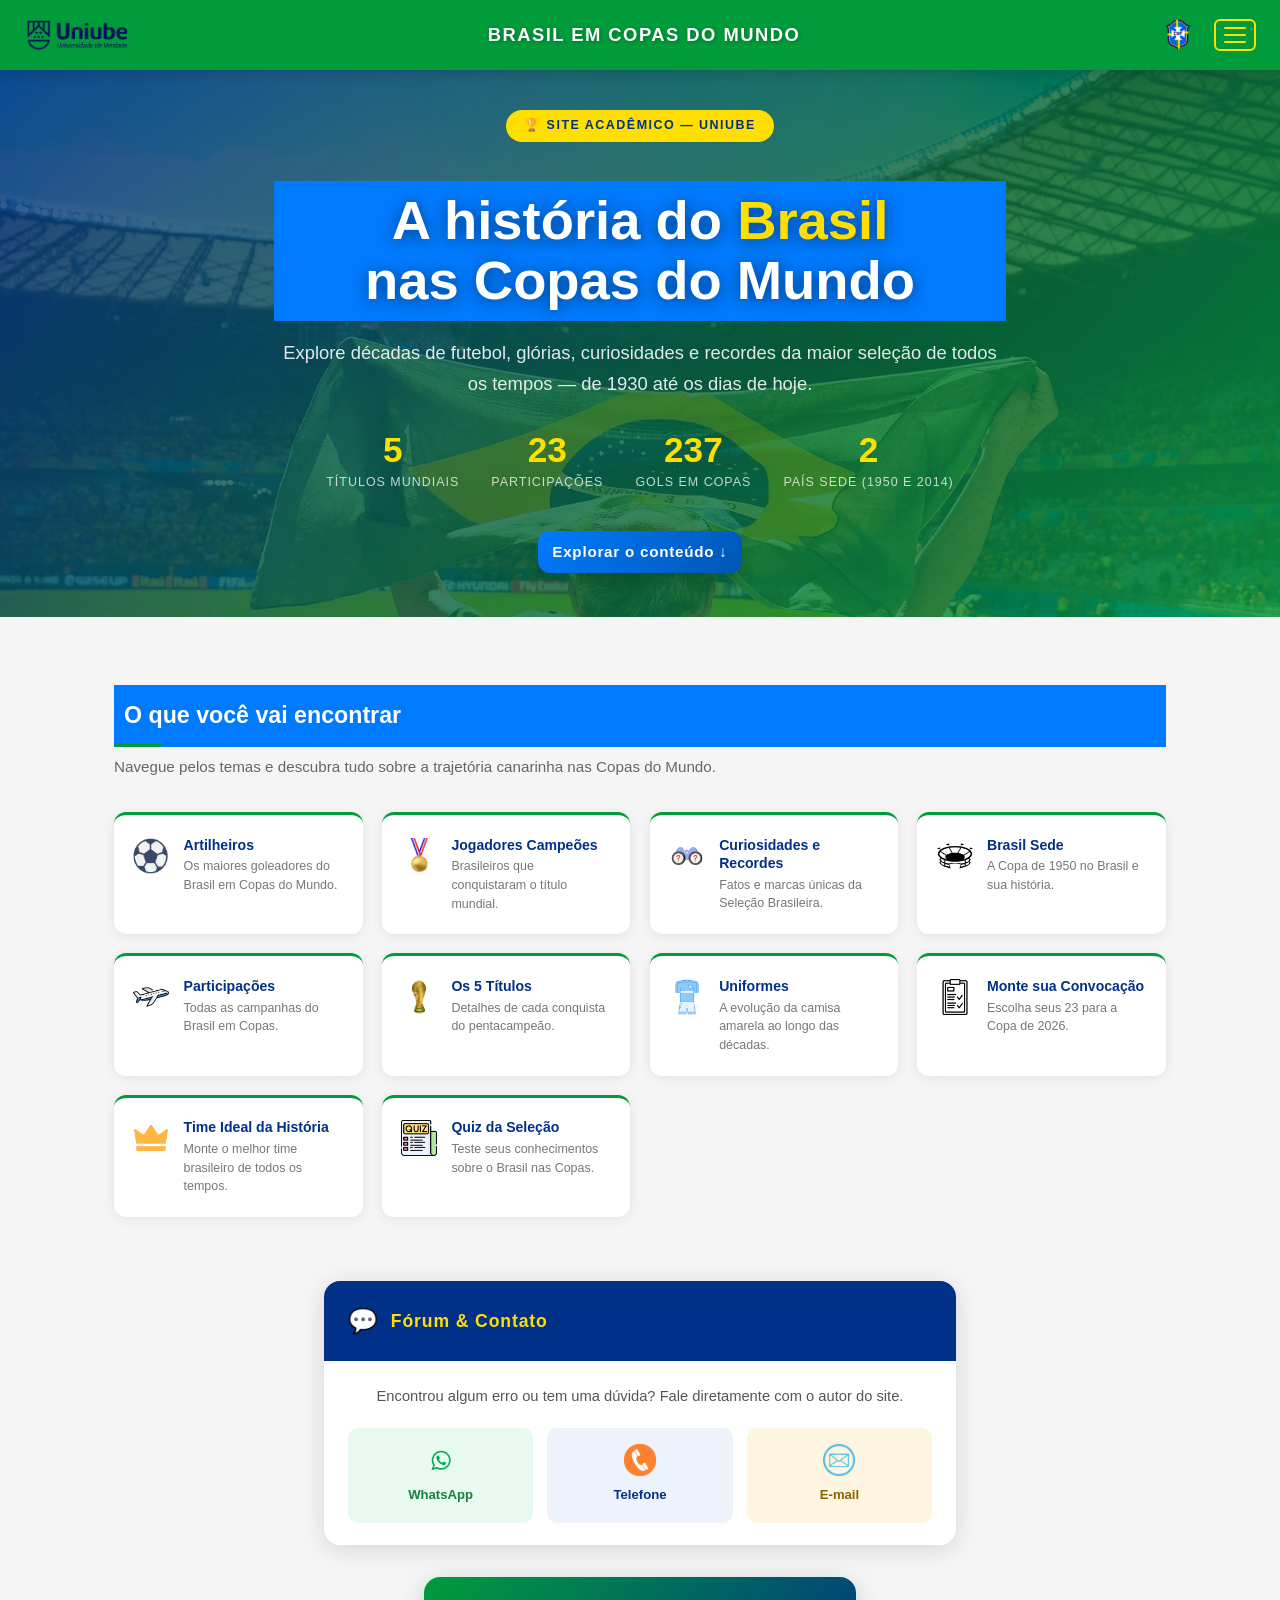
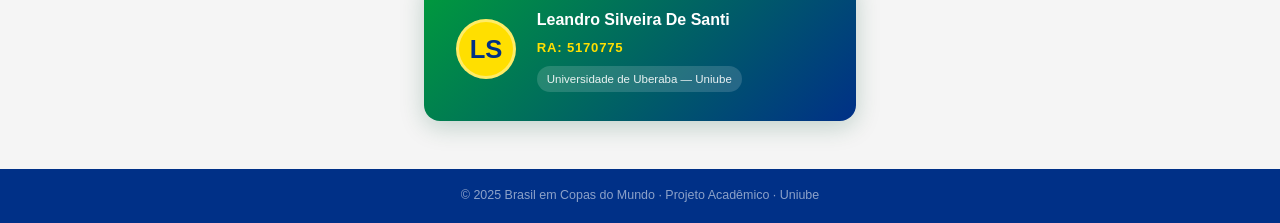
<file: index.html>
<!DOCTYPE html>
<html lang="pt-br">
<head>
    <meta charset="UTF-8">
    <meta name="viewport" content="width=device-width, initial-scale=1.0">
    <title>Brasil em Copas do Mundo</title>

    <!-- Google Tag Manager -->
    <script>(function(w,d,s,l,i){w[l]=w[l]||[];w[l].push({'gtm.start':
    new Date().getTime(),event:'gtm.js'});var f=d.getElementsByTagName(s)[0],
    j=d.createElement(s),dl=l!='dataLayer'?'&l='+l:'';j.async=true;j.src=
    'https://www.googletagmanager.com/gtm.js?id='+i+dl;f.parentNode.insertBefore(j,f);
    })(window,document,'script','dataLayer','GTM-WJT45FRX');</script>

    <!-- Google tag (gtag.js) -->
    <script async src="https://www.googletagmanager.com/gtag/js?id=G-67EZPYMGFR"></script>
    <script>
      window.dataLayer = window.dataLayer || [];
      function gtag(){dataLayer.push(arguments);}
      gtag('js', new Date());
      gtag('config', 'G-67EZPYMGFR');
    </script>

    <link rel="stylesheet" href="css/style.css">

    
</head>
<body>
    <!-- Google Tag Manager (noscript) -->
    <noscript><iframe src="https://www.googletagmanager.com/ns.html?id=GTM-WJT45FRX"
    height="0" width="0" style="display:none;visibility:hidden"></iframe></noscript>

    <!-- ===== HEADER ===== -->
    <header class="site-header">
        <a href="https://uniube.br/" target="_blank">
            <img src="imagens/Uniube.png" width="110" alt="Logo Uniube">
        </a>
        <h1>BRASIL EM COPAS DO MUNDO</h1>
        <img src="imagens/brasil.png" alt="Bandeira do Brasil" class="top-right-flag"
             onclick="window.scrollTo({top:0,behavior:'smooth'})">
        <button class="hamburger" id="hamburger"
                aria-label="Abrir menu" aria-expanded="false" aria-controls="menu-principal">
            <span></span><span></span><span></span>
        </button>
    </header>

    <!-- ===== MENU ===== -->
    <nav id="menu-principal" class="menu-principal" role="navigation">
        <a href="#rodape" id="dados-aluno">👤 Dados do Aluno</a>
        <a class="menu-link" href="artilheiros.html"><img src="imagens/bola.webp" class="bola-icon" alt="">Artilheiros do Brasil em Copas</a>
        <a class="menu-link" href="campeoes.html"><img src="imagens/medalha.png" class="bola-icon" alt="">Jogadores Brasileiros Campeões</a>
        <a class="menu-link" href="curiosidades_recordes.html"><img src="imagens/curiosidade.png" class="bola-icon" alt="">Curiosidades e Recordes</a>
        <a class="menu-link" href="pais_sede.html"><img src="imagens/estadio.png" class="bola-icon" alt="">Brasil como País Sede</a>
        <a class="menu-link" href="Participacoes.html"><img src="imagens/aviao.png" class="bola-icon" alt="">Participações do Brasil</a>
        <a class="menu-link" href="titulos.html"><img src="imagens/taça.png" class="bola-icon" alt="">Detalhes sobre os Títulos</a>
        <a class="menu-link" href="uniformes.html"><img src="imagens/uniforme.png" class="bola-icon" alt="">Histórico de Uniformes</a>
        <a class="menu-link" href="sua_convocacao.html"><img src="imagens/prancheta.png" class="bola-icon" alt="">Monte sua Convocação 2026</a>
        <a class="menu-link" href="dreamteam_campeoes.html"><img src="imagens/coroa.png" class="bola-icon" alt="">Time Ideal da História</a>
        <a class="menu-link" href="quiz.html"><img src="imagens/quiz.png" class="bola-icon" alt="">Quiz da Seleção</a>
    </nav>

    <!-- ===== HERO ===== -->
    <section class="hero">
        <div class="hero-bg" role="presentation"></div>
        <div class="hero-content">
            <span class="hero-badge">🏆 Site Acadêmico — Uniube</span>
            <h2 class="hero-titulo">
                A história do <span>Brasil</span><br>nas Copas do Mundo
            </h2>
            <p class="hero-subtitulo">
                Explore décadas de futebol, glórias, curiosidades e recordes
                da maior seleção de todos os tempos — de 1930 até os dias de hoje.
            </p>
            <div class="hero-stats">
                <div class="stat-item">
                    <span class="stat-numero">5</span>
                    <span class="stat-label">Títulos Mundiais</span>
                </div>
                <div class="stat-item">
                    <span class="stat-numero">23</span>
                    <span class="stat-label">Participações</span>
                </div>
                <div class="stat-item">
                    <span class="stat-numero">237</span>
                    <span class="stat-label">Gols em Copas</span>
                </div>
                <div class="stat-item">
                    <span class="stat-numero">2</span>
                    <span class="stat-label">País Sede (1950 e 2014)</span>
                </div>
            </div>
            <a href="#topicos" class="hero-cta">Explorar o conteúdo ↓</a>
        </div>
    </section>

    <!-- ===== TÓPICOS ===== -->
    <section class="secao" id="topicos">
        <h2 class="secao-titulo">O que você vai encontrar</h2>
        <p class="secao-desc">Navegue pelos temas e descubra tudo sobre a trajetória canarinha nas Copas do Mundo.</p>

        <div class="topicos-grid">
            <a class="topico-card" href="artilheiros.html">
                <img src="imagens/bola.webp" alt="">
                <div>
                    <div class="topico-card-titulo">Artilheiros</div>
                    <div class="topico-card-desc">Os maiores goleadores do Brasil em Copas do Mundo.</div>
                </div>
            </a>
            <a class="topico-card" href="campeoes.html">
                <img src="imagens/medalha.png" alt="">
                <div>
                    <div class="topico-card-titulo">Jogadores Campeões</div>
                    <div class="topico-card-desc">Brasileiros que conquistaram o título mundial.</div>
                </div>
            </a>
            <a class="topico-card" href="curiosidades_recordes.html">
                <img src="imagens/curiosidade.png" alt="">
                <div>
                    <div class="topico-card-titulo">Curiosidades e Recordes</div>
                    <div class="topico-card-desc">Fatos e marcas únicas da Seleção Brasileira.</div>
                </div>
            </a>
            <a class="topico-card" href="pais_sede.html">
                <img src="imagens/estadio.png" alt="">
                <div>
                    <div class="topico-card-titulo">Brasil Sede</div>
                    <div class="topico-card-desc">A Copa de 1950 no Brasil e sua história.</div>
                </div>
            </a>
            <a class="topico-card" href="Participacoes.html">
                <img src="imagens/aviao.png" alt="">
                <div>
                    <div class="topico-card-titulo">Participações</div>
                    <div class="topico-card-desc">Todas as campanhas do Brasil em Copas.</div>
                </div>
            </a>
            <a class="topico-card" href="titulos.html">
                <img src="imagens/taça.png" alt="">
                <div>
                    <div class="topico-card-titulo">Os 5 Títulos</div>
                    <div class="topico-card-desc">Detalhes de cada conquista do pentacampeão.</div>
                </div>
            </a>
            <a class="topico-card" href="uniformes.html">
                <img src="imagens/uniforme.png" alt="">
                <div>
                    <div class="topico-card-titulo">Uniformes</div>
                    <div class="topico-card-desc">A evolução da camisa amarela ao longo das décadas.</div>
                </div>
            </a>
            <a class="topico-card" href="sua_convocacao.html">
                <img src="imagens/prancheta.png" alt="">
                <div>
                    <div class="topico-card-titulo">Monte sua Convocação</div>
                    <div class="topico-card-desc">Escolha seus 23 para a Copa de 2026.</div>
                </div>
            </a>
            <a class="topico-card" href="dreamteam_campeoes.html">
                <img src="imagens/coroa.png" alt="">
                <div>
                    <div class="topico-card-titulo">Time Ideal da História</div>
                    <div class="topico-card-desc">Monte o melhor time brasileiro de todos os tempos.</div>
                </div>
            </a>
            <a class="topico-card" href="quiz.html">
                <img src="imagens/quiz.png" alt="">
                <div>
                    <div class="topico-card-titulo">Quiz da Seleção</div>
                    <div class="topico-card-desc">Teste seus conhecimentos sobre o Brasil nas Copas.</div>
                </div>
            </a>
        </div>
    </section>

    <!-- ===== FÓRUM / CONTATO ===== -->
    <section class="forum-secao">
        <div class="forum-card">
            <div class="forum-header">
                <span class="forum-header-icon">💬</span>
                <h3>Fórum & Contato</h3>
            </div>
            <div class="forum-body">
                <p>Encontrou algum erro ou tem uma dúvida? Fale diretamente com o autor do site.</p>
                <div class="contatos-grid">
                    <a href="https://web.whatsapp.com/" target="_blank" class="contato-btn whatsapp">
                        <img src="imagens/whatsapp.png" alt="WhatsApp">
                        WhatsApp
                    </a>
                    <a href="tel:+5534991875367" class="contato-btn telefone">
                        <img src="imagens/telefone.png" alt="Telefone">
                        Telefone
                    </a>
                    <a href="mailto:leandrosanti10@gmail.com" target="_blank" class="contato-btn email">
                        <img src="imagens/email.png" alt="E-mail">
                        E-mail
                    </a>
                </div>
            </div>
        </div>
    </section>

    <!-- ===== DADOS DO ALUNO ===== -->
    <section class="aluno-secao" id="rodape">
        <div class="aluno-card">
            <div class="aluno-avatar">LS</div>
            <div class="aluno-info">
                <h4>Leandro Silveira De Santi</h4>
                <div class="aluno-ra">RA: 5170775</div>
                <span class="aluno-badge">Universidade de Uberaba — Uniube</span>
            </div>
        </div>
    </section>

    <!-- ===== RODAPÉ ===== -->
    <footer class="footer-info">
        © 2025 Brasil em Copas do Mundo · Projeto Acadêmico · Uniube
    </footer>

    <script src="script.js"></script>
</body>
</html>
</file>
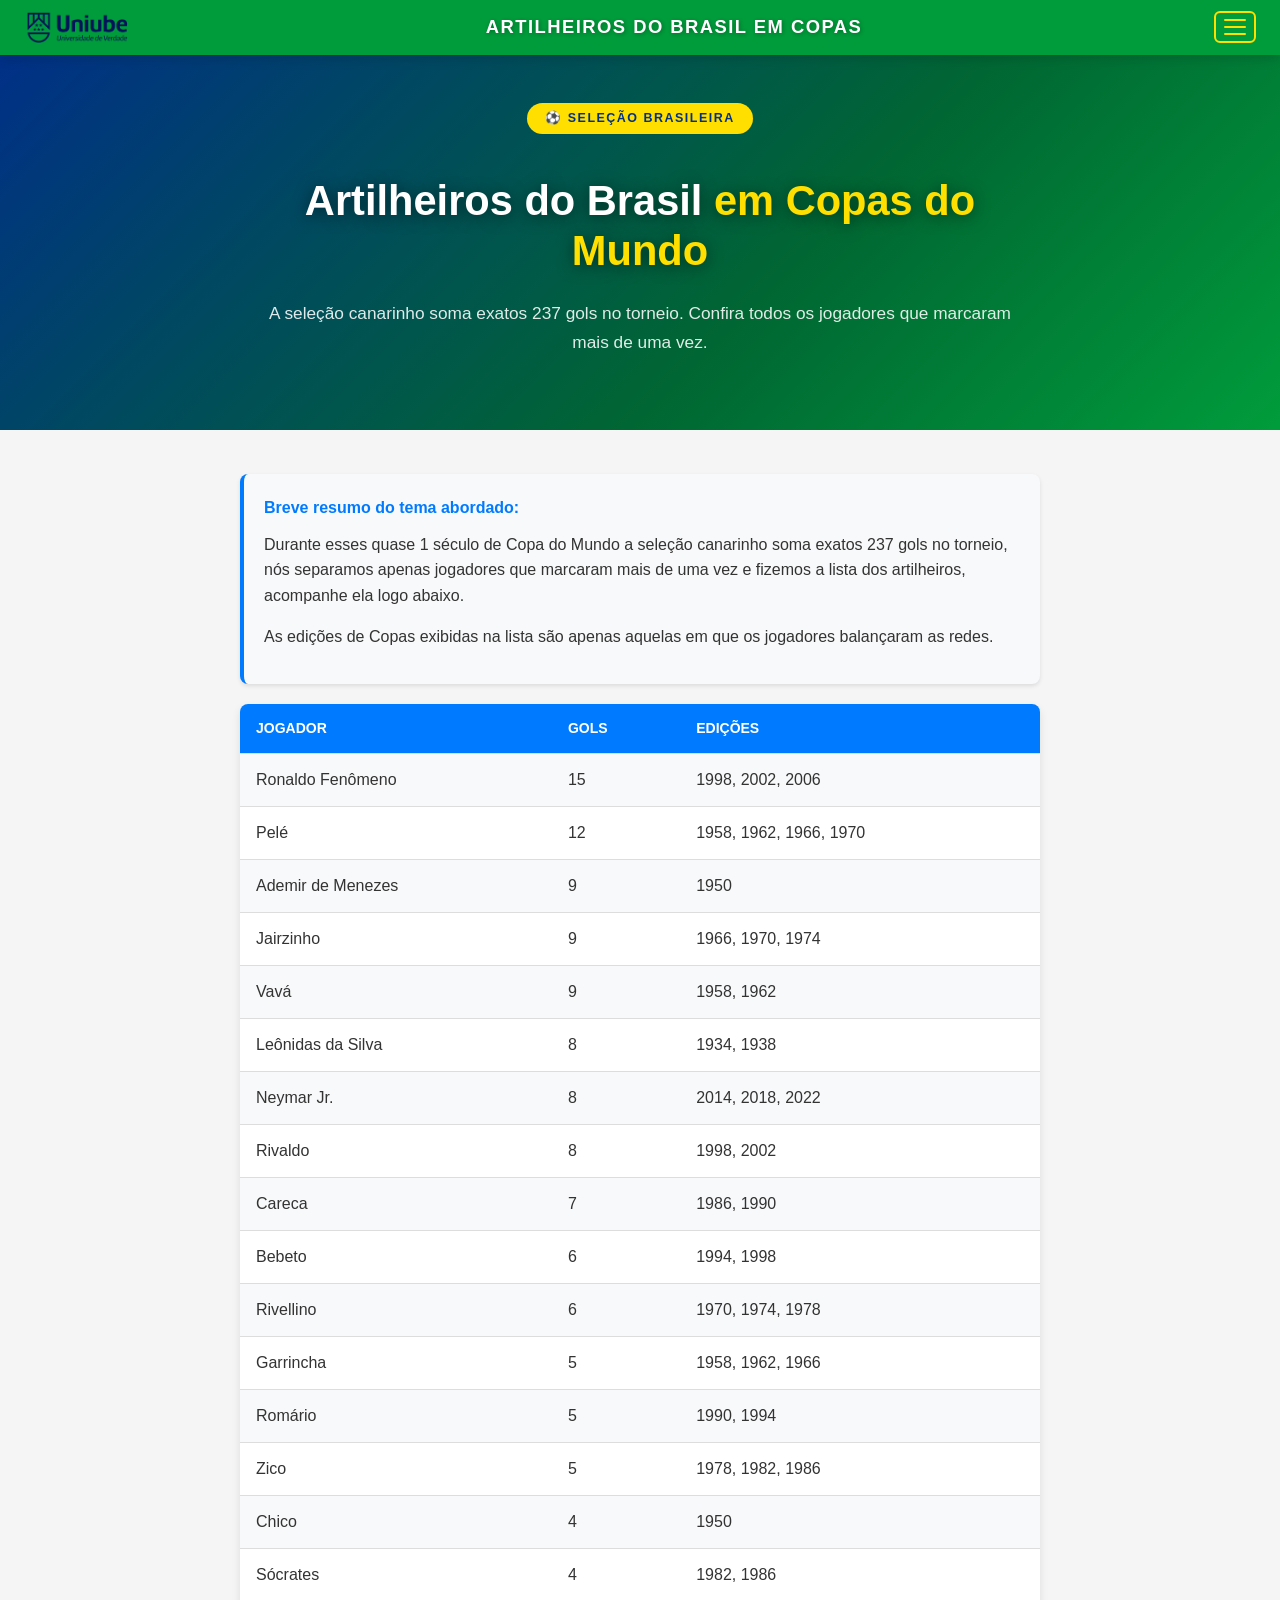
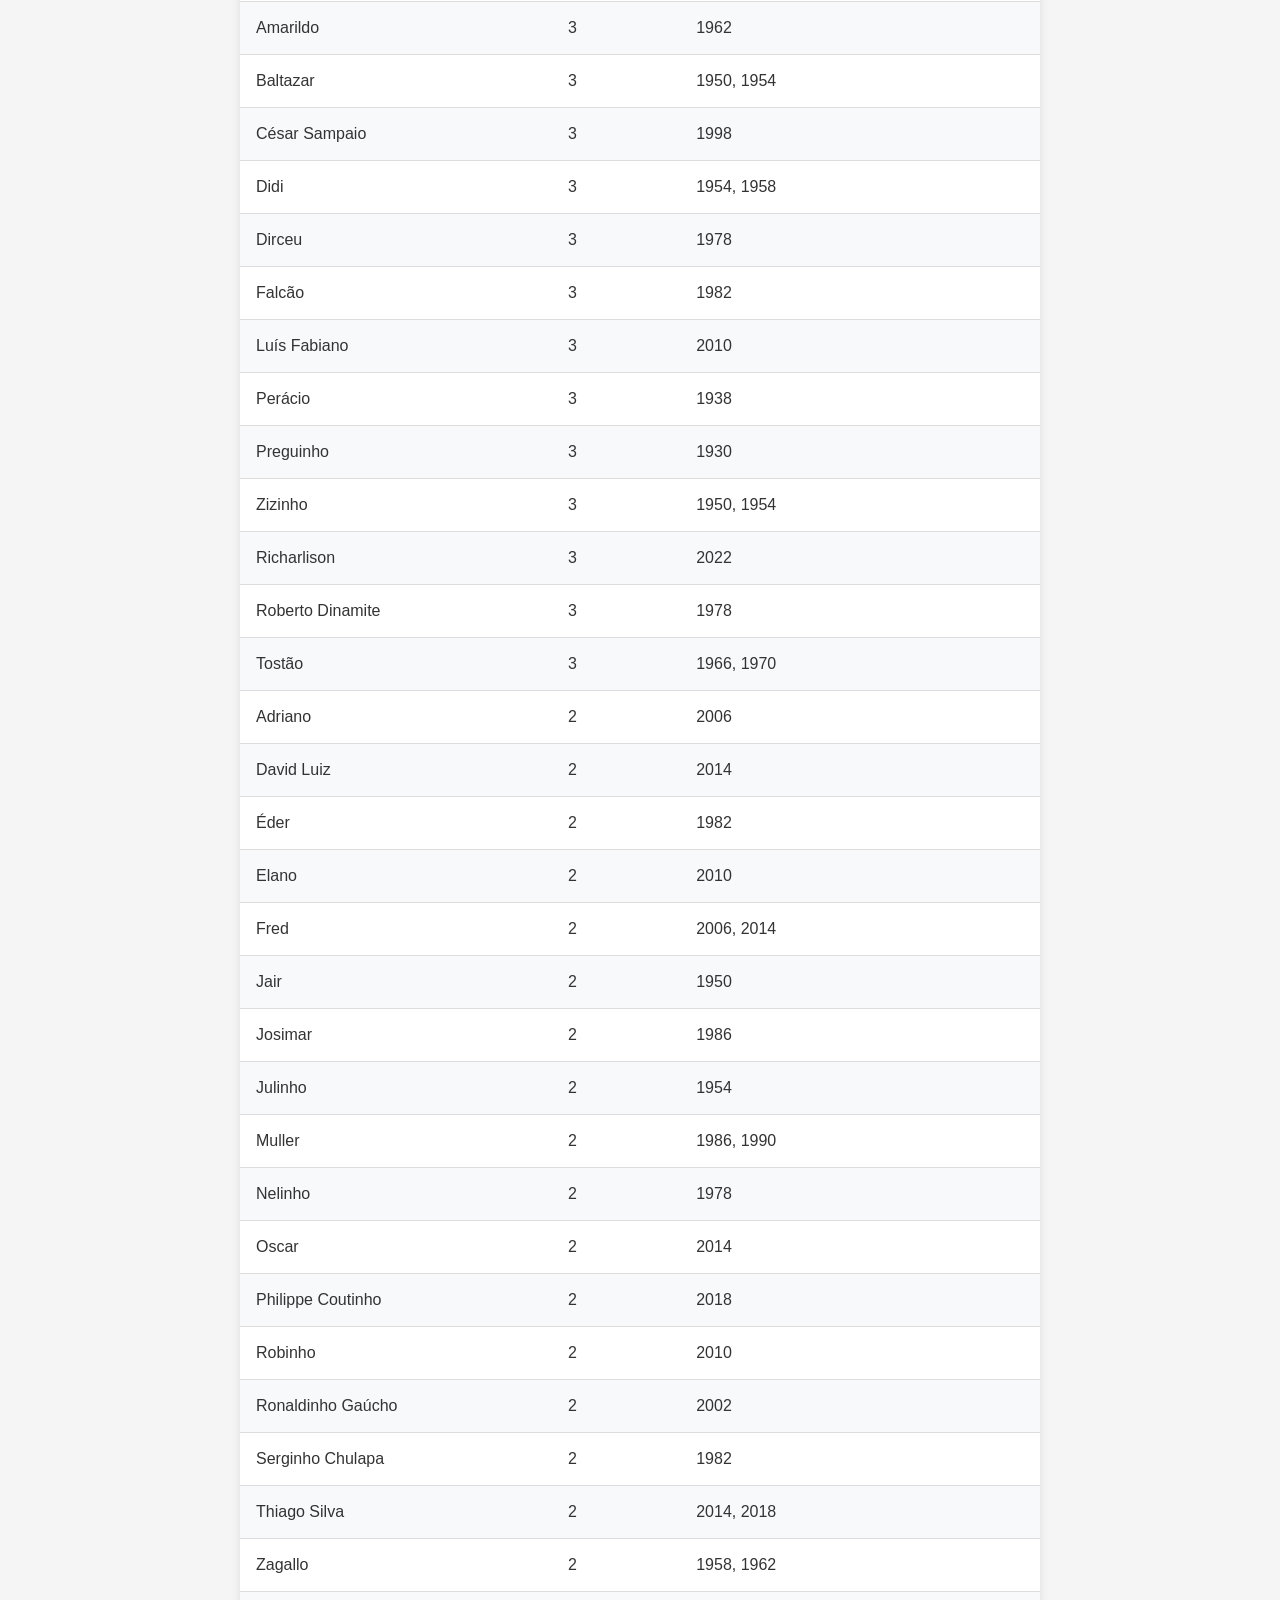
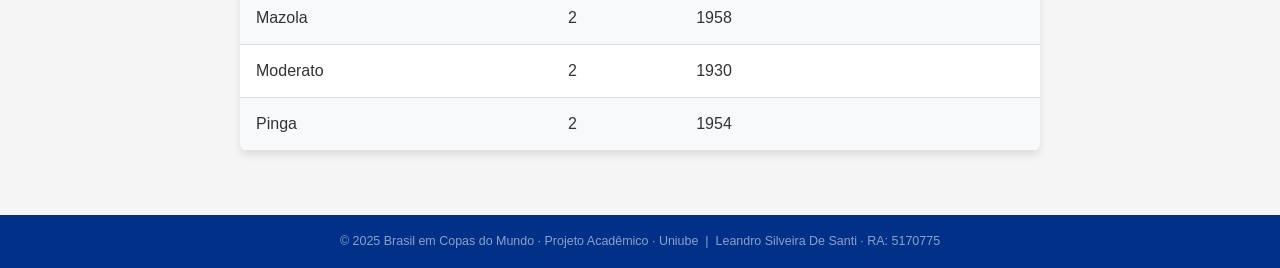
<file: artilheiros.html>
<!DOCTYPE html>
<html lang="pt-br">
<head>
    <meta charset="UTF-8">
    <meta name="viewport" content="width=device-width, initial-scale=1.0">
    <title>Artilheiros do Brasil em Copas</title>
    <!-- Google Tag Manager -->
    <script>(function(w,d,s,l,i){w[l]=w[l]||[];w[l].push({'gtm.start':
    new Date().getTime(),event:'gtm.js'});var f=d.getElementsByTagName(s)[0],
    j=d.createElement(s),dl=l!='dataLayer'?'&l='+l:'';j.async=true;j.src=
    'https://www.googletagmanager.com/gtm.js?id='+i+dl;f.parentNode.insertBefore(j,f);
    })(window,document,'script','dataLayer','GTM-WJT45FRX');</script>
    <!-- End Google Tag Manager -->
    <script async src="https://www.googletagmanager.com/gtag/js?id=G-67EZPYMGFR"></script>
    <script>
      window.dataLayer = window.dataLayer || [];
      function gtag(){dataLayer.push(arguments);}
      gtag('js', new Date());
      gtag('config', 'G-67EZPYMGFR');
    </script>
    <link rel="stylesheet" href="css/style.css">
</head>
<body>
    <!-- Google Tag Manager (noscript) -->
    <noscript><iframe src="https://www.googletagmanager.com/ns.html?id=GTM-WJT45FRX"
    height="0" width="0" style="display:none;visibility:hidden"></iframe></noscript>

    <!-- HEADER -->
    <header class="site-header">
        <a href="index.html">
            <img src="imagens/Uniube.png" width="110" alt="Logo Uniube" style="border:none;padding:0;background:none;border-radius:4px;">
        </a>
        <h1>ARTILHEIROS DO BRASIL EM COPAS</h1>
        <button class="hamburger" id="hamburger" aria-label="Abrir menu" aria-expanded="false" aria-controls="menu-principal">
            <span></span><span></span><span></span>
        </button>
    </header>

    <!-- MENU -->
    <nav id="menu-principal" class="menu-principal">
        <a href="index.html" class="voltar-link">← Voltar ao Início</a>
    </nav>

    <!-- HERO DA PÁGINA -->
    <section class="page-hero">
        <div class="page-hero-content">
            <span class="hero-badge">⚽ Seleção Brasileira</span>
            <h2 class="page-hero-titulo">Artilheiros do Brasil <span>em Copas do Mundo</span></h2>
            <p class="page-hero-subtitulo">A seleção canarinho soma exatos 237 gols no torneio. Confira todos os jogadores que marcaram mais de uma vez.</p>
        </div>
    </section>

    <main>

        <dl>
            <dt>Breve resumo do tema abordado:</dt>
            <dd>Durante esses quase 1 século de Copa do Mundo a seleção canarinho soma exatos 237 gols no torneio, nós separamos apenas jogadores que marcaram mais de uma vez e fizemos a lista dos artilheiros, acompanhe ela logo abaixo.</dd>
            <dd>As edições de Copas exibidas na lista são apenas aquelas em que os jogadores balançaram as redes.</dd>
        </dl>

        <table>
            <tr>
                <th>Jogador</th>
                <th>Gols</th>
                <th>Edições</th>
            </tr>
            <tr><td>Ronaldo Fenômeno</td><td>15</td><td>1998, 2002, 2006</td></tr>
            <tr><td>Pelé</td><td>12</td><td>1958, 1962, 1966, 1970</td></tr>
            <tr><td>Ademir de Menezes</td><td>9</td><td>1950</td></tr>
            <tr><td>Jairzinho</td><td>9</td><td>1966, 1970, 1974</td></tr>
            <tr><td>Vavá</td><td>9</td><td>1958, 1962</td></tr>
            <tr><td>Leônidas da Silva</td><td>8</td><td>1934, 1938</td></tr>
            <tr><td>Neymar Jr.</td><td>8</td><td>2014, 2018, 2022</td></tr>
            <tr><td>Rivaldo</td><td>8</td><td>1998, 2002</td></tr>
            <tr><td>Careca</td><td>7</td><td>1986, 1990</td></tr>
            <tr><td>Bebeto</td><td>6</td><td>1994, 1998</td></tr>
            <tr><td>Rivellino</td><td>6</td><td>1970, 1974, 1978</td></tr>
            <tr><td>Garrincha</td><td>5</td><td>1958, 1962, 1966</td></tr>
            <tr><td>Romário</td><td>5</td><td>1990, 1994</td></tr>
            <tr><td>Zico</td><td>5</td><td>1978, 1982, 1986</td></tr>
            <tr><td>Chico</td><td>4</td><td>1950</td></tr>
            <tr><td>Sócrates</td><td>4</td><td>1982, 1986</td></tr>
            <tr><td>Amarildo</td><td>3</td><td>1962</td></tr>
            <tr><td>Baltazar</td><td>3</td><td>1950, 1954</td></tr>
            <tr><td>César Sampaio</td><td>3</td><td>1998</td></tr>
            <tr><td>Didi</td><td>3</td><td>1954, 1958</td></tr>
            <tr><td>Dirceu</td><td>3</td><td>1978</td></tr>
            <tr><td>Falcão</td><td>3</td><td>1982</td></tr>
            <tr><td>Luís Fabiano</td><td>3</td><td>2010</td></tr>
            <tr><td>Perácio</td><td>3</td><td>1938</td></tr>
            <tr><td>Preguinho</td><td>3</td><td>1930</td></tr>
            <tr><td>Zizinho</td><td>3</td><td>1950, 1954</td></tr>
            <tr><td>Richarlison</td><td>3</td><td>2022</td></tr>
            <tr><td>Roberto Dinamite</td><td>3</td><td>1978</td></tr>
            <tr><td>Tostão</td><td>3</td><td>1966, 1970</td></tr>
            <tr><td>Adriano</td><td>2</td><td>2006</td></tr>
            <tr><td>David Luiz</td><td>2</td><td>2014</td></tr>
            <tr><td>Éder</td><td>2</td><td>1982</td></tr>
            <tr><td>Elano</td><td>2</td><td>2010</td></tr>
            <tr><td>Fred</td><td>2</td><td>2006, 2014</td></tr>
            <tr><td>Jair</td><td>2</td><td>1950</td></tr>
            <tr><td>Josimar</td><td>2</td><td>1986</td></tr>
            <tr><td>Julinho</td><td>2</td><td>1954</td></tr>
            <tr><td>Muller</td><td>2</td><td>1986, 1990</td></tr>
            <tr><td>Nelinho</td><td>2</td><td>1978</td></tr>
            <tr><td>Oscar</td><td>2</td><td>2014</td></tr>
            <tr><td>Philippe Coutinho</td><td>2</td><td>2018</td></tr>
            <tr><td>Robinho</td><td>2</td><td>2010</td></tr>
            <tr><td>Ronaldinho Gaúcho</td><td>2</td><td>2002</td></tr>
            <tr><td>Serginho Chulapa</td><td>2</td><td>1982</td></tr>
            <tr><td>Thiago Silva</td><td>2</td><td>2014, 2018</td></tr>
            <tr><td>Zagallo</td><td>2</td><td>1958, 1962</td></tr>
            <tr><td>Mazola</td><td>2</td><td>1958</td></tr>
            <tr><td>Moderato</td><td>2</td><td>1930</td></tr>
            <tr><td>Pinga</td><td>2</td><td>1954</td></tr>
        </table>
    </main>

    <footer class="footer-info">
        © 2025 Brasil em Copas do Mundo · Projeto Acadêmico · Uniube &nbsp;|&nbsp; Leandro Silveira De Santi · RA: 5170775
    </footer>

    <script src="script.js"></script>
</body>
</html>
</file>
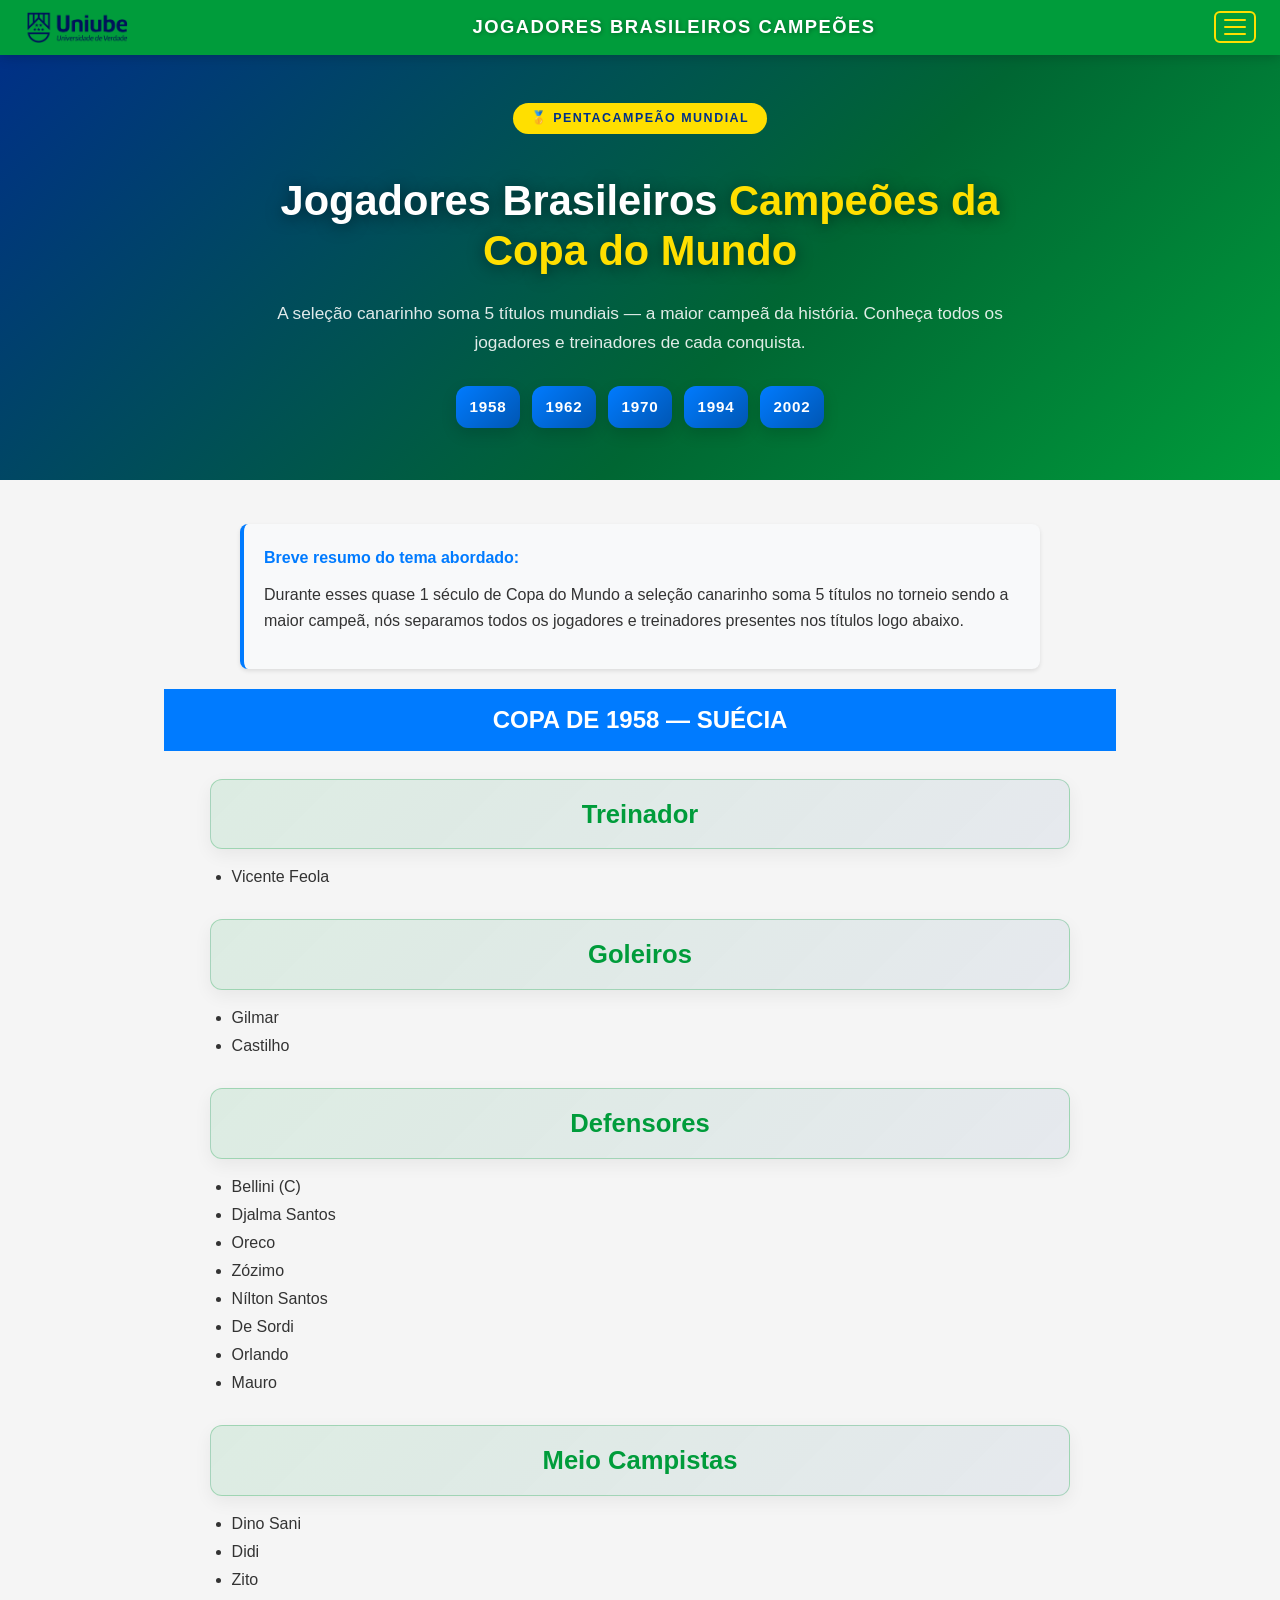
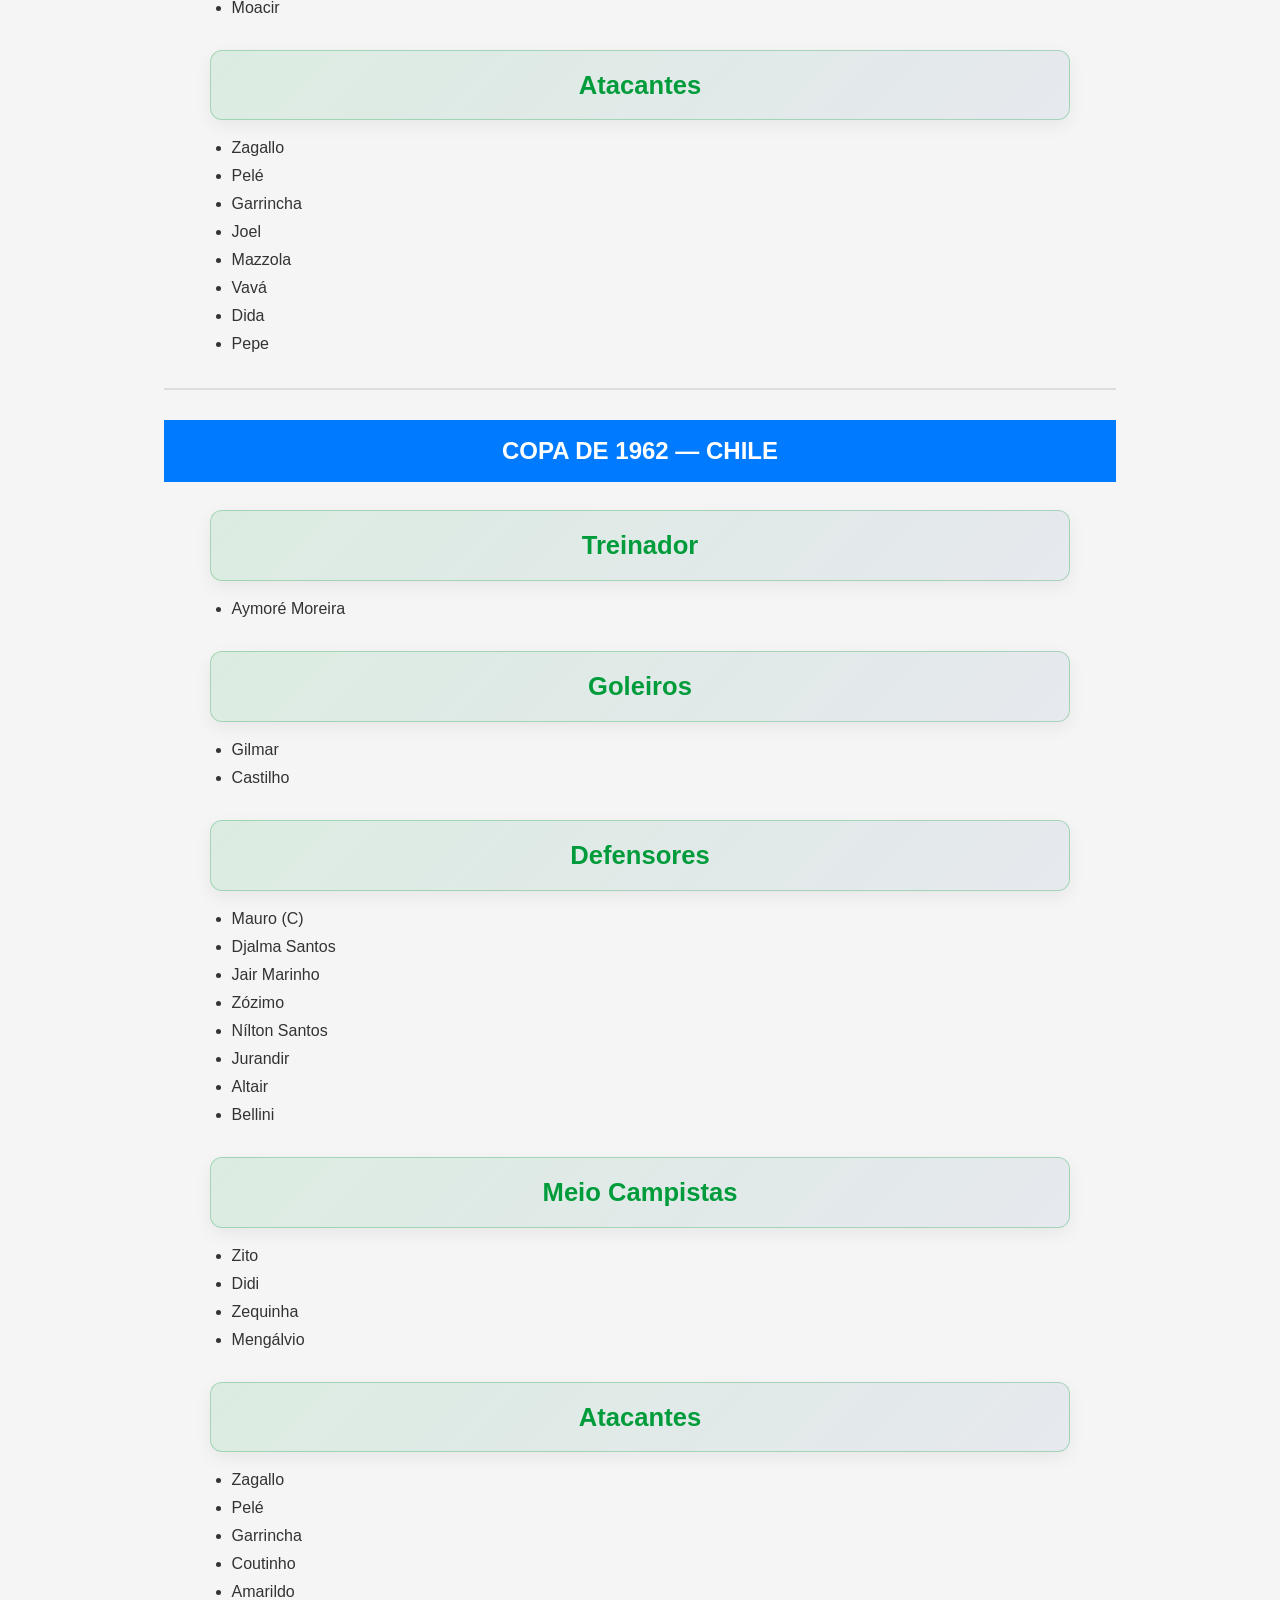
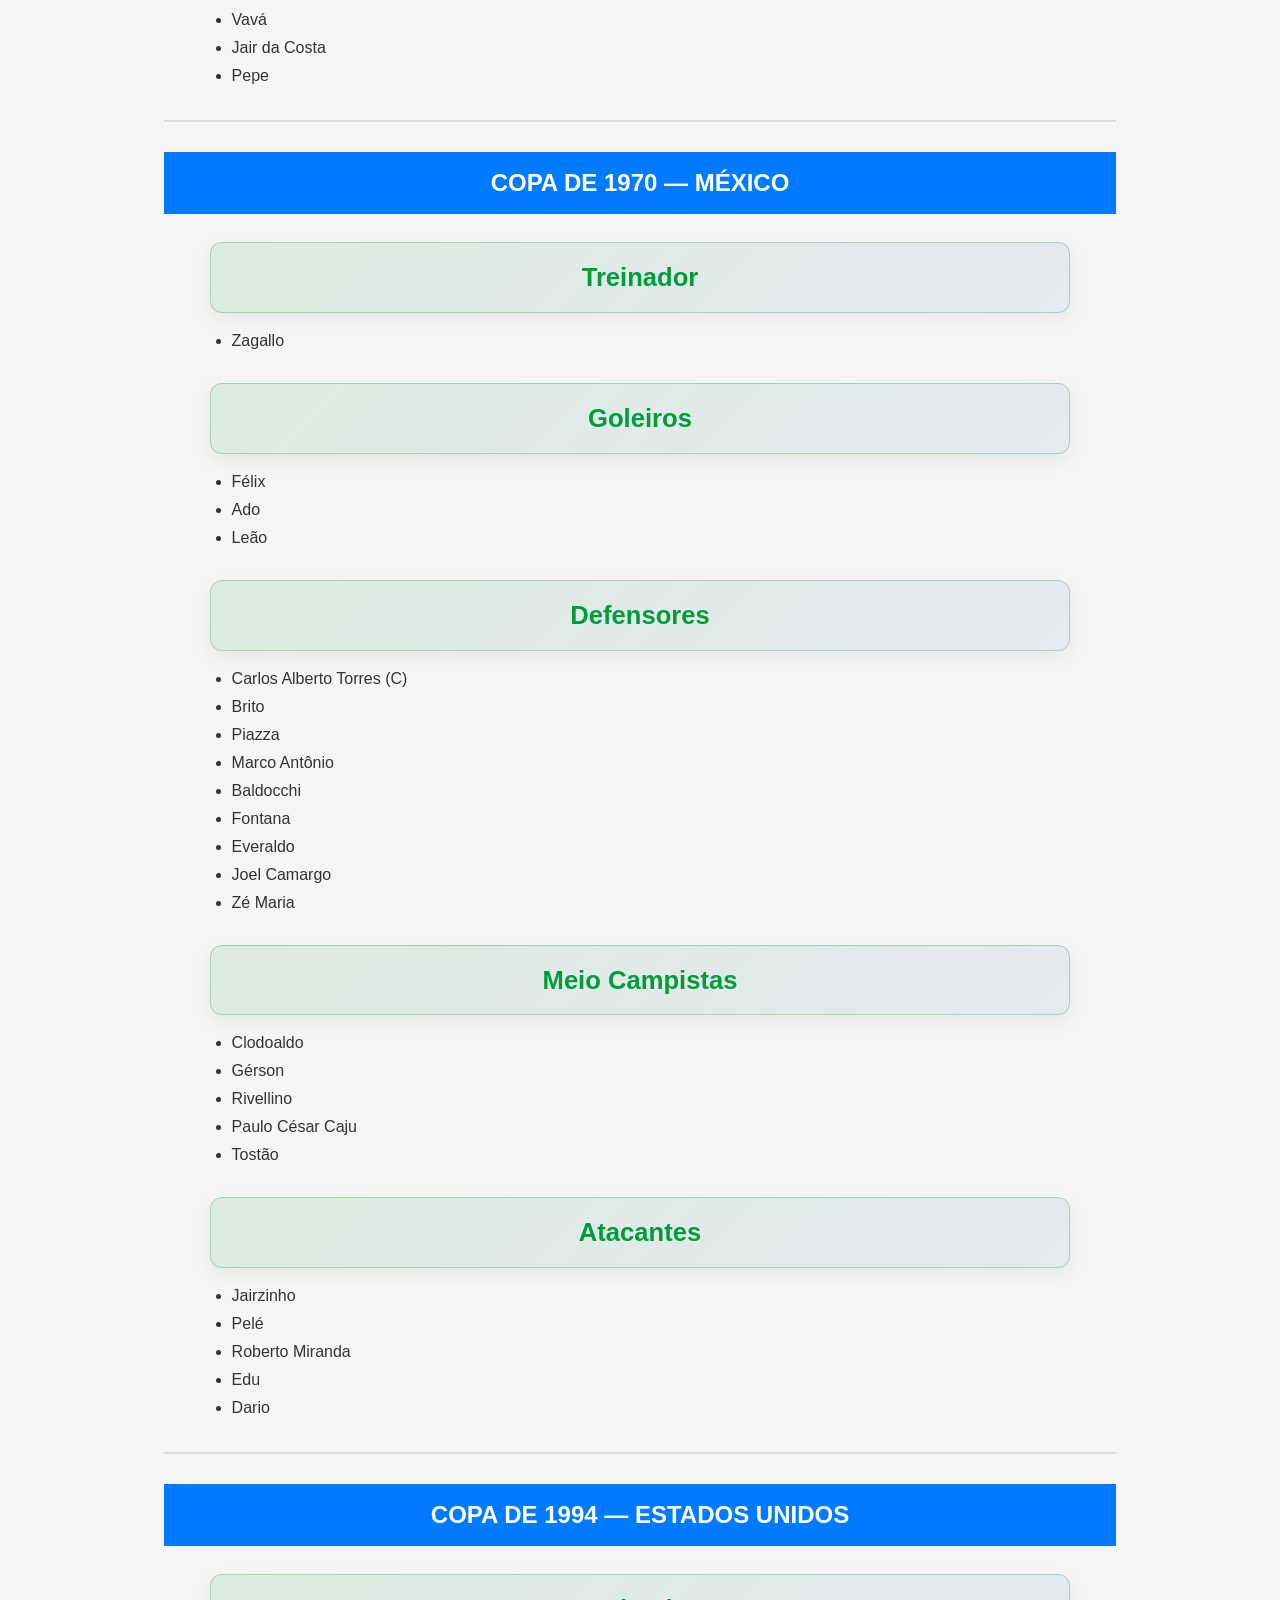
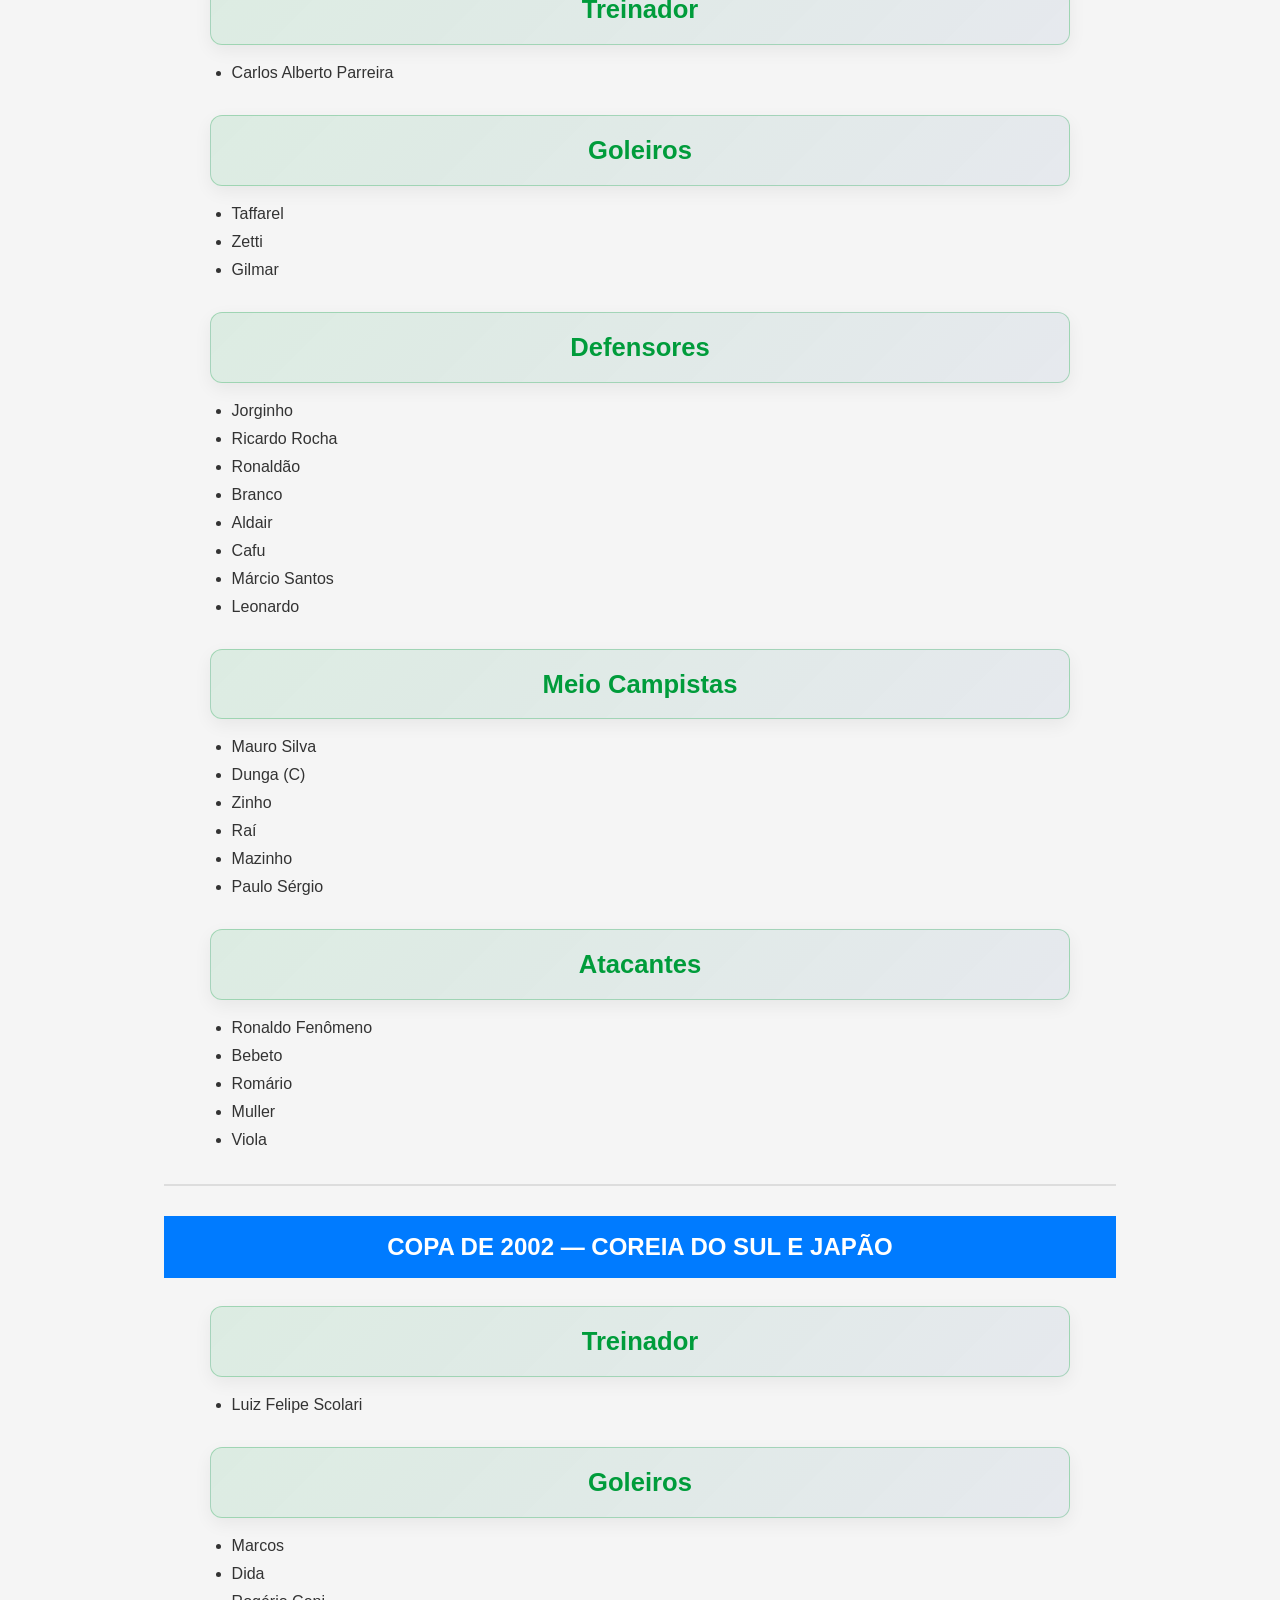
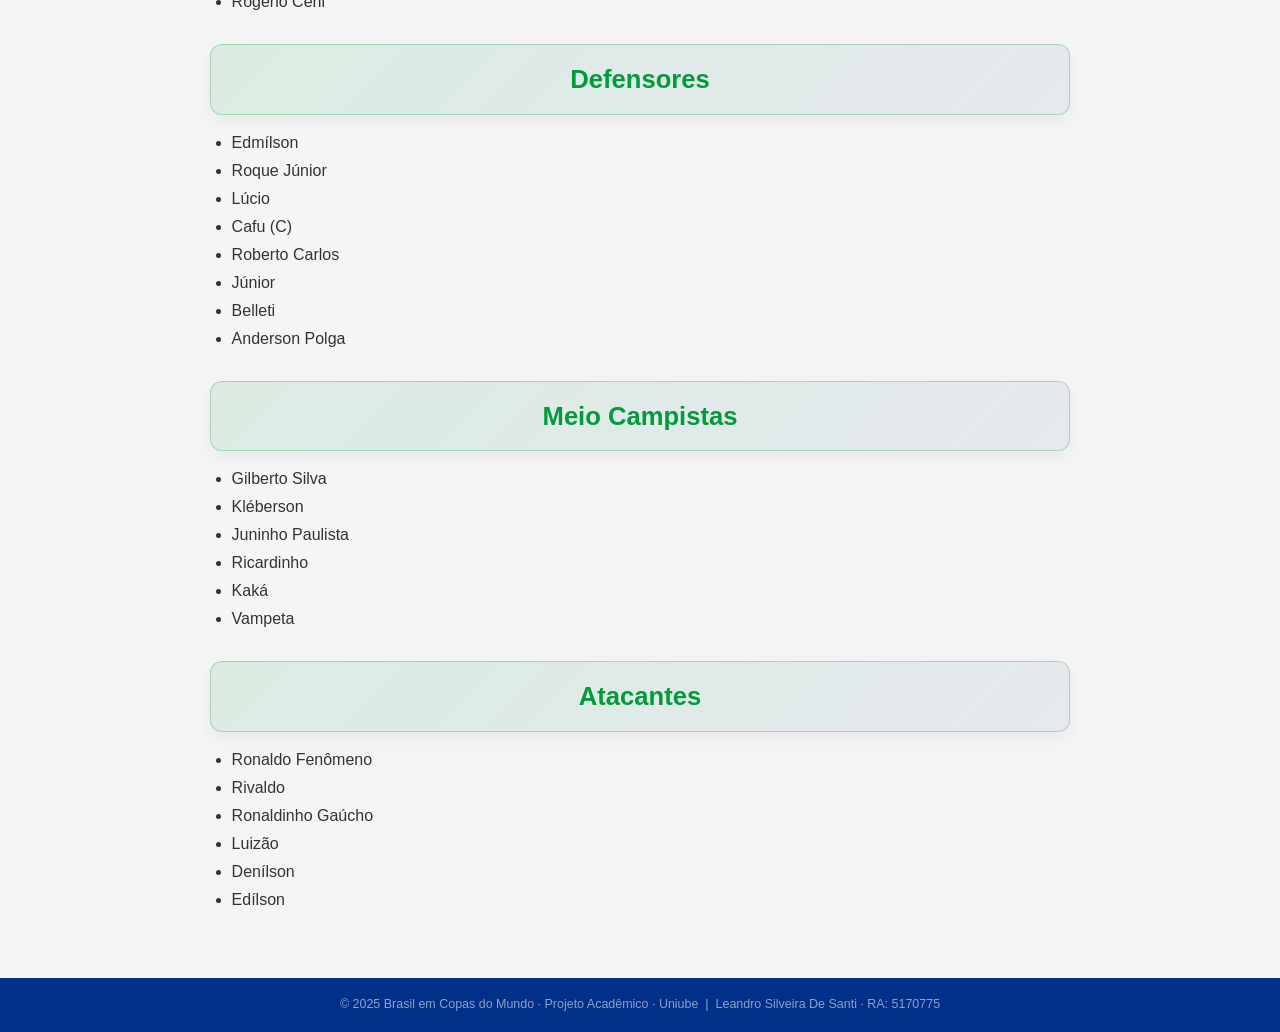
<file: campeoes.html>
<!DOCTYPE html>
<html lang="pt-br">
<head>
    <meta charset="UTF-8">
    <meta name="viewport" content="width=device-width, initial-scale=1.0">
    <title>Jogadores Brasileiros Campeões da Copa do Mundo</title>
    <!-- Google Tag Manager -->
    <script>(function(w,d,s,l,i){w[l]=w[l]||[];w[l].push({'gtm.start':
    new Date().getTime(),event:'gtm.js'});var f=d.getElementsByTagName(s)[0],
    j=d.createElement(s),dl=l!='dataLayer'?'&l='+l:'';j.async=true;j.src=
    'https://www.googletagmanager.com/gtm.js?id='+i+dl;f.parentNode.insertBefore(j,f);
    })(window,document,'script','dataLayer','GTM-WJT45FRX');</script>
    <!-- End Google Tag Manager -->
    <script async src="https://www.googletagmanager.com/gtag/js?id=G-67EZPYMGFR"></script>
    <script>
      window.dataLayer = window.dataLayer || [];
      function gtag(){dataLayer.push(arguments);}
      gtag('js', new Date());
      gtag('config', 'G-67EZPYMGFR');
    </script>
    <link rel="stylesheet" href="css/style.css">
</head>
<body>
    <!-- Google Tag Manager (noscript) -->
    <noscript><iframe src="https://www.googletagmanager.com/ns.html?id=GTM-WJT45FRX"
    height="0" width="0" style="display:none;visibility:hidden"></iframe></noscript>

    <!-- HEADER -->
    <header class="site-header">
        <a href="index.html">
            <img src="imagens/Uniube.png" width="110" alt="Logo Uniube" style="border:none;padding:0;background:none;border-radius:4px;">
        </a>
        <h1>JOGADORES BRASILEIROS CAMPEÕES</h1>
        <button class="hamburger" id="hamburger" aria-label="Abrir menu" aria-expanded="false" aria-controls="menu-principal">
            <span></span><span></span><span></span>
        </button>
    </header>

    <!-- MENU -->
    <nav id="menu-principal" class="menu-principal">
        <a href="index.html" class="voltar-link">← Voltar ao Início</a>
        <a href="#58" class="menu-link">🏆 Copa de 1958</a>
        <a href="#62" class="menu-link">🏆 Copa de 1962</a>
        <a href="#70" class="menu-link">🏆 Copa de 1970</a>
        <a href="#94" class="menu-link">🏆 Copa de 1994</a>
        <a href="#02" class="menu-link">🏆 Copa de 2002</a>
    </nav>

    <!-- HERO DA PÁGINA -->
    <section class="page-hero">
        <div class="page-hero-content">
            <span class="hero-badge">🥇 Pentacampeão Mundial</span>
            <h2 class="page-hero-titulo">Jogadores Brasileiros <span>Campeões da Copa do Mundo</span></h2>
            <p class="page-hero-subtitulo">A seleção canarinho soma 5 títulos mundiais — a maior campeã da história. Conheça todos os jogadores e treinadores de cada conquista.</p>
            <div class="page-hero-nav">
                <a href="#58" class="hero-cta">1958</a>
                <a href="#62" class="hero-cta">1962</a>
                <a href="#70" class="hero-cta">1970</a>
                <a href="#94" class="hero-cta">1994</a>
                <a href="#02" class="hero-cta">2002</a>
            </div>
        </div>
    </section>

    <main>

        <dl>
            <dt>Breve resumo do tema abordado:</dt>
            <dd>Durante esses quase 1 século de Copa do Mundo a seleção canarinho soma 5 títulos no torneio sendo a maior campeã, nós separamos todos os jogadores e treinadores presentes nos títulos logo abaixo.</dd>
        </dl>

        <!-- 1958 -->
        <h2 id="58">COPA DE 1958 — SUÉCIA</h2>
        <h3>Treinador</h3>
        <ul><li>Vicente Feola</li></ul>
        <h3>Goleiros</h3>
        <ul><li>Gilmar</li><li>Castilho</li></ul>
        <h3>Defensores</h3>
        <ul>
            <li>Bellini (C)</li><li>Djalma Santos</li><li>Oreco</li><li>Zózimo</li>
            <li>Nílton Santos</li><li>De Sordi</li><li>Orlando</li><li>Mauro</li>
        </ul>
        <h3>Meio Campistas</h3>
        <ul><li>Dino Sani</li><li>Didi</li><li>Zito</li><li>Moacir</li></ul>
        <h3>Atacantes</h3>
        <ul>
            <li>Zagallo</li><li>Pelé</li><li>Garrincha</li><li>Joel</li>
            <li>Mazzola</li><li>Vavá</li><li>Dida</li><li>Pepe</li>
        </ul>
        <hr style="border:none;border-top:2px solid #ddd;margin:30px 0;">

        <!-- 1962 -->
        <h2 id="62">COPA DE 1962 — CHILE</h2>
        <h3>Treinador</h3>
        <ul><li>Aymoré Moreira</li></ul>
        <h3>Goleiros</h3>
        <ul><li>Gilmar</li><li>Castilho</li></ul>
        <h3>Defensores</h3>
        <ul>
            <li>Mauro (C)</li><li>Djalma Santos</li><li>Jair Marinho</li><li>Zózimo</li>
            <li>Nílton Santos</li><li>Jurandir</li><li>Altair</li><li>Bellini</li>
        </ul>
        <h3>Meio Campistas</h3>
        <ul><li>Zito</li><li>Didi</li><li>Zequinha</li><li>Mengálvio</li></ul>
        <h3>Atacantes</h3>
        <ul>
            <li>Zagallo</li><li>Pelé</li><li>Garrincha</li><li>Coutinho</li>
            <li>Amarildo</li><li>Vavá</li><li>Jair da Costa</li><li>Pepe</li>
        </ul>
        <hr style="border:none;border-top:2px solid #ddd;margin:30px 0;">

        <!-- 1970 -->
        <h2 id="70">COPA DE 1970 — MÉXICO</h2>
        <h3>Treinador</h3>
        <ul><li>Zagallo</li></ul>
        <h3>Goleiros</h3>
        <ul><li>Félix</li><li>Ado</li><li>Leão</li></ul>
        <h3>Defensores</h3>
        <ul>
            <li>Carlos Alberto Torres (C)</li><li>Brito</li><li>Piazza</li><li>Marco Antônio</li>
            <li>Baldocchi</li><li>Fontana</li><li>Everaldo</li><li>Joel Camargo</li><li>Zé Maria</li>
        </ul>
        <h3>Meio Campistas</h3>
        <ul><li>Clodoaldo</li><li>Gérson</li><li>Rivellino</li><li>Paulo César Caju</li><li>Tostão</li></ul>
        <h3>Atacantes</h3>
        <ul><li>Jairzinho</li><li>Pelé</li><li>Roberto Miranda</li><li>Edu</li><li>Dario</li></ul>
        <hr style="border:none;border-top:2px solid #ddd;margin:30px 0;">

        <!-- 1994 -->
        <h2 id="94">COPA DE 1994 — ESTADOS UNIDOS</h2>
        <h3>Treinador</h3>
        <ul><li>Carlos Alberto Parreira</li></ul>
        <h3>Goleiros</h3>
        <ul><li>Taffarel</li><li>Zetti</li><li>Gilmar</li></ul>
        <h3>Defensores</h3>
        <ul>
            <li>Jorginho</li><li>Ricardo Rocha</li><li>Ronaldão</li><li>Branco</li>
            <li>Aldair</li><li>Cafu</li><li>Márcio Santos</li><li>Leonardo</li>
        </ul>
        <h3>Meio Campistas</h3>
        <ul><li>Mauro Silva</li><li>Dunga (C)</li><li>Zinho</li><li>Raí</li><li>Mazinho</li><li>Paulo Sérgio</li></ul>
        <h3>Atacantes</h3>
        <ul><li>Ronaldo Fenômeno</li><li>Bebeto</li><li>Romário</li><li>Muller</li><li>Viola</li></ul>
        <hr style="border:none;border-top:2px solid #ddd;margin:30px 0;">

        <!-- 2002 -->
        <h2 id="02">COPA DE 2002 — COREIA DO SUL E JAPÃO</h2>
        <h3>Treinador</h3>
        <ul><li>Luiz Felipe Scolari</li></ul>
        <h3>Goleiros</h3>
        <ul><li>Marcos</li><li>Dida</li><li>Rogério Ceni</li></ul>
        <h3>Defensores</h3>
        <ul>
            <li>Edmílson</li><li>Roque Júnior</li><li>Lúcio</li><li>Cafu (C)</li>
            <li>Roberto Carlos</li><li>Júnior</li><li>Belleti</li><li>Anderson Polga</li>
        </ul>
        <h3>Meio Campistas</h3>
        <ul><li>Gilberto Silva</li><li>Kléberson</li><li>Juninho Paulista</li><li>Ricardinho</li><li>Kaká</li><li>Vampeta</li></ul>
        <h3>Atacantes</h3>
        <ul><li>Ronaldo Fenômeno</li><li>Rivaldo</li><li>Ronaldinho Gaúcho</li><li>Luizão</li><li>Denílson</li><li>Edílson</li></ul>

    </main>

    <footer class="footer-info">
        © 2025 Brasil em Copas do Mundo · Projeto Acadêmico · Uniube &nbsp;|&nbsp; Leandro Silveira De Santi · RA: 5170775
    </footer>

    <script src="script.js"></script>
</body>
</html>
</file>
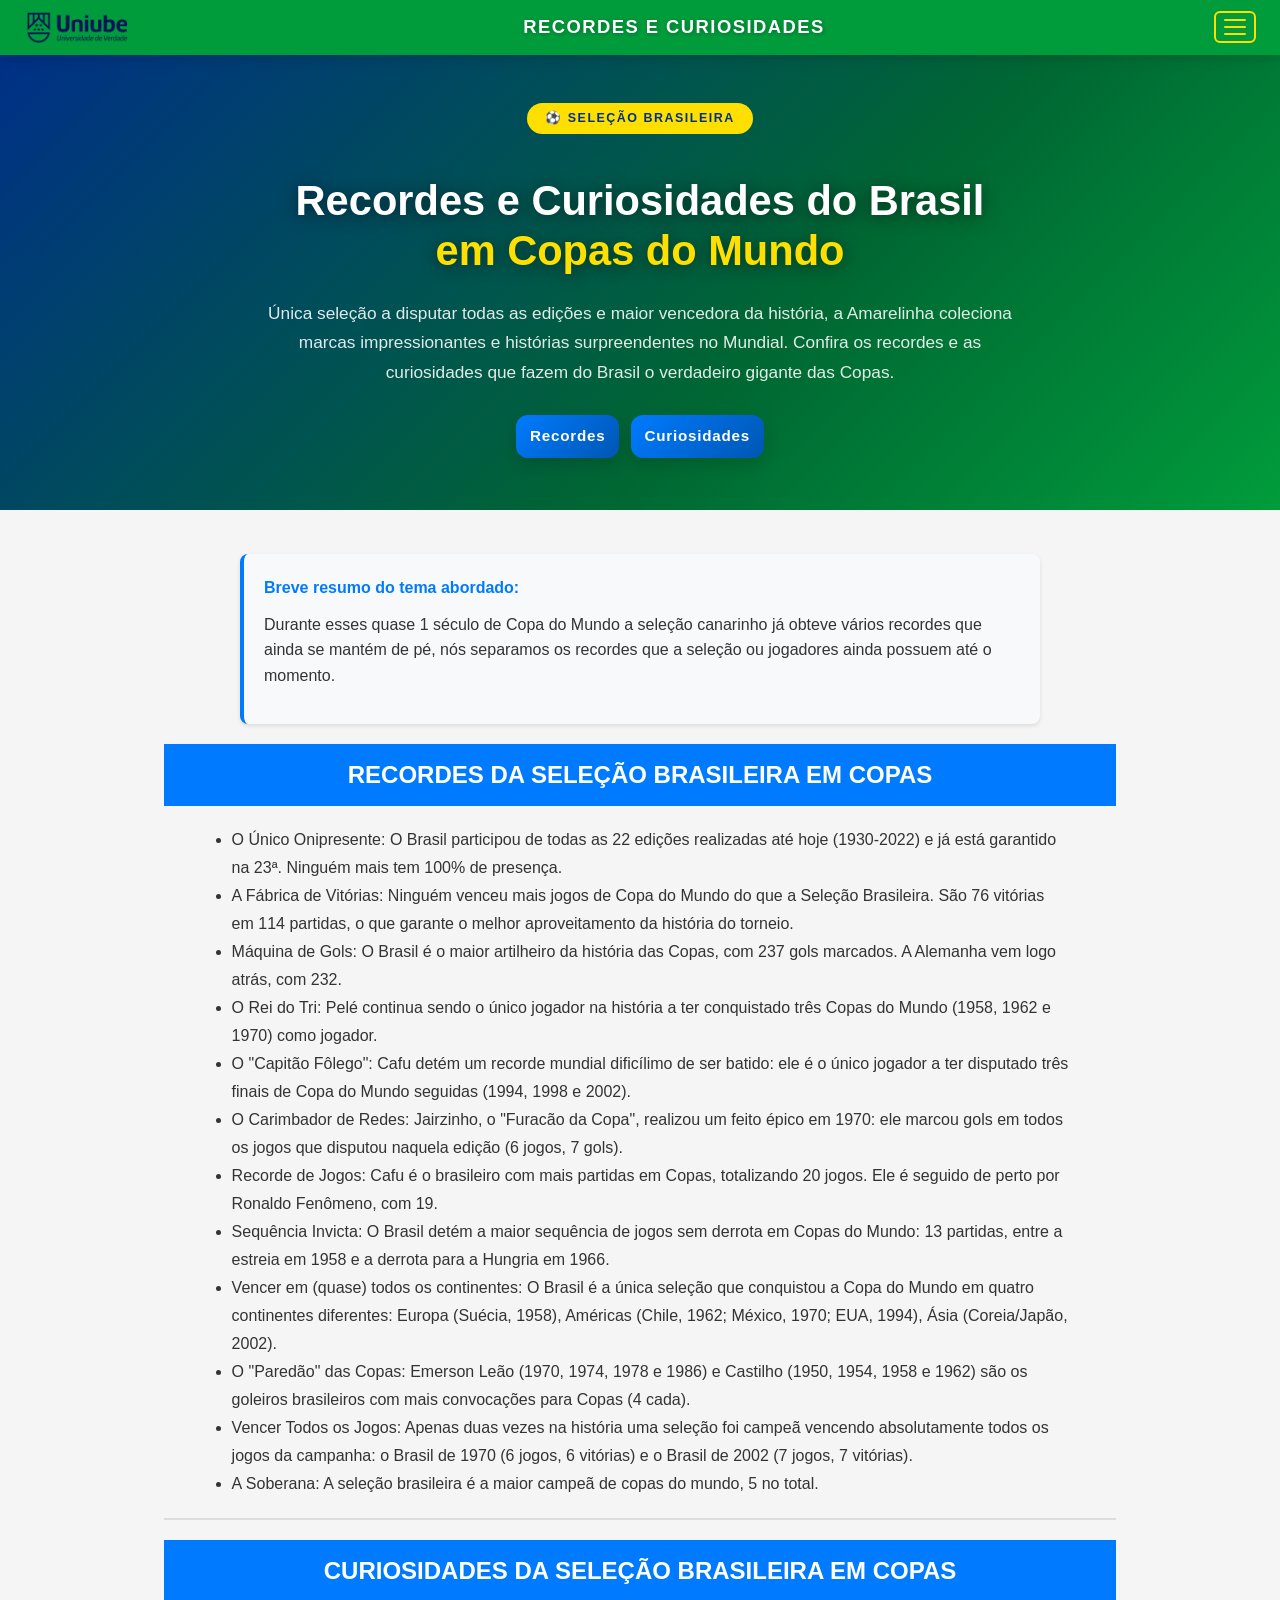
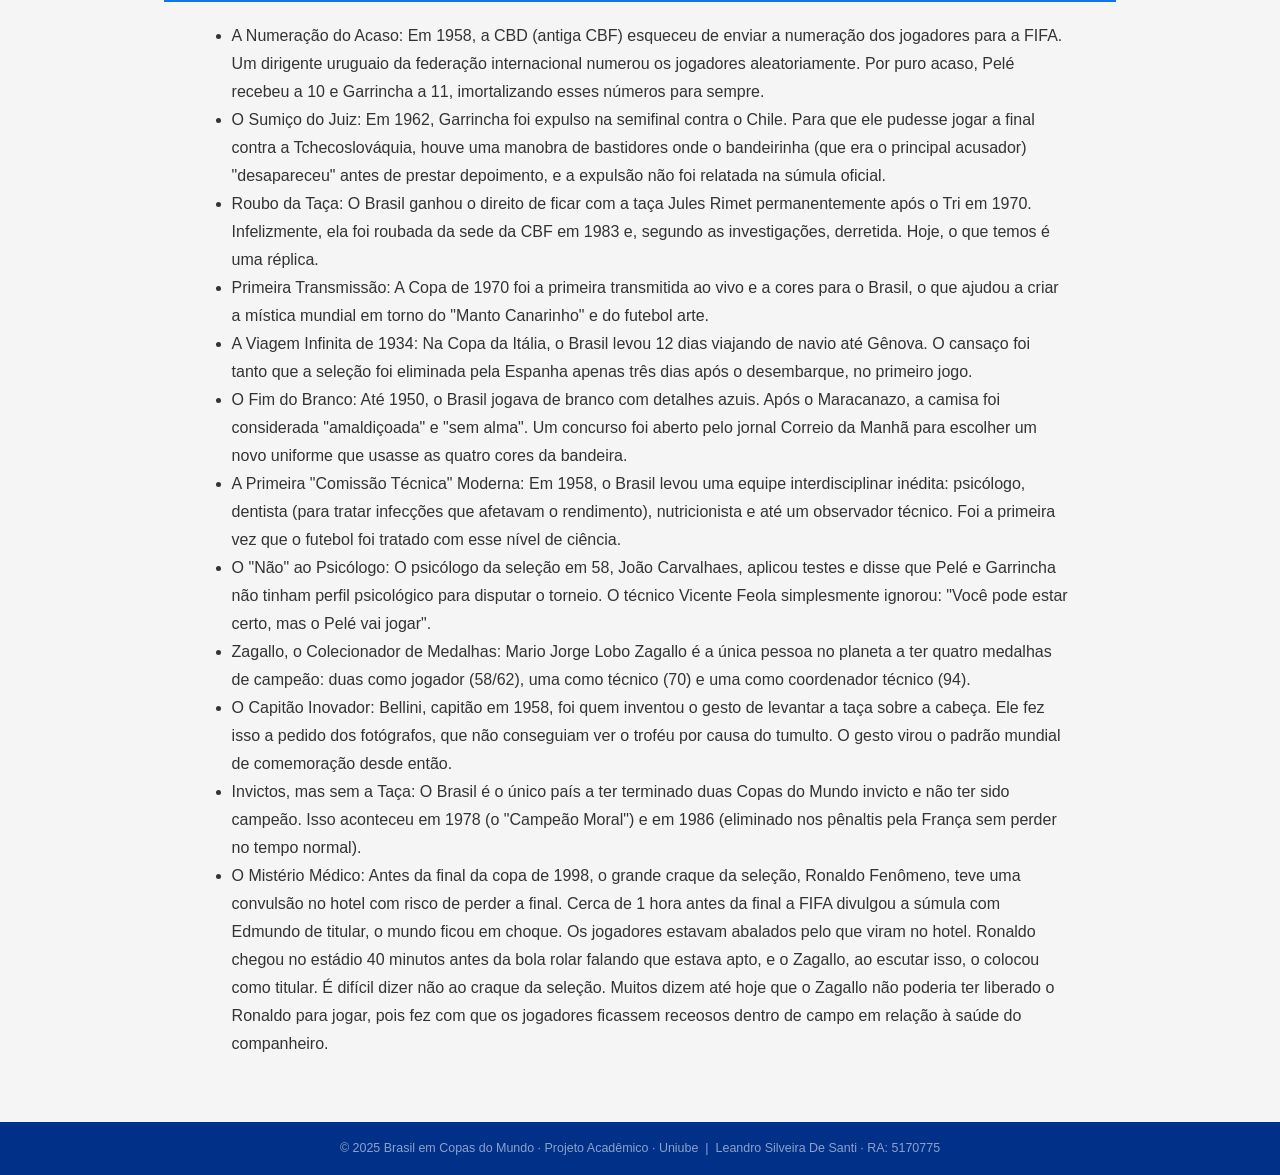
<file: curiosidades_recordes.html>
<!DOCTYPE html>
<html lang="pt-br">
<head>
    <meta charset="UTF-8">
    <meta name="viewport" content="width=device-width, initial-scale=1.0">
    <title>Recordes e Curiosidades da Seleção Brasileira em Copas</title>
    <script>(function(w,d,s,l,i){w[l]=w[l]||[];w[l].push({'gtm.start':
    new Date().getTime(),event:'gtm.js'});var f=d.getElementsByTagName(s)[0],
    j=d.createElement(s),dl=l!='dataLayer'?'&l='+l:'';j.async=true;j.src=
    'https://www.googletagmanager.com/gtm.js?id='+i+dl;f.parentNode.insertBefore(j,f);
    })(window,document,'script','dataLayer','GTM-WJT45FRX');</script>
    <script async src="https://www.googletagmanager.com/gtag/js?id=G-67EZPYMGFR"></script>
    <script>
      window.dataLayer = window.dataLayer || [];
      function gtag(){dataLayer.push(arguments);}
      gtag('js', new Date());
      gtag('config', 'G-67EZPYMGFR');
    </script>
    <link rel="stylesheet" href="css/style.css">
</head>
<body>
    <noscript><iframe src="https://www.googletagmanager.com/ns.html?id=GTM-WJT45FRX" height="0" width="0" style="display:none;visibility:hidden"></iframe></noscript>

    
    <header class="site-header">
        <a href="index.html">
            <img src="imagens/Uniube.png" width="110" alt="Logo Uniube" style="border:none;padding:0;background:none;border-radius:4px;">
        </a>
        <h1>RECORDES E CURIOSIDADES</h1>
        <button class="hamburger" id="hamburger" aria-label="Abrir menu" aria-expanded="false" aria-controls="menu-principal">
            <span></span><span></span><span></span>
        </button>
    </header>

    <!-- MENU -->
    <nav id="menu-principal" class="menu-principal">
        <a href="index.html" class="voltar-link">← Voltar ao Início</a>
        <a href="#rec">Recordes</a>
        <a href="#cur">Curiosidades</a>
    </nav>

    <section class="page-hero">
        <div class="page-hero-content">
            <span class="hero-badge">⚽ Seleção Brasileira</span>
            <h2 class="page-hero-titulo">Recordes e Curiosidades do Brasil <span>em Copas do Mundo</span></h2>
            <p class="page-hero-subtitulo">Única seleção a disputar todas as edições e maior vencedora da história, a Amarelinha coleciona marcas impressionantes e histórias surpreendentes no Mundial. Confira os recordes e as curiosidades que fazem do Brasil o verdadeiro gigante das Copas.</p>
        </div>
        <div class="page-hero-nav">
            <a href="#rec" class="hero-cta">Recordes</a>
            <a href="#cur" class="hero-cta">Curiosidades</a>
        </div>
    </section>

    <main>
        <dl>
            <dt>Breve resumo do tema abordado:</dt>
            <dd>Durante esses quase 1 século de Copa do Mundo a seleção canarinho já obteve vários recordes que ainda se mantém de pé, nós separamos os recordes que a seleção ou jogadores ainda possuem até o momento.</dd>
        </dl>

        <h2 id="rec" style="color:blue;">RECORDES DA SELEÇÃO BRASILEIRA EM COPAS</h2>
        <ul type="disc">
            <li>O Único Onipresente: O Brasil participou de todas as 22 edições realizadas até hoje (1930-2022) e já está garantido na 23ª. Ninguém mais tem 100% de presença.</li>
            <li>A Fábrica de Vitórias: Ninguém venceu mais jogos de Copa do Mundo do que a Seleção Brasileira. São 76 vitórias em 114 partidas, o que garante o melhor aproveitamento da história do torneio.</li>
            <li>Máquina de Gols: O Brasil é o maior artilheiro da história das Copas, com 237 gols marcados. A Alemanha vem logo atrás, com 232.</li>
            <li>O Rei do Tri: Pelé continua sendo o único jogador na história a ter conquistado três Copas do Mundo (1958, 1962 e 1970) como jogador.</li>
            <li>O "Capitão Fôlego": Cafu detém um recorde mundial dificílimo de ser batido: ele é o único jogador a ter disputado três finais de Copa do Mundo seguidas (1994, 1998 e 2002).</li>
            <li>O Carimbador de Redes: Jairzinho, o "Furacão da Copa", realizou um feito épico em 1970: ele marcou gols em todos os jogos que disputou naquela edição (6 jogos, 7 gols).</li>
            <li>Recorde de Jogos: Cafu é o brasileiro com mais partidas em Copas, totalizando 20 jogos. Ele é seguido de perto por Ronaldo Fenômeno, com 19.</li>
            <li>Sequência Invicta: O Brasil detém a maior sequência de jogos sem derrota em Copas do Mundo: 13 partidas, entre a estreia em 1958 e a derrota para a Hungria em 1966.</li>
            <li>Vencer em (quase) todos os continentes: O Brasil é a única seleção que conquistou a Copa do Mundo em quatro continentes diferentes: Europa (Suécia, 1958), Américas (Chile, 1962; México, 1970; EUA, 1994), Ásia (Coreia/Japão, 2002).</li>
            <li>O "Paredão" das Copas: Emerson Leão (1970, 1974, 1978 e 1986) e Castilho (1950, 1954, 1958 e 1962) são os goleiros brasileiros com mais convocações para Copas (4 cada).</li>
            <li>Vencer Todos os Jogos: Apenas duas vezes na história uma seleção foi campeã vencendo absolutamente todos os jogos da campanha: o Brasil de 1970 (6 jogos, 6 vitórias) e o Brasil de 2002 (7 jogos, 7 vitórias).</li>
            <li>A Soberana: A seleção brasileira é a maior campeã de copas do mundo, 5 no total.</li>
        </ul>
        <hr style="border: none; border-top: 2px solid #ddd; margin: 20px 0;">

        <h2 id="cur" style="color:blue;">CURIOSIDADES DA SELEÇÃO BRASILEIRA EM COPAS</h2>
        <ul type="disc">
            <li>A Numeração do Acaso: Em 1958, a CBD (antiga CBF) esqueceu de enviar a numeração dos jogadores para a FIFA. Um dirigente uruguaio da federação internacional numerou os jogadores aleatoriamente. Por puro acaso, Pelé recebeu a 10 e Garrincha a 11, imortalizando esses números para sempre.</li>
            <li>O Sumiço do Juiz: Em 1962, Garrincha foi expulso na semifinal contra o Chile. Para que ele pudesse jogar a final contra a Tchecoslováquia, houve uma manobra de bastidores onde o bandeirinha (que era o principal acusador) "desapareceu" antes de prestar depoimento, e a expulsão não foi relatada na súmula oficial.</li>
            <li>Roubo da Taça: O Brasil ganhou o direito de ficar com a taça Jules Rimet permanentemente após o Tri em 1970. Infelizmente, ela foi roubada da sede da CBF em 1983 e, segundo as investigações, derretida. Hoje, o que temos é uma réplica.</li>
            <li>Primeira Transmissão: A Copa de 1970 foi a primeira transmitida ao vivo e a cores para o Brasil, o que ajudou a criar a mística mundial em torno do "Manto Canarinho" e do futebol arte.</li>
            <li>A Viagem Infinita de 1934: Na Copa da Itália, o Brasil levou 12 dias viajando de navio até Gênova. O cansaço foi tanto que a seleção foi eliminada pela Espanha apenas três dias após o desembarque, no primeiro jogo.</li>
            <li>O Fim do Branco: Até 1950, o Brasil jogava de branco com detalhes azuis. Após o Maracanazo, a camisa foi considerada "amaldiçoada" e "sem alma". Um concurso foi aberto pelo jornal Correio da Manhã para escolher um novo uniforme que usasse as quatro cores da bandeira.</li>
            <li>A Primeira "Comissão Técnica" Moderna: Em 1958, o Brasil levou uma equipe interdisciplinar inédita: psicólogo, dentista (para tratar infecções que afetavam o rendimento), nutricionista e até um observador técnico. Foi a primeira vez que o futebol foi tratado com esse nível de ciência.</li>
            <li>O "Não" ao Psicólogo: O psicólogo da seleção em 58, João Carvalhaes, aplicou testes e disse que Pelé e Garrincha não tinham perfil psicológico para disputar o torneio. O técnico Vicente Feola simplesmente ignorou: "Você pode estar certo, mas o Pelé vai jogar".</li>
            <li>Zagallo, o Colecionador de Medalhas: Mario Jorge Lobo Zagallo é a única pessoa no planeta a ter quatro medalhas de campeão: duas como jogador (58/62), uma como técnico (70) e uma como coordenador técnico (94).</li>
            <li>O Capitão Inovador: Bellini, capitão em 1958, foi quem inventou o gesto de levantar a taça sobre a cabeça. Ele fez isso a pedido dos fotógrafos, que não conseguiam ver o troféu por causa do tumulto. O gesto virou o padrão mundial de comemoração desde então.</li>
            <li>Invictos, mas sem a Taça: O Brasil é o único país a ter terminado duas Copas do Mundo invicto e não ter sido campeão. Isso aconteceu em 1978 (o "Campeão Moral") e em 1986 (eliminado nos pênaltis pela França sem perder no tempo normal).</li>
            <li>O Mistério Médico: Antes da final da copa de 1998, o grande craque da seleção, Ronaldo Fenômeno, teve uma convulsão no hotel com risco de perder a final. Cerca de 1 hora antes da final a FIFA divulgou a súmula com Edmundo de titular, o mundo ficou em choque. Os jogadores estavam abalados pelo que viram no hotel. Ronaldo chegou no estádio 40 minutos antes da bola rolar falando que estava apto, e o Zagallo, ao escutar isso, o colocou como titular. É difícil dizer não ao craque da seleção. Muitos dizem até hoje que o Zagallo não poderia ter liberado o Ronaldo para jogar, pois fez com que os jogadores ficassem receosos dentro de campo em relação à saúde do companheiro.</li>
        </ul>
    </main>

    <footer class="footer-info">
        © 2025 Brasil em Copas do Mundo · Projeto Acadêmico · Uniube &nbsp;|&nbsp; Leandro Silveira De Santi · RA: 5170775
    </footer>

    <script src="script.js"></script>
</body>
</html>
</file>
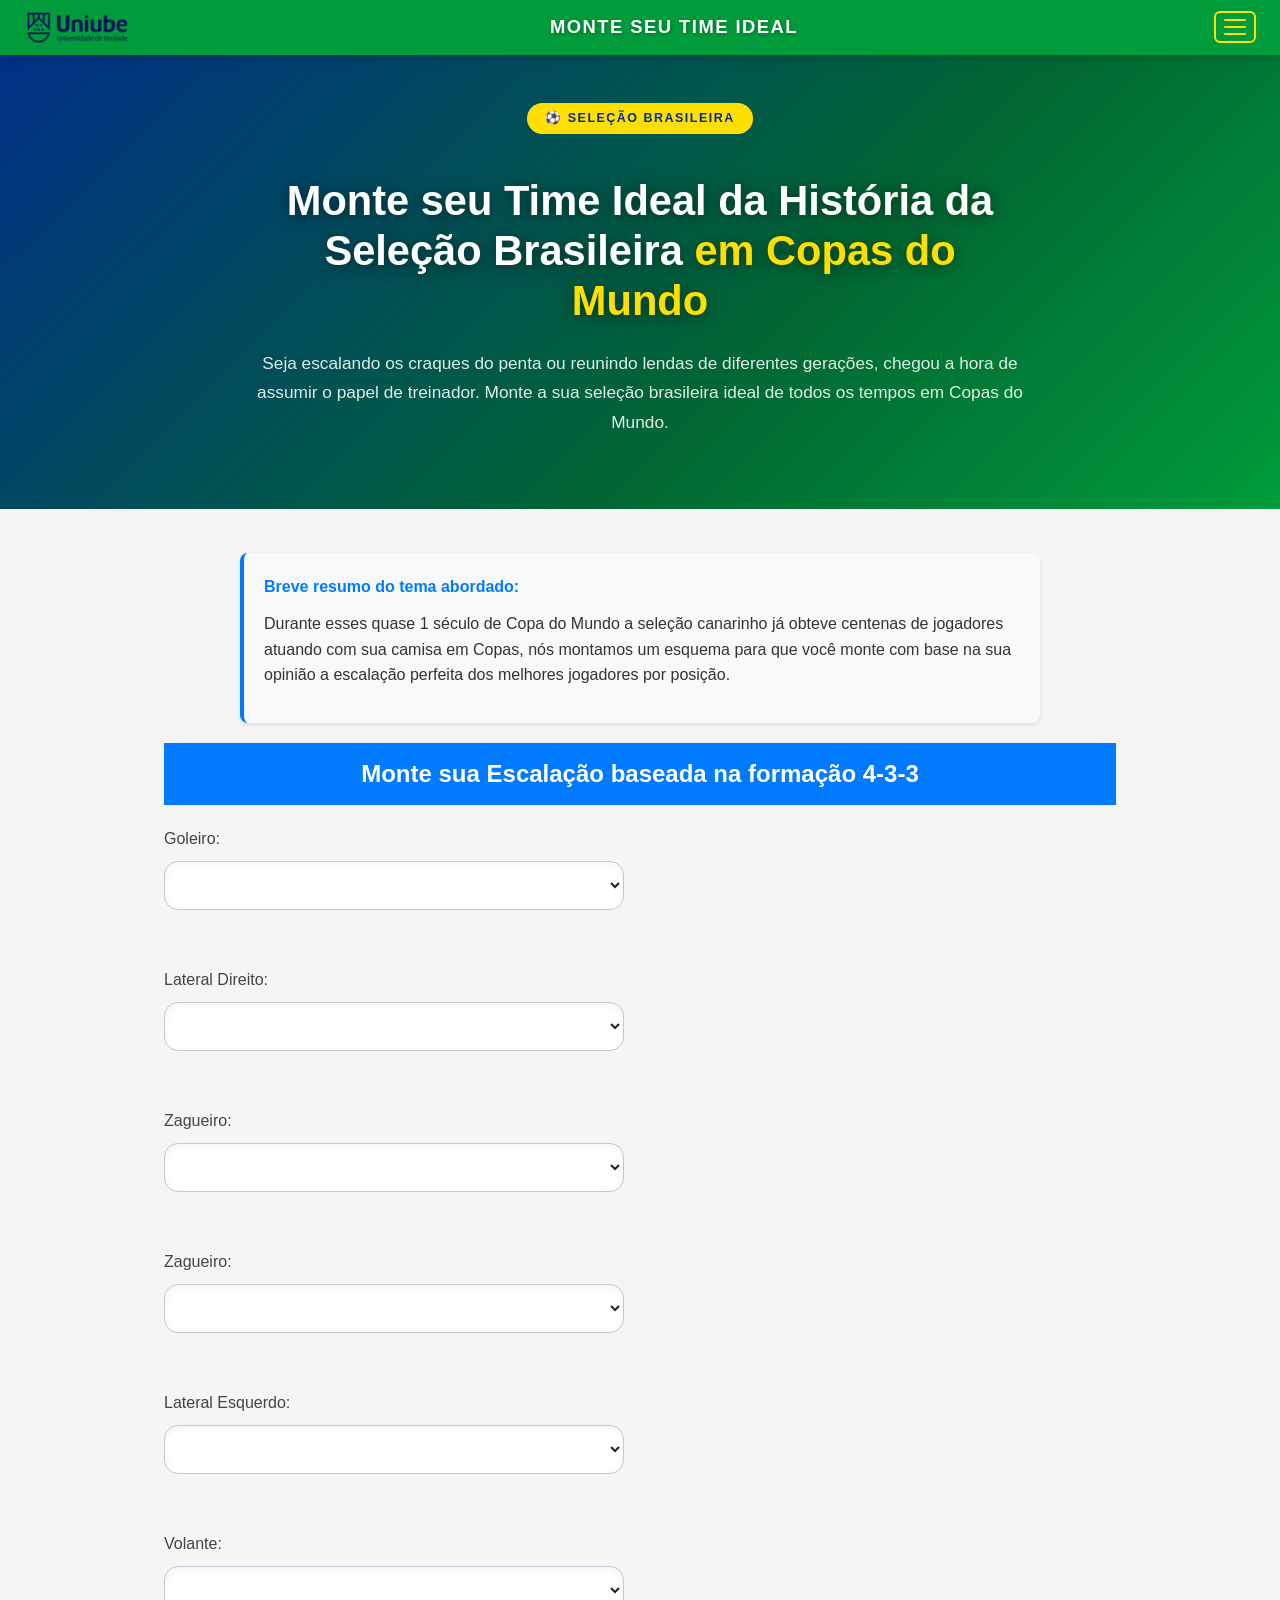
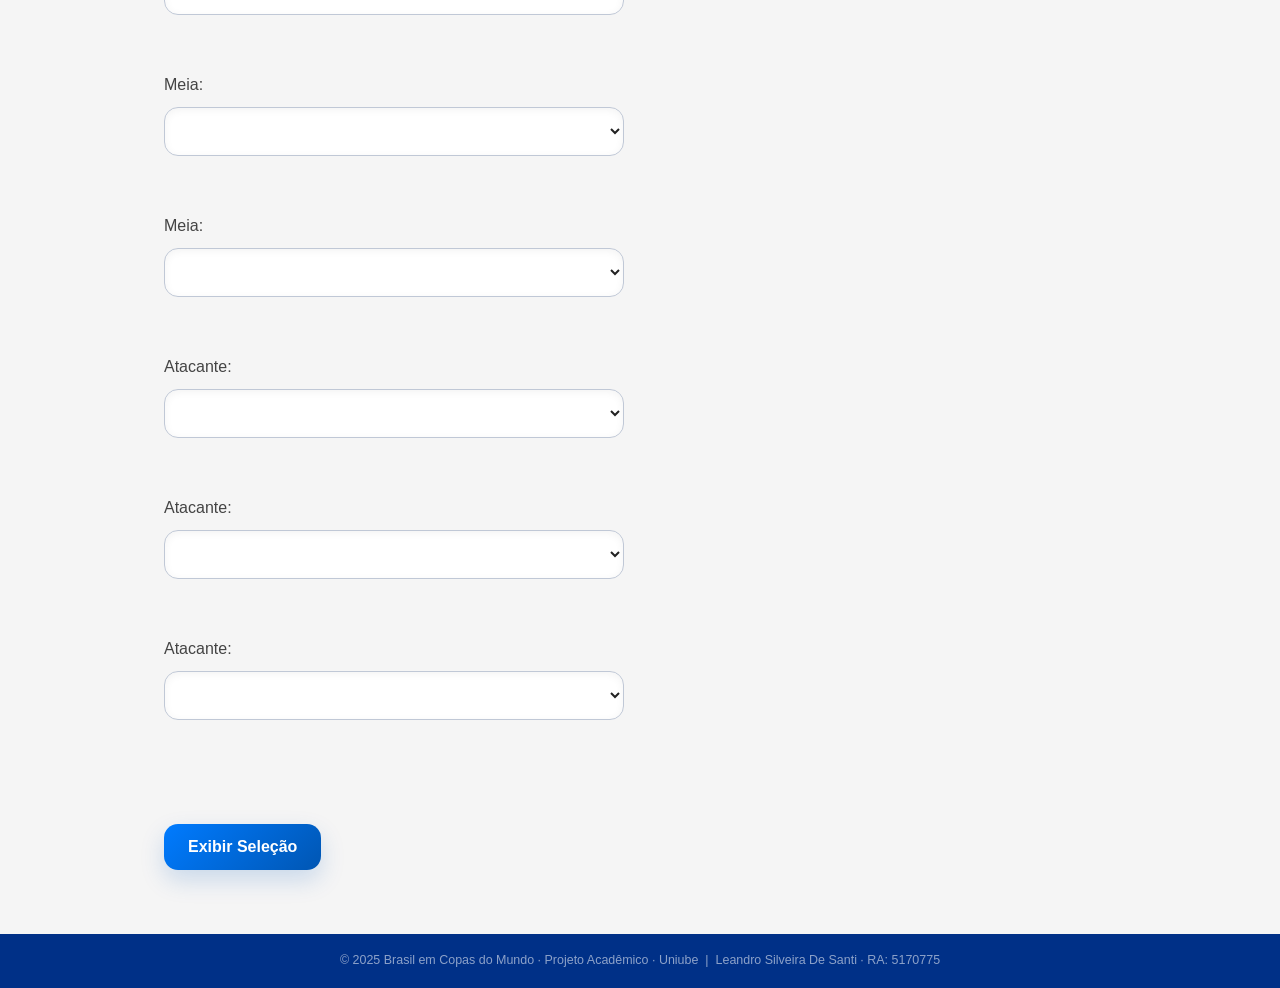
<file: dreamteam_campeoes.html>
<!DOCTYPE html>
<html lang="pt-br">
<head>
    <meta charset="UTF-8">
    <meta name="viewport" content="width=device-width, initial-scale=1.0">
    <title>Equipe Ideal da Seleção em Copas</title>
    <script>(function(w,d,s,l,i){w[l]=w[l]||[];w[l].push({'gtm.start':
    new Date().getTime(),event:'gtm.js'});var f=d.getElementsByTagName(s)[0],
    j=d.createElement(s),dl=l!='dataLayer'?'&l='+l:'';j.async=true;j.src=
    'https://www.googletagmanager.com/gtm.js?id='+i+dl;f.parentNode.insertBefore(j,f);
    })(window,document,'script','dataLayer','GTM-WJT45FRX');</script>
    <script async src="https://www.googletagmanager.com/gtag/js?id=G-67EZPYMGFR"></script>
    <script>
      window.dataLayer = window.dataLayer || [];
      function gtag(){dataLayer.push(arguments);}
      gtag('js', new Date());
      gtag('config', 'G-67EZPYMGFR');
    </script>
    <link rel="stylesheet" href="css/style.css">
</head>
<body>
    <noscript><iframe src="https://www.googletagmanager.com/ns.html?id=GTM-WJT45FRX" height="0" width="0" style="display:none;visibility:hidden"></iframe></noscript>

    <header class="site-header">
        <a href="index.html">
            <img src="imagens/Uniube.png" width="110" alt="Logo Uniube" style="border:none;padding:0;background:none;border-radius:4px;">
        </a>
        <h1>MONTE SEU TIME IDEAL</h1>
        <button class="hamburger" id="hamburger" aria-label="Abrir menu" aria-expanded="false" aria-controls="menu-principal">
            <span></span><span></span><span></span>
        </button>
    </header>

    <!-- MENU -->
    <nav id="menu-principal" class="menu-principal">
        <a href="index.html" class="voltar-link">← Voltar ao Início</a>
    </nav>

    <section class="page-hero">
        <div class="page-hero-content">
            <span class="hero-badge">⚽ Seleção Brasileira</span>
            <h2 class="page-hero-titulo">Monte seu Time Ideal da História da Seleção Brasileira <span>em Copas do Mundo</span></h2>
            <p class="page-hero-subtitulo">Seja escalando os craques do penta ou reunindo lendas de diferentes gerações, chegou a hora de assumir o papel de treinador. Monte a sua seleção brasileira ideal de todos os tempos em Copas do Mundo.</p>
        </div>
    </section>

    <main>
        <dl>
            <dt>Breve resumo do tema abordado:</dt>
            <dd>Durante esses quase 1 século de Copa do Mundo a seleção canarinho já obteve centenas de jogadores atuando com sua camisa em Copas, nós montamos um esquema para que você monte com base na sua opinião a escalação perfeita dos melhores jogadores por posição.</dd>
        </dl>

        <h2 style="color:blue;">Monte sua Escalação baseada na formação 4-3-3</h2>

        Goleiro:
        <select name="GOL">
            <option value="escolha"></option>
            <option value="taffarel">Taffarel</option>
            <option value="Gilmar">Gilmar dos Santos</option>
            <option value="Marcos">Marcos</option>
            <option value="Félix">Félix</option>
            <option value="Leão">Emerson Leão</option>
            <option value="Dida">Dida</option>
        </select><br><br>

        Lateral Direito:
        <select name="LD">
            <option value="escolha"></option>
            <option value="Djalma">Djalma Santos</option>
            <option value="capita">Carlos Alberto Torres</option>
            <option value="cafu">Cafú</option>
            <option value="Leandro">Leandro</option>
            <option value="Jorginho">Jorginho</option>
            <option value="Maicon">Maicon</option>
            <option value="Dani">Dani Alves</option>
        </select><br><br>

        Zagueiro:
        <select name="ZAG">
            <option value="escolha"></option>
            <option value="lucio">Lúcio</option>
            <option value="bellini">Bellini</option>
            <option value="Mauro">Mauro Ramos</option>
            <option value="Aldair">Aldair</option>
            <option value="Oscar">Oscar</option>
            <option value="Edmílson">Edmílson</option>
            <option value="thiago">Thiago Silva</option>
            <option value="orlando">Orlando Peçanha</option>
            <option value="zozimo">Zózimo</option>
            <option value="piazza">Piazza</option>
            <option value="Luizinho">Luizinho</option>
            <option value="Marcio">Márcio Santos</option>
            <option value="Roque">Roque Júnior</option>
        </select><br><br>

        Zagueiro:
        <select name="ZAG">
            <option value="escolha"></option>
            <option value="lucio">Lúcio</option>
            <option value="bellini">Bellini</option>
            <option value="Mauro">Mauro Ramos</option>
            <option value="Aldair">Aldair</option>
            <option value="Oscar">Oscar</option>
            <option value="Edmílson">Edmílson</option>
            <option value="thiago">Thiago Silva</option>
            <option value="orlando">Orlando Peçanha</option>
            <option value="zozimo">Zózimo</option>
            <option value="piazza">Piazza</option>
            <option value="Luizinho">Luizinho</option>
            <option value="Marcio">Márcio Santos</option>
            <option value="Roque">Roque Júnior</option>
        </select><br><br>

        Lateral Esquerdo:
        <select name="LE">
            <option value="escolha"></option>
            <option value="nilton">Nilton Santos</option>
            <option value="roberto">Roberto Carlos</option>
            <option value="junior">Maestro Junior</option>
            <option value="branco">Branco</option>
            <option value="everaldo">Everaldo</option>
            <option value="leonardo">Leonardo</option>
            <option value="marcelo">Marcelo</option>
        </select><br><br>

        Volante:
        <select name="VOL">
            <option value="escolha"></option>
            <option value="zito">Zito</option>
            <option value="clodoaldo">Clodoaldo</option>
            <option value="dunga">Dunga</option>
            <option value="Mauro">Mauro Silva</option>
            <option value="gilberto">Gilberto Silva</option>
            <option value="falcao">Falcão</option>
            <option value="cerezo">Cerezo</option>
            <option value="casemiro">Casemiro</option>
        </select><br><br>

        Meia:
        <select name="MEI">
            <option value="escolha"></option>
            <option value="gerson">Gérson</option>
            <option value="rivellino">Rivellino</option>
            <option value="zico">Zico</option>
            <option value="didi">Didi</option>
            <option value="mazinho">Mazinho</option>
            <option value="Kleberson">Kléberson</option>
            <option value="Tostao">Tostão</option>
            <option value="rai">Raí</option>
            <option value="zinho">Zinho</option>
            <option value="Pernambuco">Juninho Pernambucano</option>
            <option value="paulista">Juninho Paulista</option>
            <option value="kaka">Kaká</option>
            <option value="socrates">Sócrates</option>
            <option value="gaucho">Ronaldinho Gaúcho</option>
            <option value="rivaldo">Rivaldo</option>
        </select><br><br>

        Meia:
        <select name="MEI">
            <option value="escolha"></option>
            <option value="gerson">Gérson</option>
            <option value="rivellino">Rivellino</option>
            <option value="zico">Zico</option>
            <option value="didi">Didi</option>
            <option value="mazinho">Mazinho</option>
            <option value="Kleberson">Kléberson</option>
            <option value="Tostao">Tostão</option>
            <option value="rai">Raí</option>
            <option value="zinho">Zinho</option>
            <option value="Pernambuco">Juninho Pernambucano</option>
            <option value="paulista">Juninho Paulista</option>
            <option value="kaka">Kaká</option>
            <option value="socrates">Sócrates</option>
            <option value="gaucho">Ronaldinho Gaúcho</option>
            <option value="rivaldo">Rivaldo</option>
        </select><br><br>

        Atacante:
        <select name="PD">
            <option value="escolha"></option>
            <option value="garrincha">Garrincha</option>
            <option value="jairzinho">Jairzinho</option>
            <option value="botelho">Julinho Botelho</option>
            <option value="Zagallo">Zagallo</option>
            <option value="pepe">Pepe</option>
            <option value="aleixo">Éder Aleixo</option>
            <option value="neymar">Neymar</option>
            <option value="ronaldo">Ronaldo Fenômeno</option>
            <option value="romario">Romário</option>
            <option value="vava">Vavá</option>
            <option value="carece">Careca</option>
            <option value="dinamite">Roberto Dinamite</option>
            <option value="Amarildo">Amarildo</option>
            <option value="bebeto">Bebeto</option>
            <option value="ademir">Ademir de Menezes</option>
            <option value="leonidas">Leônidas da Silva</option>
        </select><br><br>

        Atacante:
        <select name="ATA">
            <option value="escolha"></option>
            <option value="garrincha">Garrincha</option>
            <option value="jairzinho">Jairzinho</option>
            <option value="botelho">Julinho Botelho</option>
            <option value="Zagallo">Zagallo</option>
            <option value="pepe">Pepe</option>
            <option value="aleixo">Éder Aleixo</option>
            <option value="neymar">Neymar</option>
            <option value="ronaldo">Ronaldo Fenômeno</option>
            <option value="romario">Romário</option>
            <option value="vava">Vavá</option>
            <option value="carece">Careca</option>
            <option value="dinamite">Roberto Dinamite</option>
            <option value="Amarildo">Amarildo</option>
            <option value="bebeto">Bebeto</option>
            <option value="ademir">Ademir de Menezes</option>
            <option value="leonidas">Leônidas da Silva</option>
        </select><br><br>

        Atacante:
        <select name="PE">
            <option value="escolha"></option>
            <option value="garrincha">Garrincha</option>
            <option value="jairzinho">Jairzinho</option>
            <option value="botelho">Julinho Botelho</option>
            <option value="Zagallo">Zagallo</option>
            <option value="pepe">Pepe</option>
            <option value="aleixo">Éder Aleixo</option>
            <option value="neymar">Neymar</option>
            <option value="ronaldo">Ronaldo Fenômeno</option>
            <option value="romario">Romário</option>
            <option value="vava">Vavá</option>
            <option value="carece">Careca</option>
            <option value="dinamite">Roberto Dinamite</option>
            <option value="Amarildo">Amarildo</option>
            <option value="bebeto">Bebeto</option>
            <option value="ademir">Ademir de Menezes</option>
            <option value="leonidas">Leônidas da Silva</option>
        </select><br><br><br>

        <button onclick="imprimirOpcao()">Exibir Seleção</button>

        <div id="resultados-wrapper" style="display:none; background:rgba(255,255,255,0.95); padding:20px; border-radius:16px; box-shadow:0 10px 24px rgba(0,0,0,0.12); max-width:720px; margin:16px auto; text-align:center;">
            <img id="camisa-imagem" src="imagens/camisa.png" alt="Camisa da seleção" style="display:none; max-width:180px; margin:0 auto 16px;">
            <div id="exibicao"></div>
            <div id="campo-container" style="display:none; position:relative; width:100%; max-width:640px; aspect-ratio:0.75; margin:16px auto; background:url('imagens/campo.avif') center/cover no-repeat; border-radius:16px; overflow:hidden;">
                <div id="posicoes-overlay" style="position:absolute; inset:0;"></div>
            </div>
        </div>
    </main>

    <footer class="footer-info">
        © 2025 Brasil em Copas do Mundo · Projeto Acadêmico · Uniube &nbsp;|&nbsp; Leandro Silveira De Santi · RA: 5170775
    </footer>

    <script src="script.js"></script>
</body>
</html>
</file>
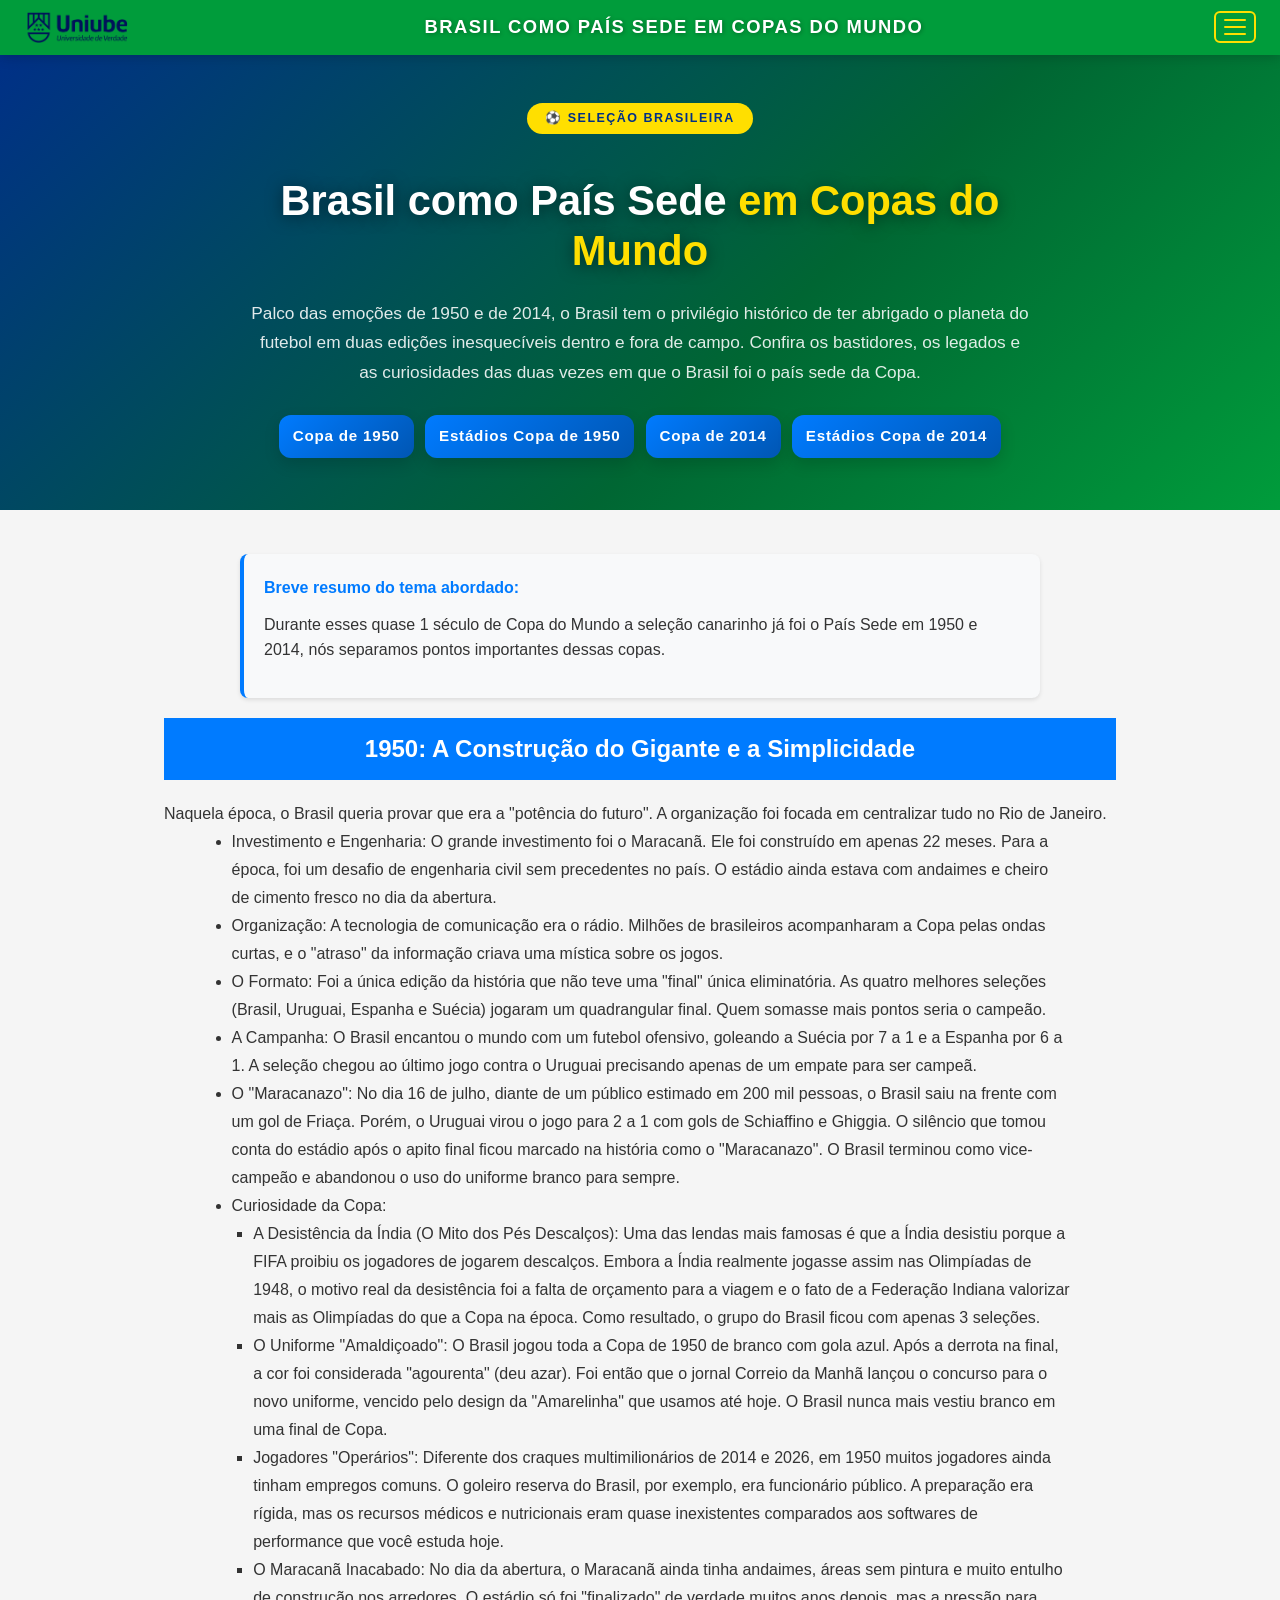
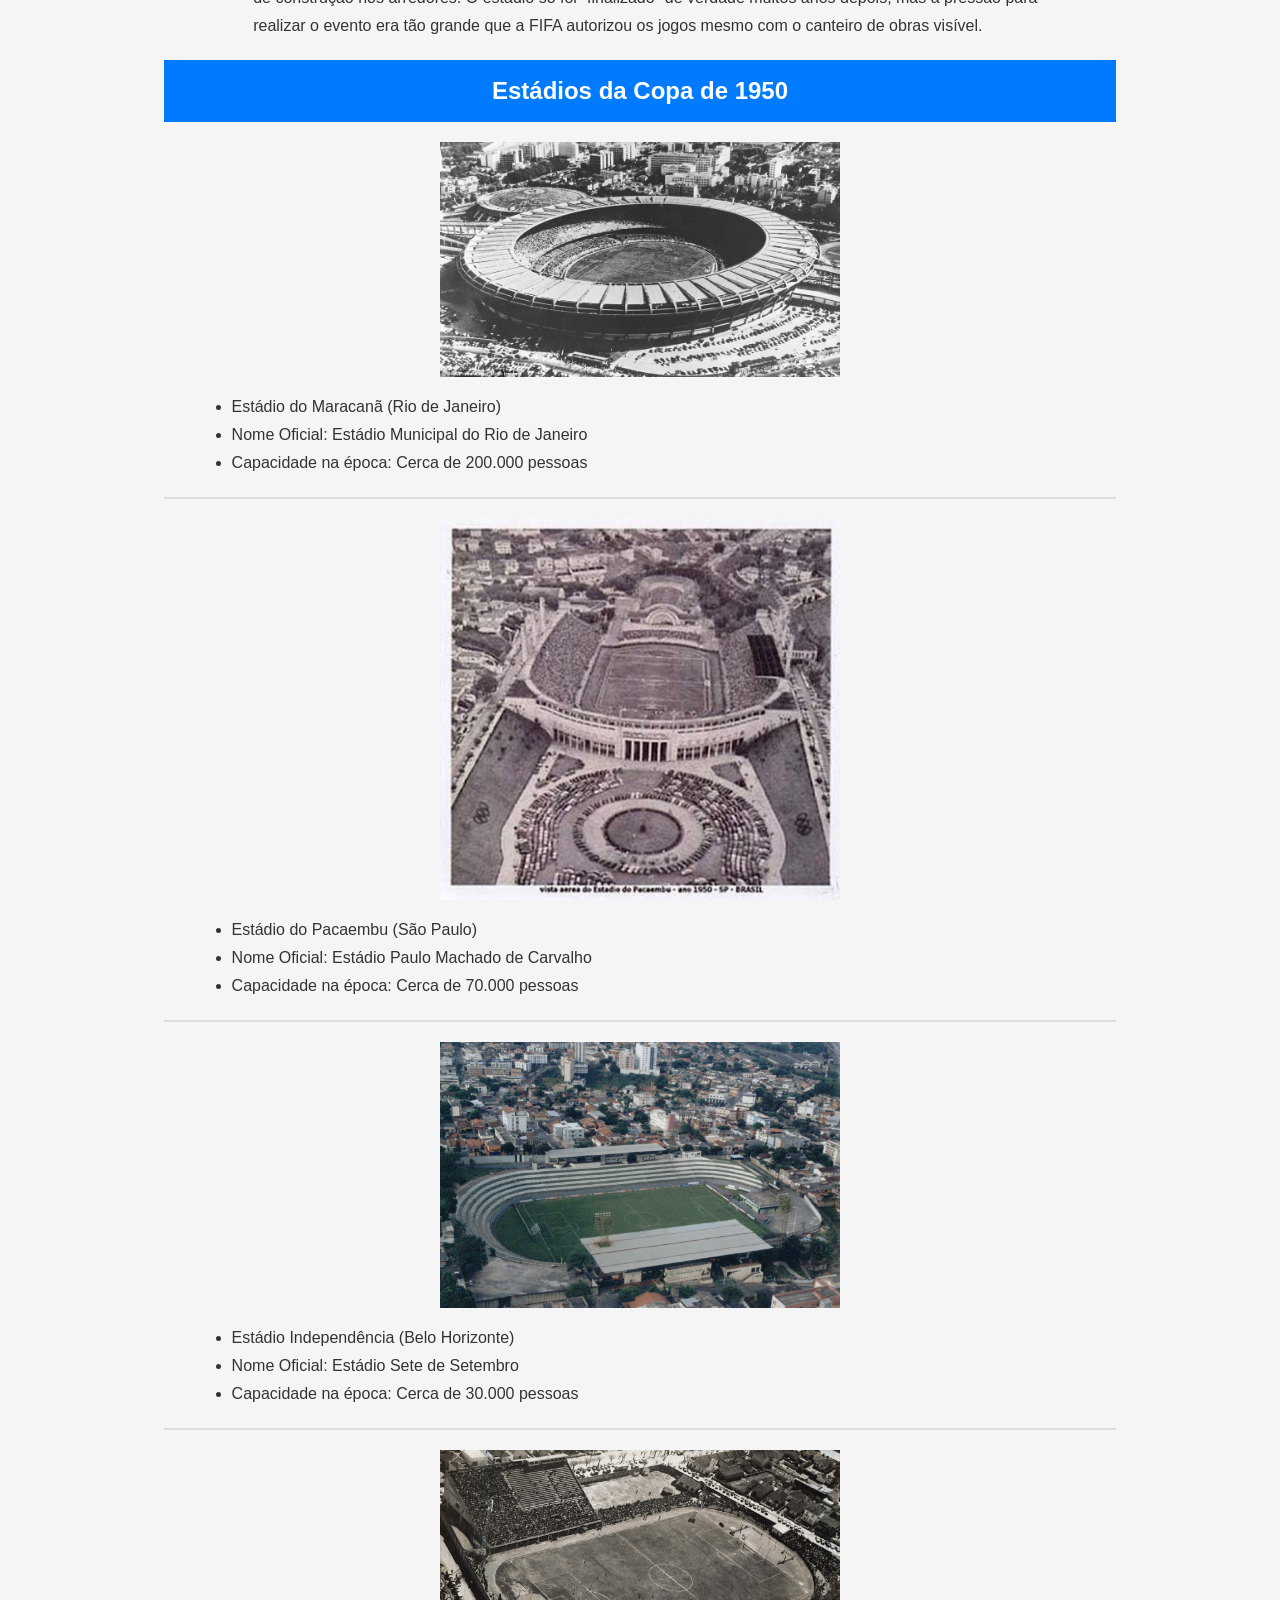
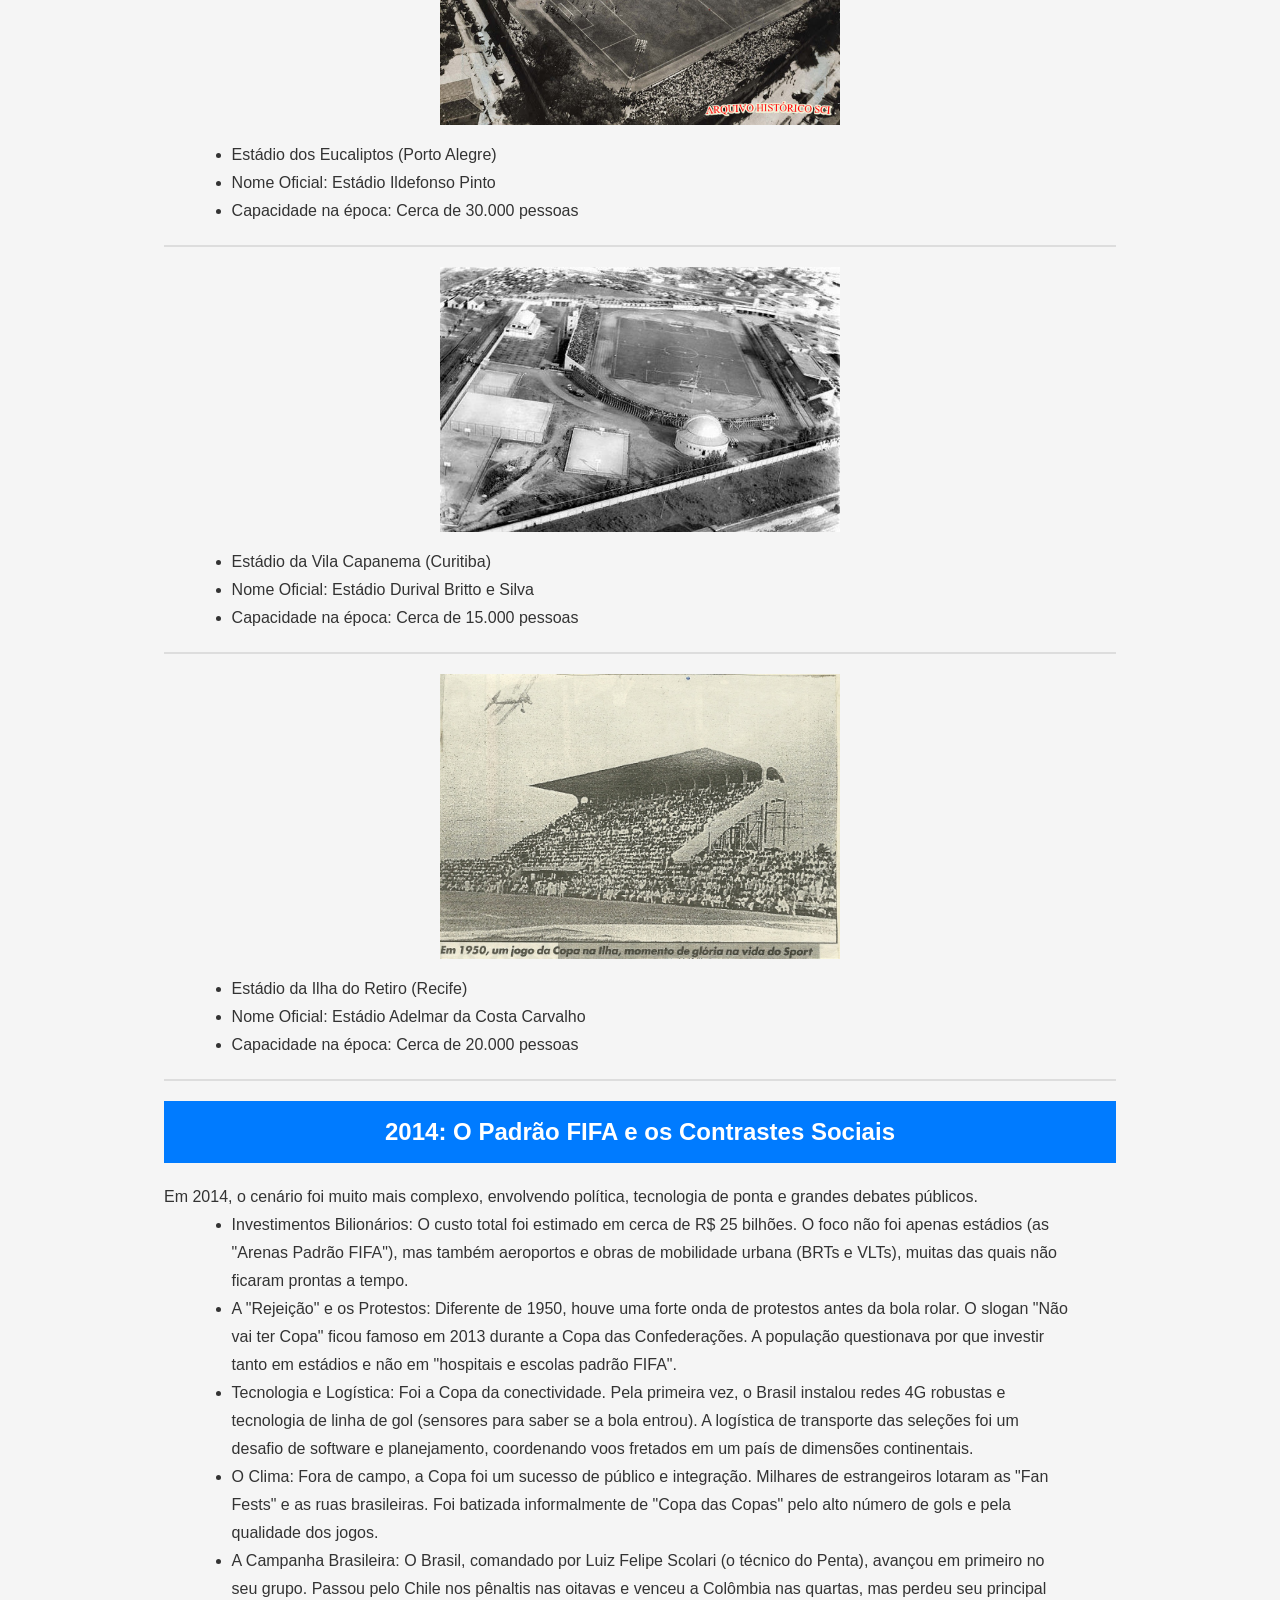
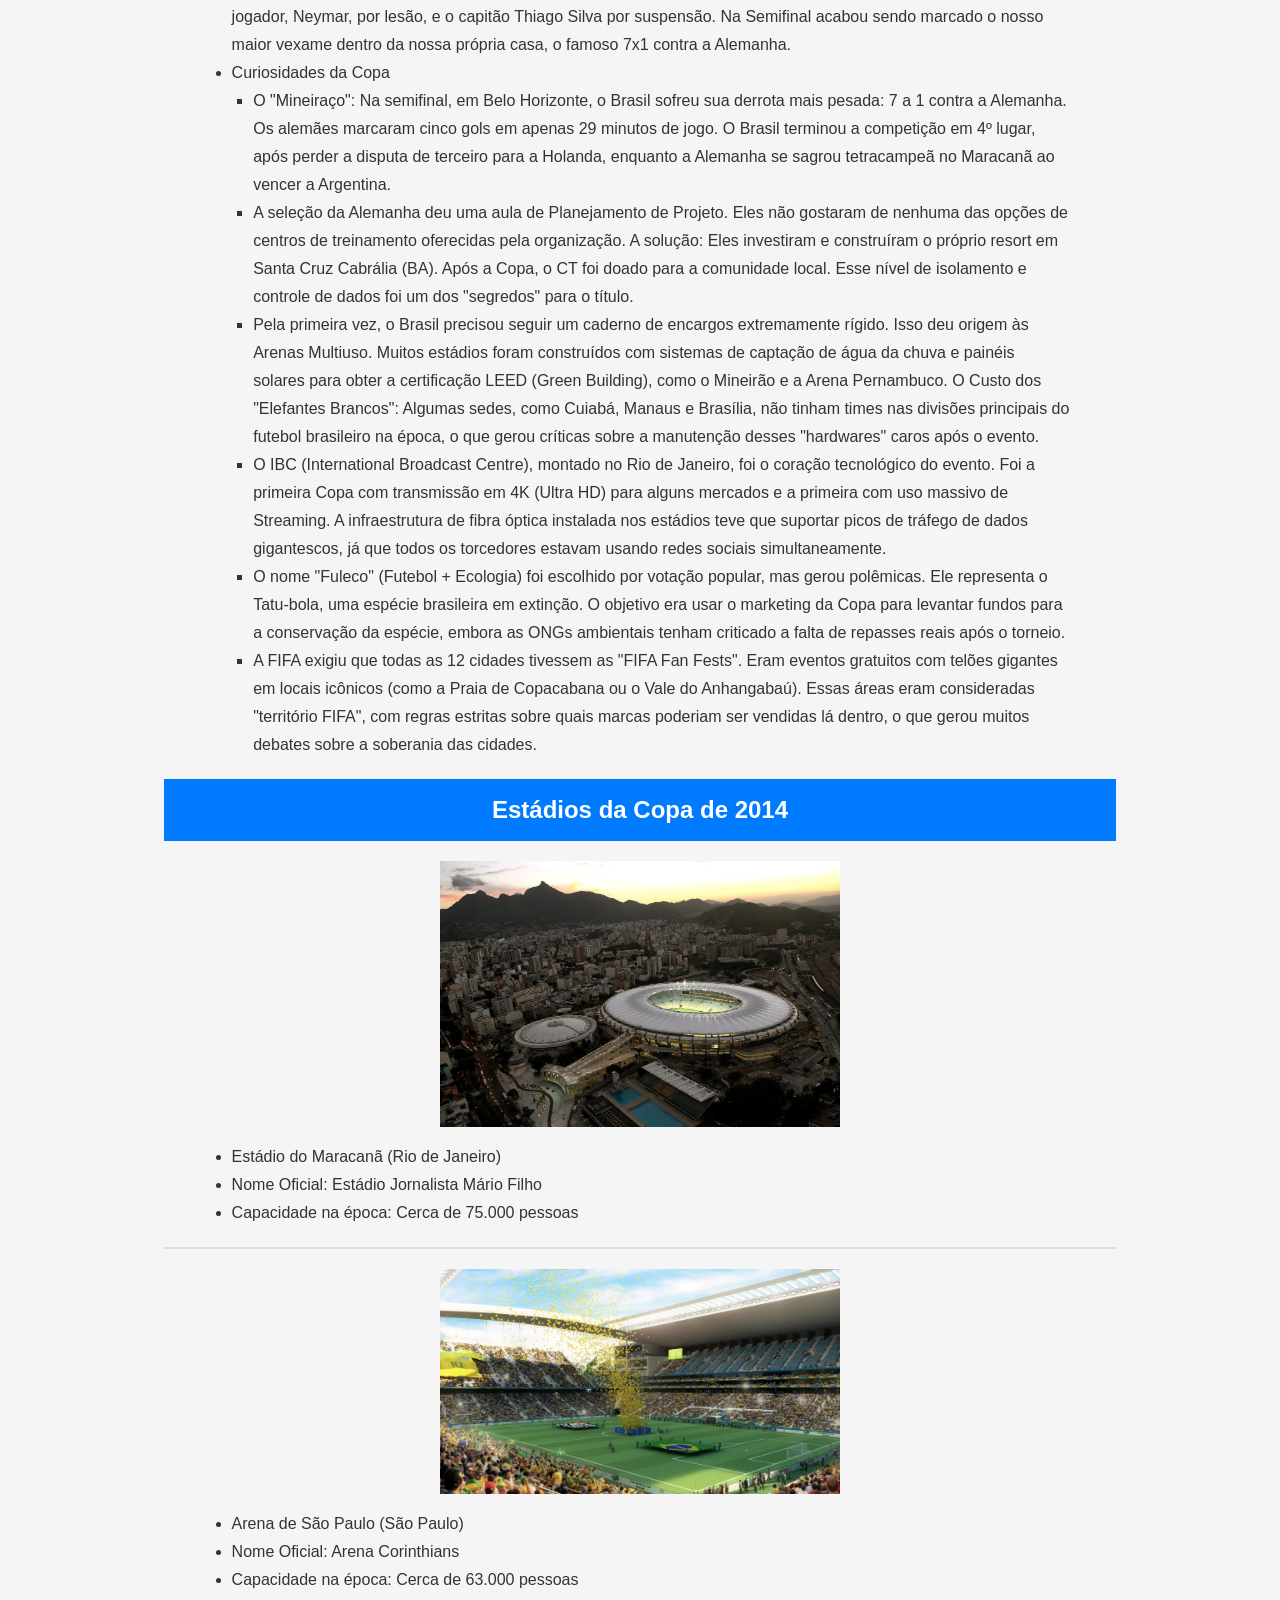
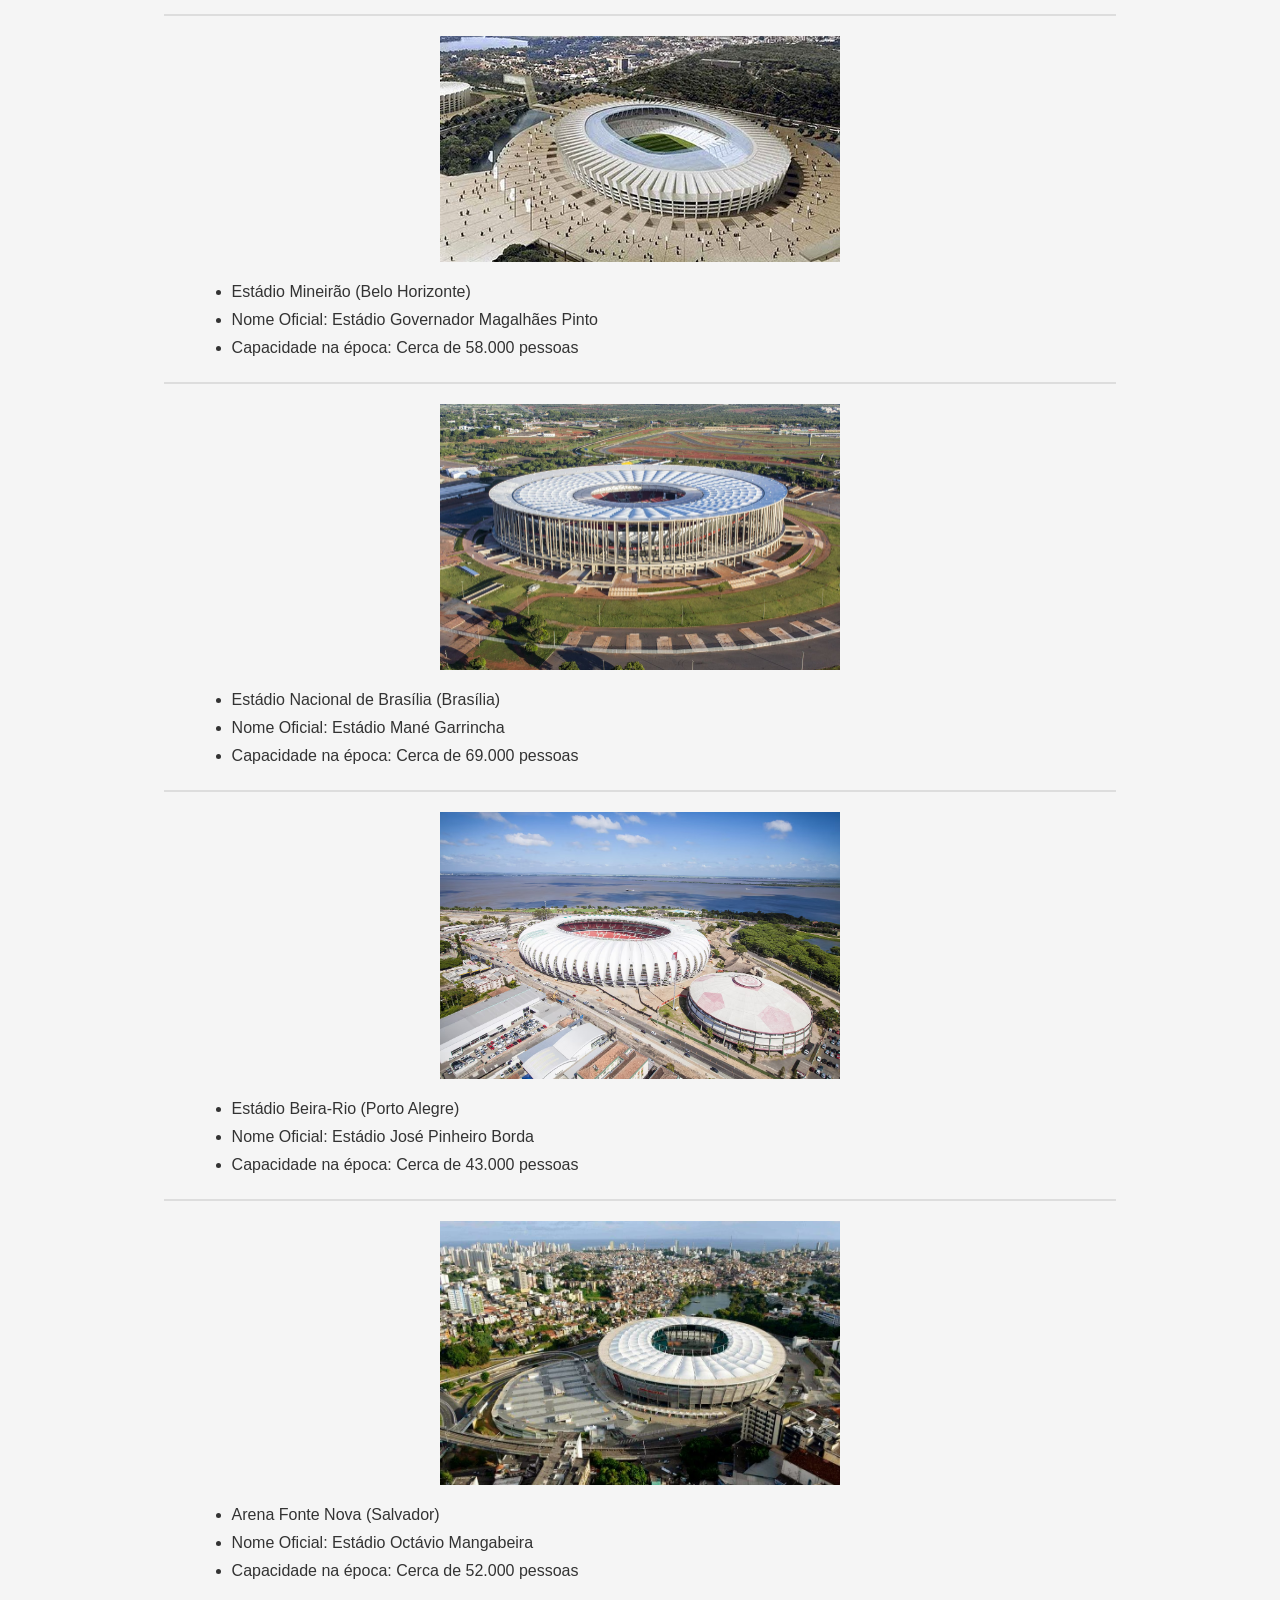
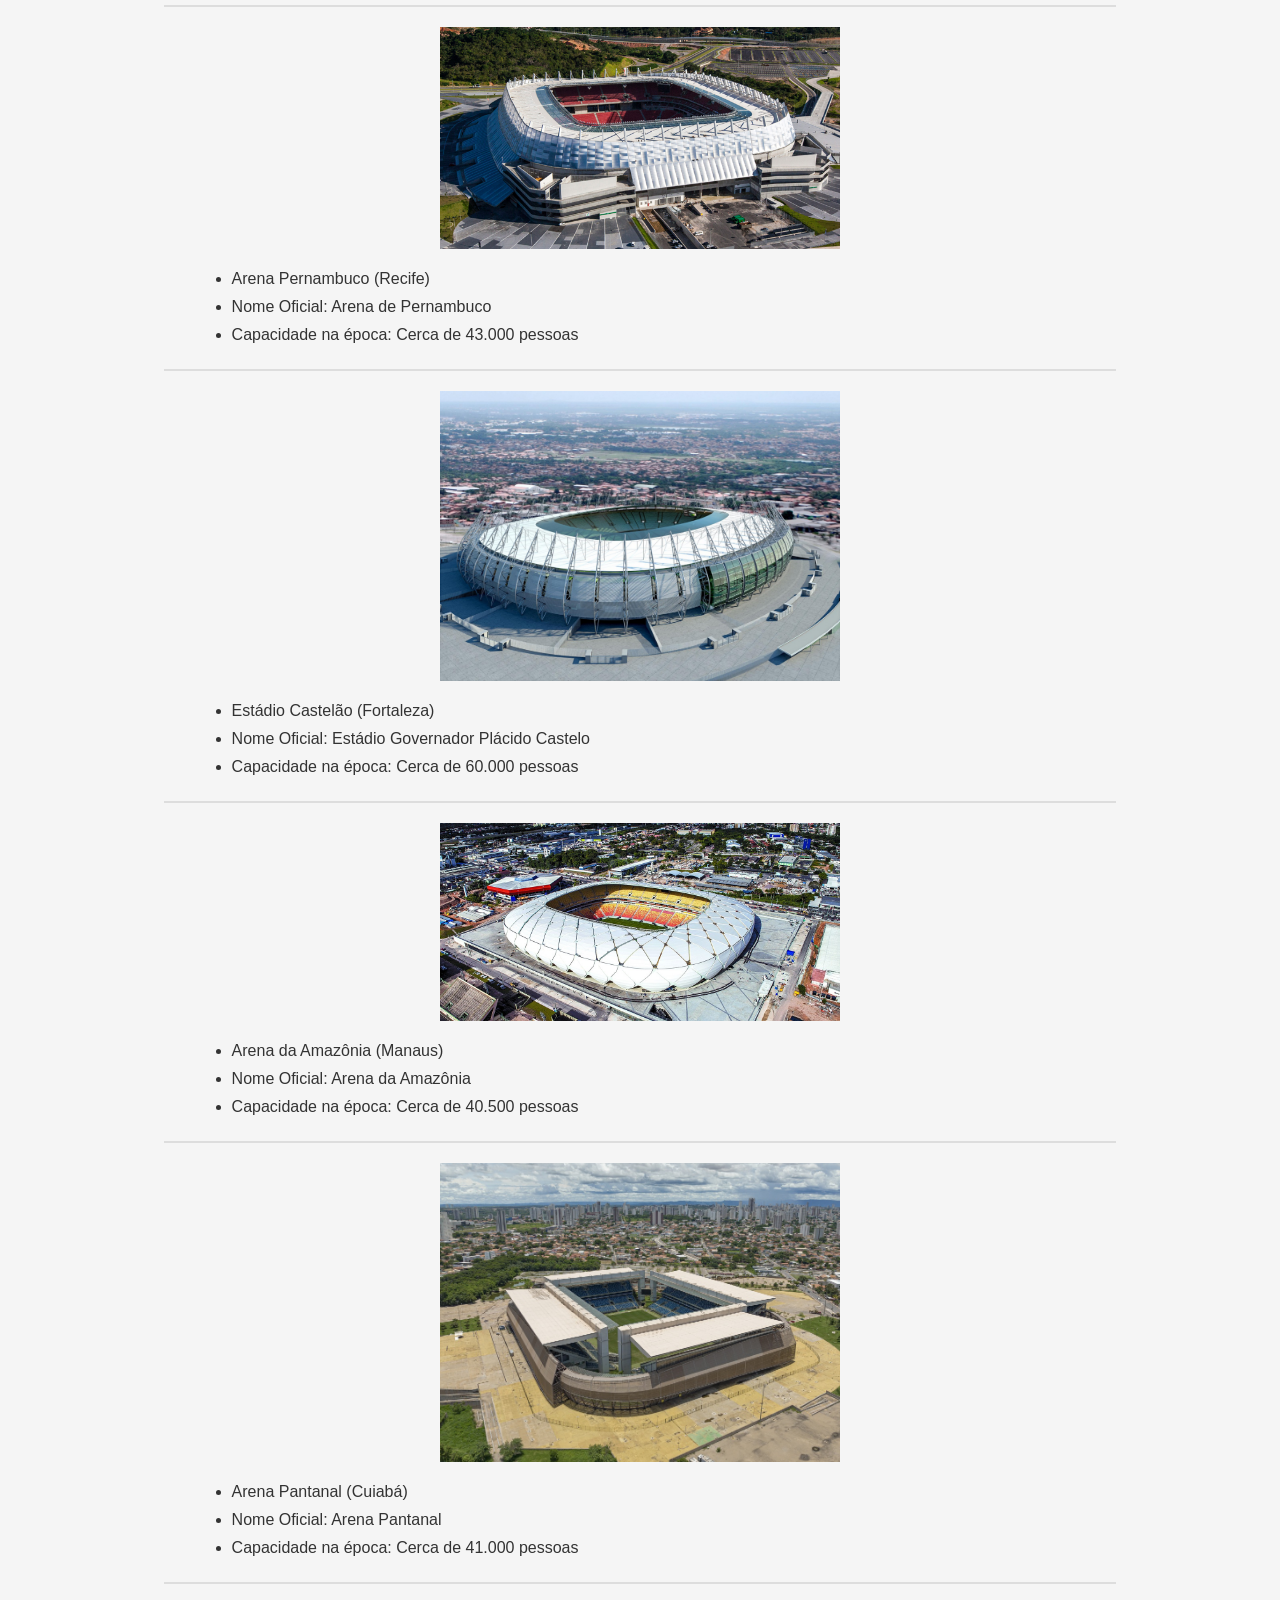
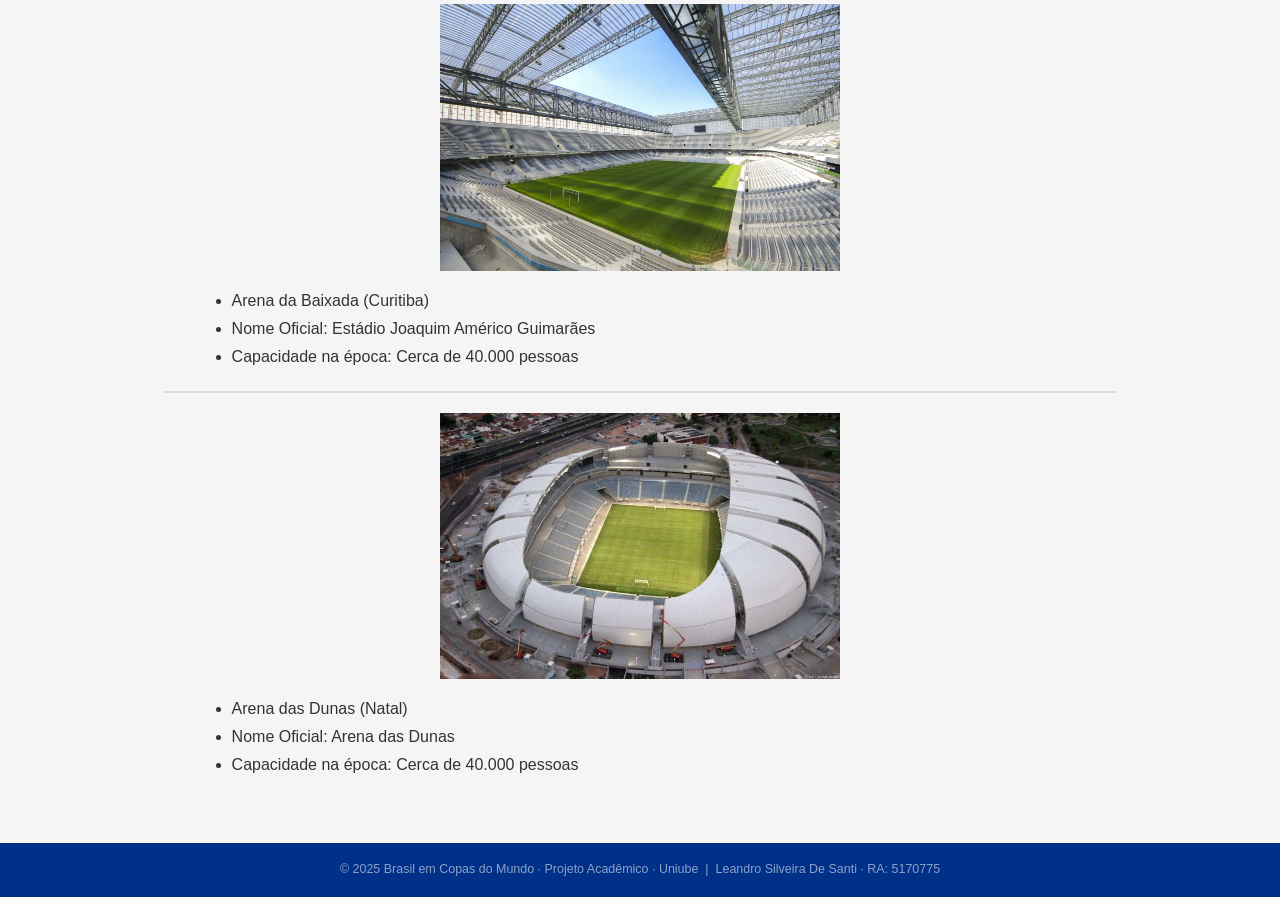
<file: pais_sede.html>
<!DOCTYPE html>
<html lang="pt-br">
<head>
    <meta charset="UTF-8">
    <meta name="viewport" content="width=device-width, initial-scale=1.0">
    <title>Brasil como País Sede de Copas do Mundo</title>
    <!-- Google Tag Manager -->
    <script>(function(w,d,s,l,i){w[l]=w[l]||[];w[l].push({'gtm.start':
    new Date().getTime(),event:'gtm.js'});var f=d.getElementsByTagName(s)[0],
    j=d.createElement(s),dl=l!='dataLayer'?'&l='+l:'';j.async=true;j.src=
    'https://www.googletagmanager.com/gtm.js?id='+i+dl;f.parentNode.insertBefore(j,f);
    })(window,document,'script','dataLayer','GTM-WJT45FRX');</script>
    <!-- End Google Tag Manager -->
    <!-- Google tag (gtag.js) -->
<script async src="https://www.googletagmanager.com/gtag/js?id=G-67EZPYMGFR"></script>
<script>
  window.dataLayer = window.dataLayer || [];
  function gtag(){dataLayer.push(arguments);}
  gtag('js', new Date());

  gtag('config', 'G-67EZPYMGFR');
</script>
    <link rel="stylesheet" href="css/style.css">
</head>
<body>
    <!-- Google Tag Manager (noscript) -->
    <noscript><iframe src="https://www.googletagmanager.com/ns.html?id=GTM-WJT45FRX"
    height="0" width="0" style="display:none;visibility:hidden"></iframe></noscript>
    <!-- End Google Tag Manager (noscript) -->

    <header class="site-header">
        <a href="index.html">
            <img src="imagens/Uniube.png" width="110" alt="Logo Uniube" style="border:none;padding:0;background:none;border-radius:4px;">
        </a>
        <h1>BRASIL COMO PAÍS SEDE EM COPAS DO MUNDO</h1>
        <button class="hamburger" id="hamburger" aria-label="Abrir menu" aria-expanded="false" aria-controls="menu-principal">
            <span></span><span></span><span></span>
        </button>
    </header>

    <!-- MENU -->
    <nav id="menu-principal" class="menu-principal">
        <a href="index.html" class="voltar-link">← Voltar ao Início</a>
        <a href="#50">Copa de 1950</a>
        <a href="#est50">Estádios Copa de 1950</a>
        <a href="#14">Copa de 2014</a>
        <a href="#est14">Estádios Copa de 2014</a>
    </nav>

    <!-- HERO DA PÁGINA -->
    <section class="page-hero">
        <div class="page-hero-content">
            <span class="hero-badge">⚽ Seleção Brasileira</span>
            <h2 class="page-hero-titulo">Brasil como País Sede <span>em Copas do Mundo</span></h2>
            <p class="page-hero-subtitulo">Palco das emoções de 1950 e de 2014, o Brasil tem o privilégio histórico de ter abrigado o planeta do futebol em duas edições inesquecíveis dentro e fora de campo. Confira os bastidores, os legados e as curiosidades das duas vezes em que o Brasil foi o país sede da Copa.</p>
        </div>
        <div class="page-hero-nav">
            <a href="#50" class="hero-cta">Copa de 1950</a>
        <a href="#est50" class="hero-cta">Estádios Copa de 1950</a>
        <a href="#14" class="hero-cta">Copa de 2014</a>
        <a href="#est14" class="hero-cta">Estádios Copa de 2014</a>
        </div>
    </section>
            

    <main>
        <dl>
            <dt>Breve resumo do tema abordado:</dt>
            <dd>Durante esses quase 1 século de Copa do Mundo a seleção canarinho já foi o País Sede em 1950 e 2014, nós separamos pontos importantes dessas copas.</dd>
        </dl>

        <h2 id="50" style="color:blue;">1950: A Construção do Gigante e a Simplicidade</h2>
        <p>Naquela época, o Brasil queria provar que era a "potência do futuro". A organização foi focada em centralizar tudo no Rio de Janeiro.</p>
        <ul type="disc">
            <li>Investimento e Engenharia: O grande investimento foi o Maracanã. Ele foi construído em apenas 22 meses. Para a época, foi um desafio de engenharia civil sem precedentes no país. O estádio ainda estava com andaimes e cheiro de cimento fresco no dia da abertura.</li>
            <li>Organização: A tecnologia de comunicação era o rádio. Milhões de brasileiros acompanharam a Copa pelas ondas curtas, e o "atraso" da informação criava uma mística sobre os jogos.</li>
            <li>O Formato: Foi a única edição da história que não teve uma "final" única eliminatória. As quatro melhores seleções (Brasil, Uruguai, Espanha e Suécia) jogaram um quadrangular final. Quem somasse mais pontos seria o campeão.</li>
            <li>A Campanha: O Brasil encantou o mundo com um futebol ofensivo, goleando a Suécia por 7 a 1 e a Espanha por 6 a 1. A seleção chegou ao último jogo contra o Uruguai precisando apenas de um empate para ser campeã.</li>
            <li>O "Maracanazo": No dia 16 de julho, diante de um público estimado em 200 mil pessoas, o Brasil saiu na frente com um gol de Friaça. Porém, o Uruguai virou o jogo para 2 a 1 com gols de Schiaffino e Ghiggia. O silêncio que tomou conta do estádio após o apito final ficou marcado na história como o "Maracanazo". O Brasil terminou como vice-campeão e abandonou o uso do uniforme branco para sempre.</li>
            <li>Curiosidade da Copa:
                <ul type="square">
                    <li>A Desistência da Índia (O Mito dos Pés Descalços): Uma das lendas mais famosas é que a Índia desistiu porque a FIFA proibiu os jogadores de jogarem descalços. Embora a Índia realmente jogasse assim nas Olimpíadas de 1948, o motivo real da desistência foi a falta de orçamento para a viagem e o fato de a Federação Indiana valorizar mais as Olimpíadas do que a Copa na época. Como resultado, o grupo do Brasil ficou com apenas 3 seleções.</li>
                    <li>O Uniforme "Amaldiçoado": O Brasil jogou toda a Copa de 1950 de branco com gola azul. Após a derrota na final, a cor foi considerada "agourenta" (deu azar). Foi então que o jornal Correio da Manhã lançou o concurso para o novo uniforme, vencido pelo design da "Amarelinha" que usamos até hoje. O Brasil nunca mais vestiu branco em uma final de Copa.</li>
                    <li>Jogadores "Operários": Diferente dos craques multimilionários de 2014 e 2026, em 1950 muitos jogadores ainda tinham empregos comuns. O goleiro reserva do Brasil, por exemplo, era funcionário público. A preparação era rígida, mas os recursos médicos e nutricionais eram quase inexistentes comparados aos softwares de performance que você estuda hoje.</li>
                    <li>O Maracanã Inacabado: No dia da abertura, o Maracanã ainda tinha andaimes, áreas sem pintura e muito entulho de construção nos arredores. O estádio só foi "finalizado" de verdade muitos anos depois, mas a pressão para realizar o evento era tão grande que a FIFA autorizou os jogos mesmo com o canteiro de obras visível.</li>
                </ul>
            </li>
        </ul>

        <h2 id="est50" style="color:blue;">Estádios da Copa de 1950</h2>
        <img src="imagens/maracana50.jpg" width="400" alt="Estádio do Maracanã em 1950">
        <ul>
            <li>Estádio do Maracanã (Rio de Janeiro)</li>
            <li>Nome Oficial: Estádio Municipal do Rio de Janeiro</li>
            <li>Capacidade na época: Cerca de 200.000 pessoas</li>
        </ul>
        <hr style="border: none; border-top: 2px solid #ddd; margin: 20px 0;">
        <img src="imagens/pacaembu50.jpg" width="400" alt="Estádio do Pacaembu em 1950">
        <ul>
            <li>Estádio do Pacaembu (São Paulo)</li>
            <li>Nome Oficial: Estádio Paulo Machado de Carvalho</li>
            <li>Capacidade na época: Cerca de 70.000 pessoas</li>
        </ul>
        <hr style="border: none; border-top: 2px solid #ddd; margin: 20px 0;">
        <img src="imagens/independencia50.jpg" width="400" alt="Estádio Independência em 1950">
        <ul>
            <li>Estádio Independência (Belo Horizonte)</li>
            <li>Nome Oficial: Estádio Sete de Setembro</li>
            <li>Capacidade na época: Cerca de 30.000 pessoas</li>
        </ul>
        <hr style="border: none; border-top: 2px solid #ddd; margin: 20px 0;">
        <img src="imagens/eucaliptos50.jpg" width="400" alt="Estádio dos Eucaliptos em 1950">
        <ul>
            <li>Estádio dos Eucaliptos (Porto Alegre)</li>
            <li>Nome Oficial: Estádio Ildefonso Pinto</li>
            <li>Capacidade na época: Cerca de 30.000 pessoas</li>
        </ul>
        <hr style="border: none; border-top: 2px solid #ddd; margin: 20px 0;">
        <img src="imagens/vilacapanema50.jpg" width="400" alt="Estádio da Vila Capanema em 1950">
        <ul>
            <li>Estádio da Vila Capanema (Curitiba)</li>
            <li>Nome Oficial: Estádio Durival Britto e Silva</li>
            <li>Capacidade na época: Cerca de 15.000 pessoas</li>
        </ul>
        <hr style="border: none; border-top: 2px solid #ddd; margin: 20px 0;">
        <img src="imagens/ilhadoretiro50.jpg" width="400" alt="Estádio da Ilha do Retiro em 1950">
        <ul>
            <li>Estádio da Ilha do Retiro (Recife)</li>
            <li>Nome Oficial: Estádio Adelmar da Costa Carvalho</li>
            <li>Capacidade na época: Cerca de 20.000 pessoas</li>
        </ul>
        <hr style="border: none; border-top: 2px solid #ddd; margin: 20px 0;">

        <h2 id="14" style="color:blue;">2014: O Padrão FIFA e os Contrastes Sociais</h2>
        <p>Em 2014, o cenário foi muito mais complexo, envolvendo política, tecnologia de ponta e grandes debates públicos.</p>
        <ul type="disc">
            <li>Investimentos Bilionários: O custo total foi estimado em cerca de R$ 25 bilhões. O foco não foi apenas estádios (as "Arenas Padrão FIFA"), mas também aeroportos e obras de mobilidade urbana (BRTs e VLTs), muitas das quais não ficaram prontas a tempo.</li>
            <li>A "Rejeição" e os Protestos: Diferente de 1950, houve uma forte onda de protestos antes da bola rolar. O slogan "Não vai ter Copa" ficou famoso em 2013 durante a Copa das Confederações. A população questionava por que investir tanto em estádios e não em "hospitais e escolas padrão FIFA".</li>
            <li>Tecnologia e Logística: Foi a Copa da conectividade. Pela primeira vez, o Brasil instalou redes 4G robustas e tecnologia de linha de gol (sensores para saber se a bola entrou). A logística de transporte das seleções foi um desafio de software e planejamento, coordenando voos fretados em um país de dimensões continentais.</li>
            <li>O Clima: Fora de campo, a Copa foi um sucesso de público e integração. Milhares de estrangeiros lotaram as "Fan Fests" e as ruas brasileiras. Foi batizada informalmente de "Copa das Copas" pelo alto número de gols e pela qualidade dos jogos.</li>
            <li>A Campanha Brasileira: O Brasil, comandado por Luiz Felipe Scolari (o técnico do Penta), avançou em primeiro no seu grupo. Passou pelo Chile nos pênaltis nas oitavas e venceu a Colômbia nas quartas, mas perdeu seu principal jogador, Neymar, por lesão, e o capitão Thiago Silva por suspensão. Na Semifinal acabou sendo marcado o nosso maior vexame dentro da nossa própria casa, o famoso 7x1 contra a Alemanha.</li>
            <li>Curiosidades da Copa
                <ul type="square">
                    <li>O "Mineiraço": Na semifinal, em Belo Horizonte, o Brasil sofreu sua derrota mais pesada: 7 a 1 contra a Alemanha. Os alemães marcaram cinco gols em apenas 29 minutos de jogo. O Brasil terminou a competição em 4º lugar, após perder a disputa de terceiro para a Holanda, enquanto a Alemanha se sagrou tetracampeã no Maracanã ao vencer a Argentina.</li>
                    <li>A seleção da Alemanha deu uma aula de Planejamento de Projeto. Eles não gostaram de nenhuma das opções de centros de treinamento oferecidas pela organização. A solução: Eles investiram e construíram o próprio resort em Santa Cruz Cabrália (BA). Após a Copa, o CT foi doado para a comunidade local. Esse nível de isolamento e controle de dados foi um dos "segredos" para o título.</li>
                    <li>Pela primeira vez, o Brasil precisou seguir um caderno de encargos extremamente rígido. Isso deu origem às Arenas Multiuso. Muitos estádios foram construídos com sistemas de captação de água da chuva e painéis solares para obter a certificação LEED (Green Building), como o Mineirão e a Arena Pernambuco. O Custo dos "Elefantes Brancos": Algumas sedes, como Cuiabá, Manaus e Brasília, não tinham times nas divisões principais do futebol brasileiro na época, o que gerou críticas sobre a manutenção desses "hardwares" caros após o evento.</li>
                    <li>O IBC (International Broadcast Centre), montado no Rio de Janeiro, foi o coração tecnológico do evento. Foi a primeira Copa com transmissão em 4K (Ultra HD) para alguns mercados e a primeira com uso massivo de Streaming. A infraestrutura de fibra óptica instalada nos estádios teve que suportar picos de tráfego de dados gigantescos, já que todos os torcedores estavam usando redes sociais simultaneamente.</li>
                    <li>O nome "Fuleco" (Futebol + Ecologia) foi escolhido por votação popular, mas gerou polêmicas. Ele representa o Tatu-bola, uma espécie brasileira em extinção. O objetivo era usar o marketing da Copa para levantar fundos para a conservação da espécie, embora as ONGs ambientais tenham criticado a falta de repasses reais após o torneio.</li>
                    <li>A FIFA exigiu que todas as 12 cidades tivessem as "FIFA Fan Fests". Eram eventos gratuitos com telões gigantes em locais icônicos (como a Praia de Copacabana ou o Vale do Anhangabaú). Essas áreas eram consideradas "território FIFA", com regras estritas sobre quais marcas poderiam ser vendidas lá dentro, o que gerou muitos debates sobre a soberania das cidades.</li>
                </ul>
            </li>
        </ul>

        <h2 id="est14" style="color:blue;">Estádios da Copa de 2014</h2>
        <img src="imagens/maracana14.jpg" width="400" alt="Maracanã em 2014">
        <ul>
            <li>Estádio do Maracanã (Rio de Janeiro)</li>
            <li>Nome Oficial: Estádio Jornalista Mário Filho</li>
            <li>Capacidade na época: Cerca de 75.000 pessoas</li>
        </ul>
        <hr style="border: none; border-top: 2px solid #ddd; margin: 20px 0;">
        <img src="imagens/itaqueira14.jpg" width="400" alt="Arena Corinthians em 2014">
        <ul>
            <li>Arena de São Paulo (São Paulo)</li>
            <li>Nome Oficial: Arena Corinthians</li>
            <li>Capacidade na época: Cerca de 63.000 pessoas</li>
        </ul>
        <hr style="border: none; border-top: 2px solid #ddd; margin: 20px 0;">
        <img src="imagens/mineirao14.jpg" width="400" alt="Mineirão em 2014">
        <ul>
            <li>Estádio Mineirão (Belo Horizonte)</li>
            <li>Nome Oficial: Estádio Governador Magalhães Pinto</li>
            <li>Capacidade na época: Cerca de 58.000 pessoas</li>
        </ul>
        <hr style="border: none; border-top: 2px solid #ddd; margin: 20px 0;">
        <img src="imagens/nacional14.jpg" width="400" alt="Estádio Mané Garrincha em 2014">
        <ul>
            <li>Estádio Nacional de Brasília (Brasília)</li>
            <li>Nome Oficial: Estádio Mané Garrincha</li>
            <li>Capacidade na época: Cerca de 69.000 pessoas</li>
        </ul>
        <hr style="border: none; border-top: 2px solid #ddd; margin: 20px 0;">
        <img src="imagens/beirario14.avif" width="400" alt="Estádio Beira-Rio em 2014">
        <ul>
            <li>Estádio Beira-Rio (Porto Alegre)</li>
            <li>Nome Oficial: Estádio José Pinheiro Borda</li>
            <li>Capacidade na época: Cerca de 43.000 pessoas</li>
        </ul>
        <hr style="border: none; border-top: 2px solid #ddd; margin: 20px 0;">
        <img src="imagens/fontenova14.jpg" width="400" alt="Arena Fonte Nova em 2014">
        <ul>
            <li>Arena Fonte Nova (Salvador)</li>
            <li>Nome Oficial: Estádio Octávio Mangabeira</li>
            <li>Capacidade na época: Cerca de 52.000 pessoas</li>
        </ul>
        <hr style="border: none; border-top: 2px solid #ddd; margin: 20px 0;">
        <img src="imagens/pernambuco14.jpg" width="400" alt="Arena Pernambuco em 2014">
        <ul>
            <li>Arena Pernambuco (Recife)</li>
            <li>Nome Oficial: Arena de Pernambuco</li>
            <li>Capacidade na época: Cerca de 43.000 pessoas</li>
        </ul>
        <hr style="border: none; border-top: 2px solid #ddd; margin: 20px 0;">
        <img src="imagens/castelao14.jpg" width="400" alt="Estádio Castelão em 2014">
        <ul>
            <li>Estádio Castelão (Fortaleza)</li>
            <li>Nome Oficial: Estádio Governador Plácido Castelo</li>
            <li>Capacidade na época: Cerca de 60.000 pessoas</li>
        </ul>
        <hr style="border: none; border-top: 2px solid #ddd; margin: 20px 0;">
        <img src="imagens/amazonia14.jpg" width="400" alt="Arena da Amazônia em 2014">
        <ul>
            <li>Arena da Amazônia (Manaus)</li>
            <li>Nome Oficial: Arena da Amazônia</li>
            <li>Capacidade na época: Cerca de 40.500 pessoas</li>
        </ul>
        <hr style="border: none; border-top: 2px solid #ddd; margin: 20px 0;">
        <img src="imagens/pantanal14.jpeg" width="400" alt="Arena Pantanal em 2014">
        <ul>
            <li>Arena Pantanal (Cuiabá)</li>
            <li>Nome Oficial: Arena Pantanal</li>
            <li>Capacidade na época: Cerca de 41.000 pessoas</li>
        </ul>
        <hr style="border: none; border-top: 2px solid #ddd; margin: 20px 0;">
        <img src="imagens/baixada14.jpg" width="400" alt="Arena da Baixada em 2014">
        <ul>
            <li>Arena da Baixada (Curitiba)</li>
            <li>Nome Oficial: Estádio Joaquim Américo Guimarães</li>
            <li>Capacidade na época: Cerca de 40.000 pessoas</li>
        </ul>
        <hr style="border: none; border-top: 2px solid #ddd; margin: 20px 0;">
        <img src="imagens/dunas14.jpg" width="400" alt="Arena das Dunas em 2014">
        <ul>
            <li>Arena das Dunas (Natal)</li>
            <li>Nome Oficial: Arena das Dunas</li>
            <li>Capacidade na época: Cerca de 40.000 pessoas</li>
        </ul>
    </main>

    <footer class="footer-info">
        © 2025 Brasil em Copas do Mundo · Projeto Acadêmico · Uniube &nbsp;|&nbsp; Leandro Silveira De Santi · RA: 5170775
    </footer>

    <script src="script.js"></script>
</body>
</html>
</file>
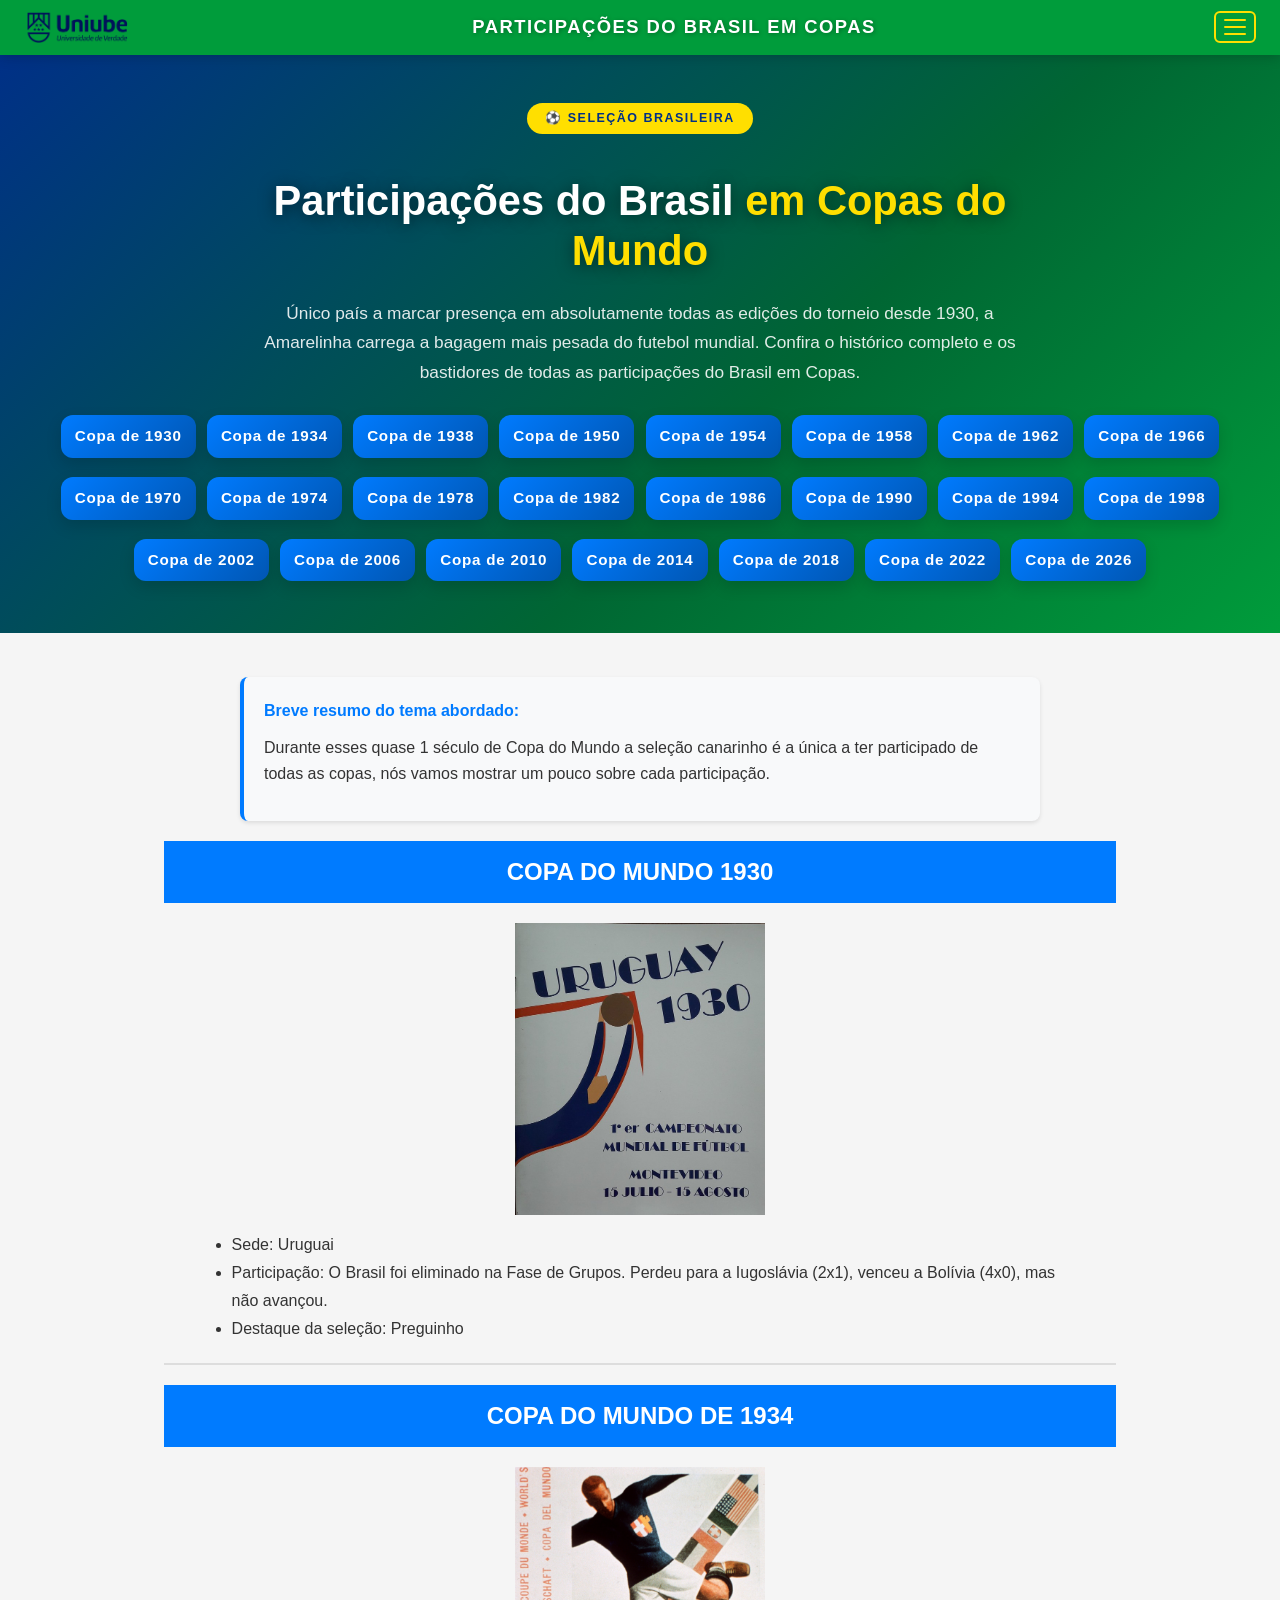
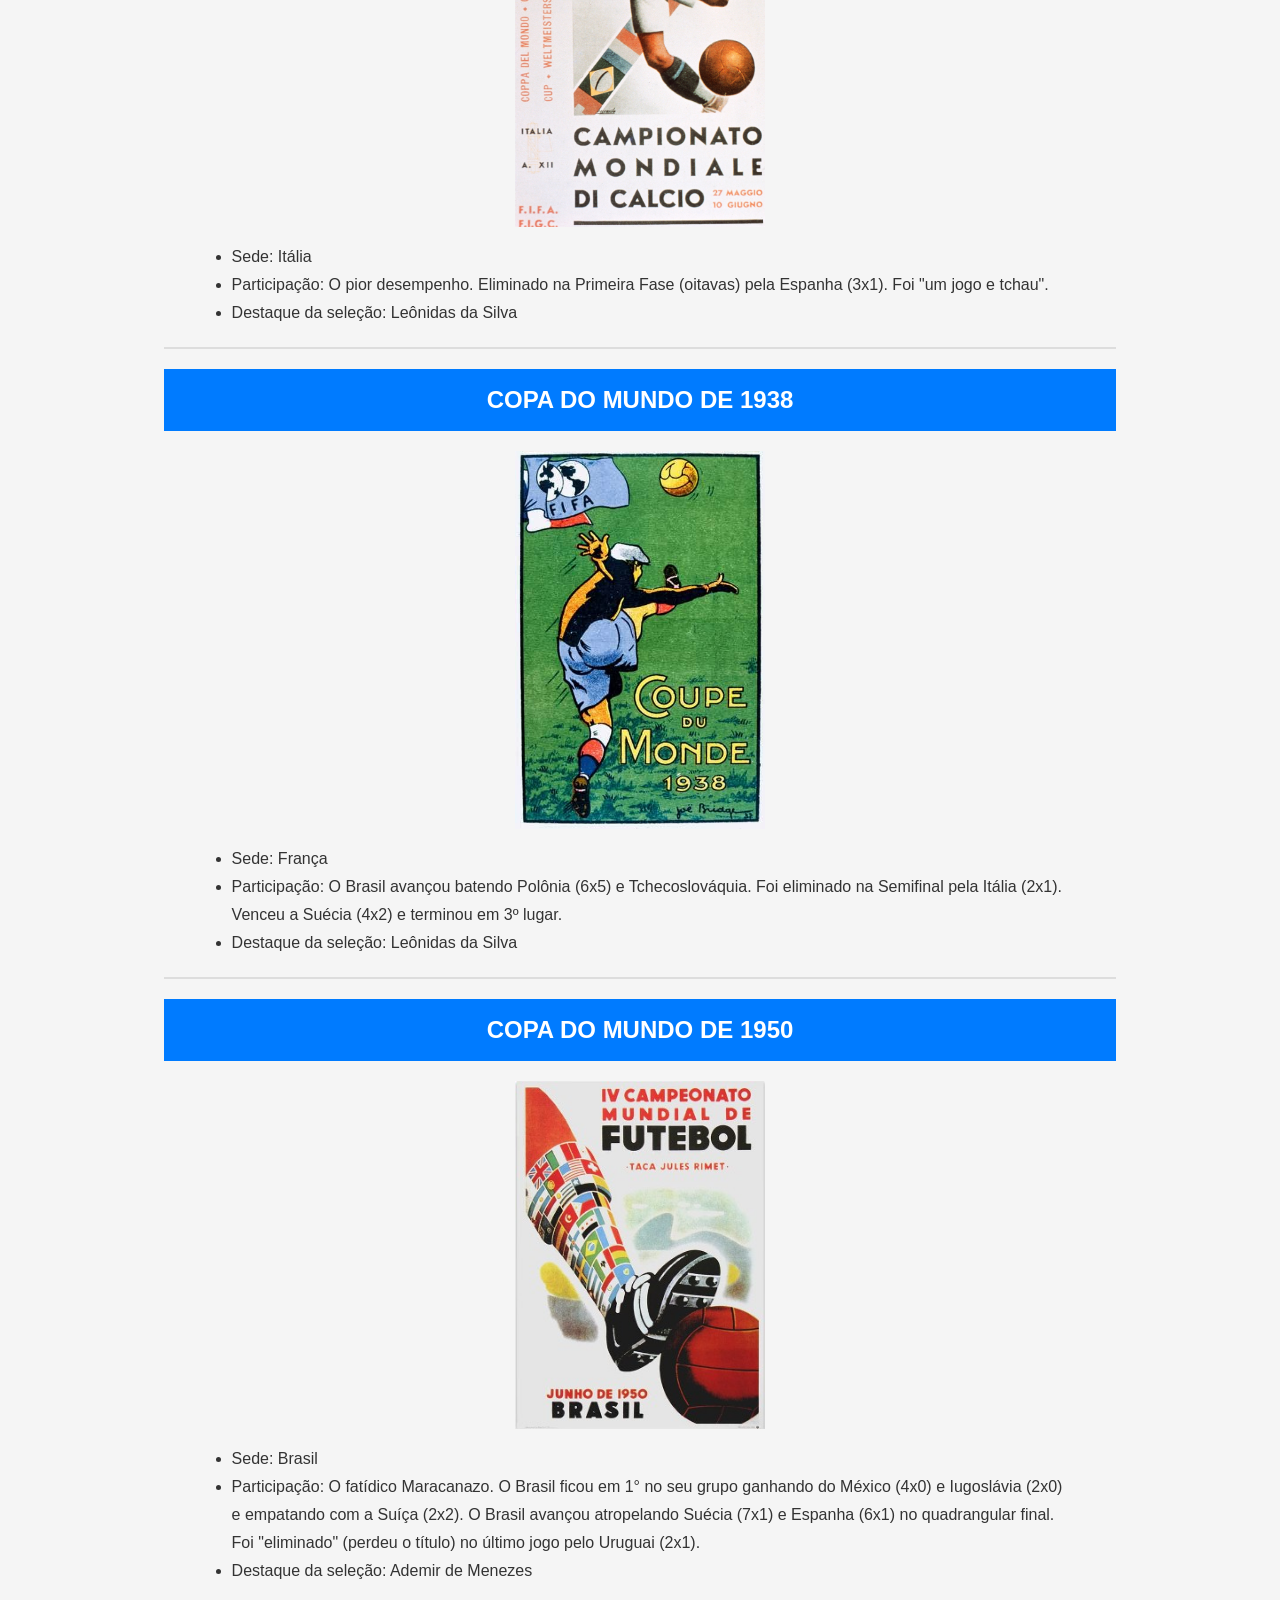
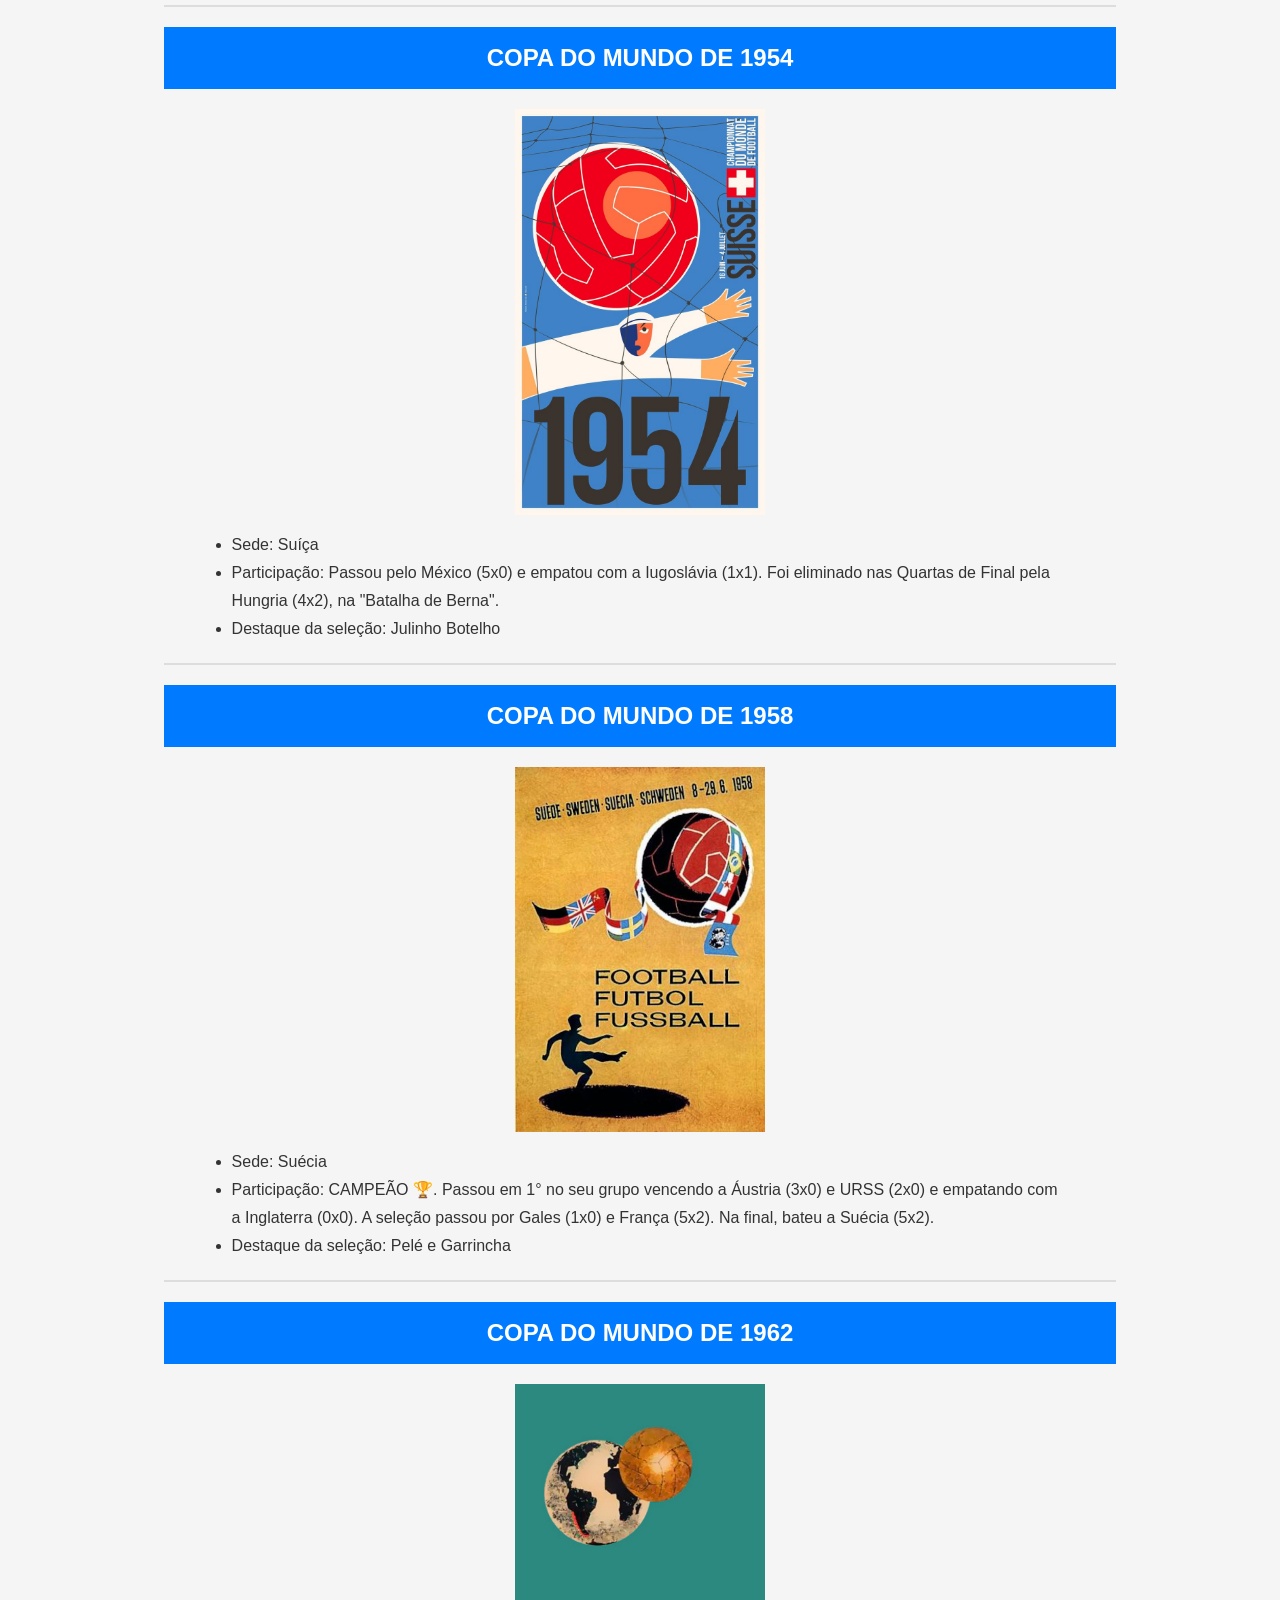
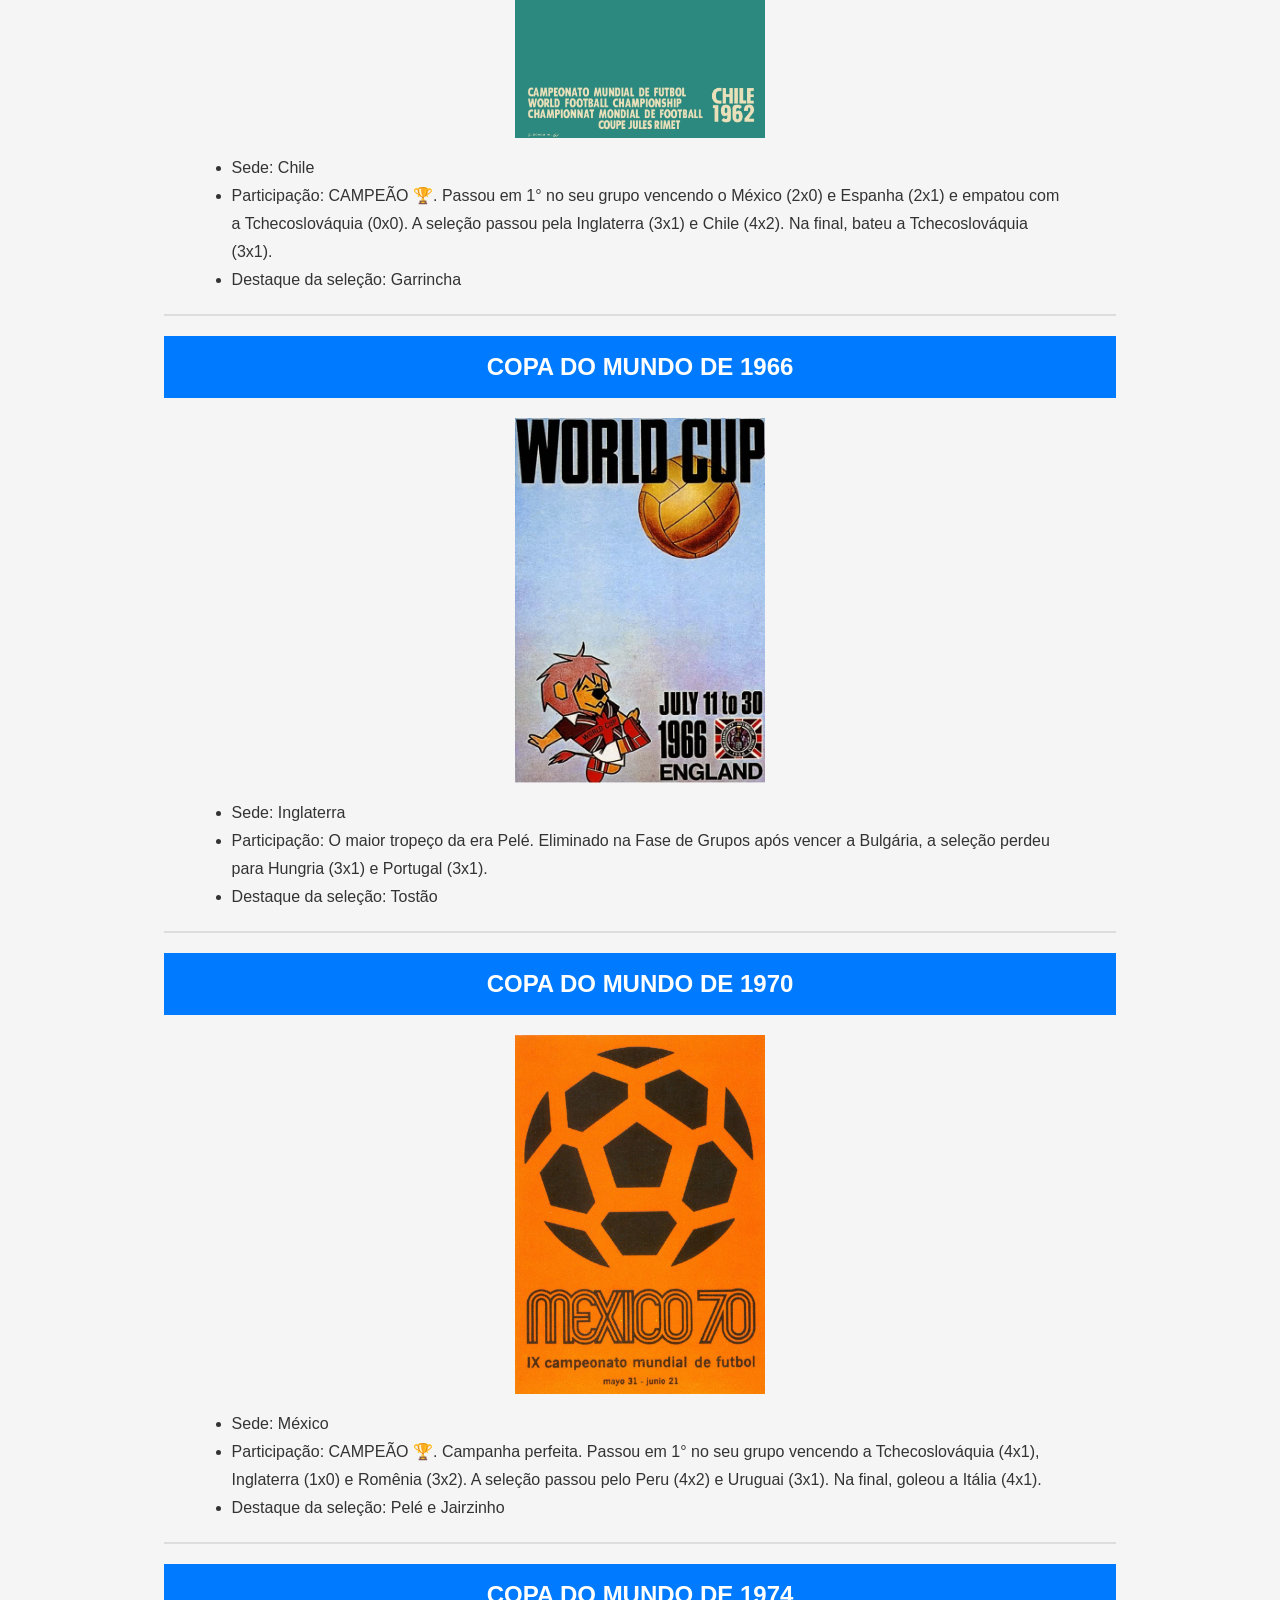
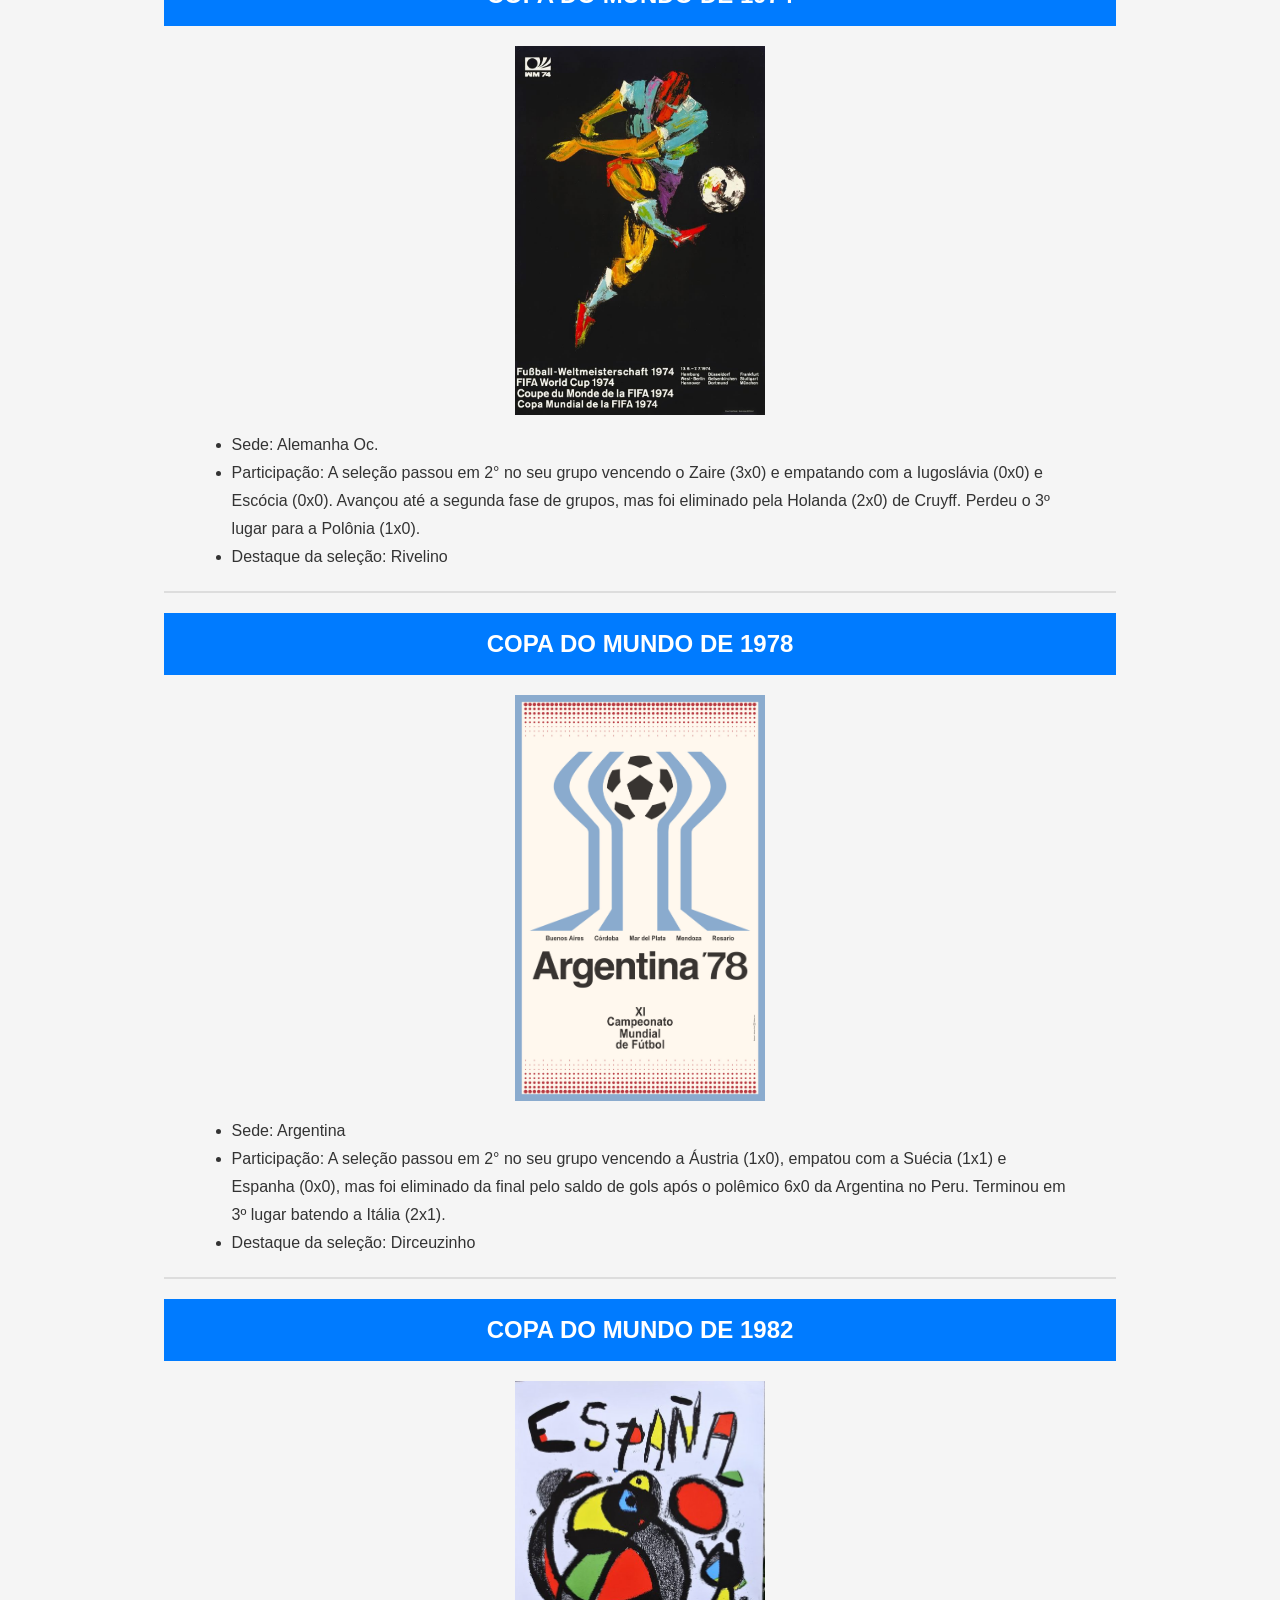
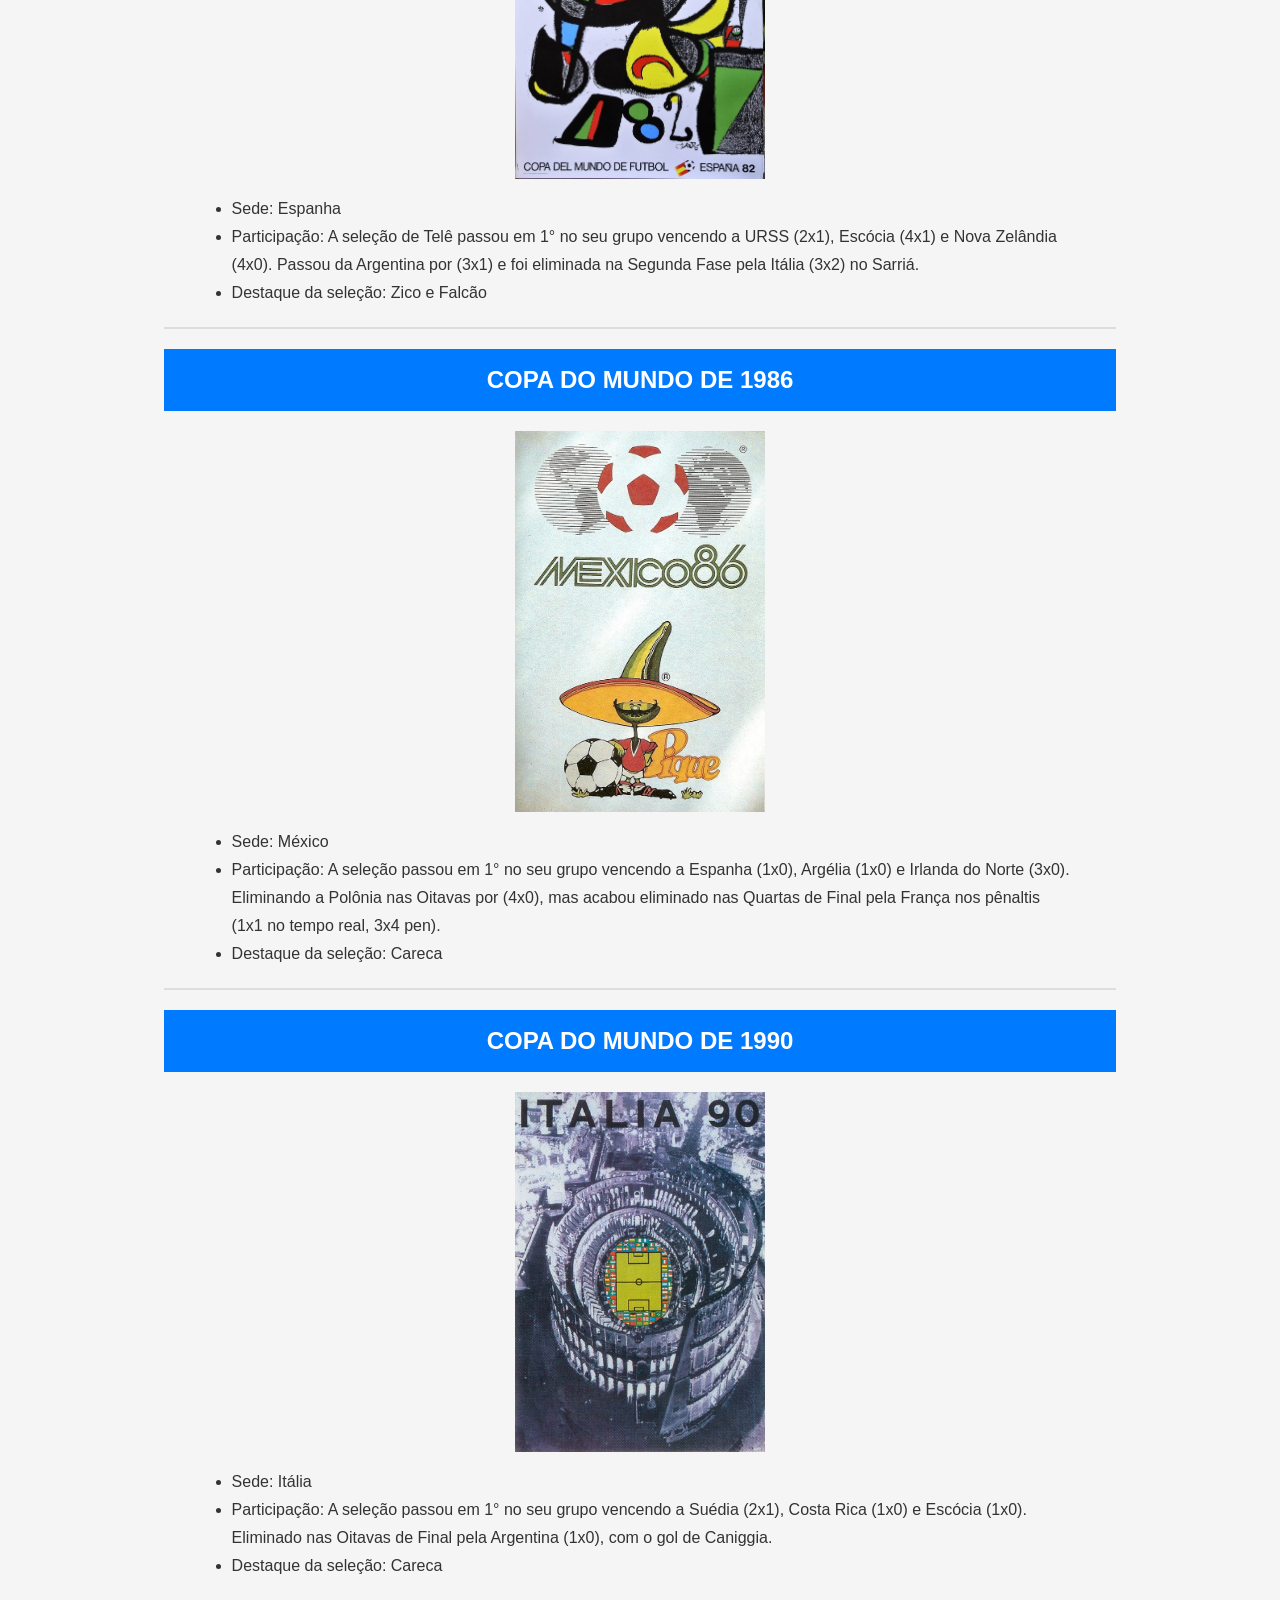
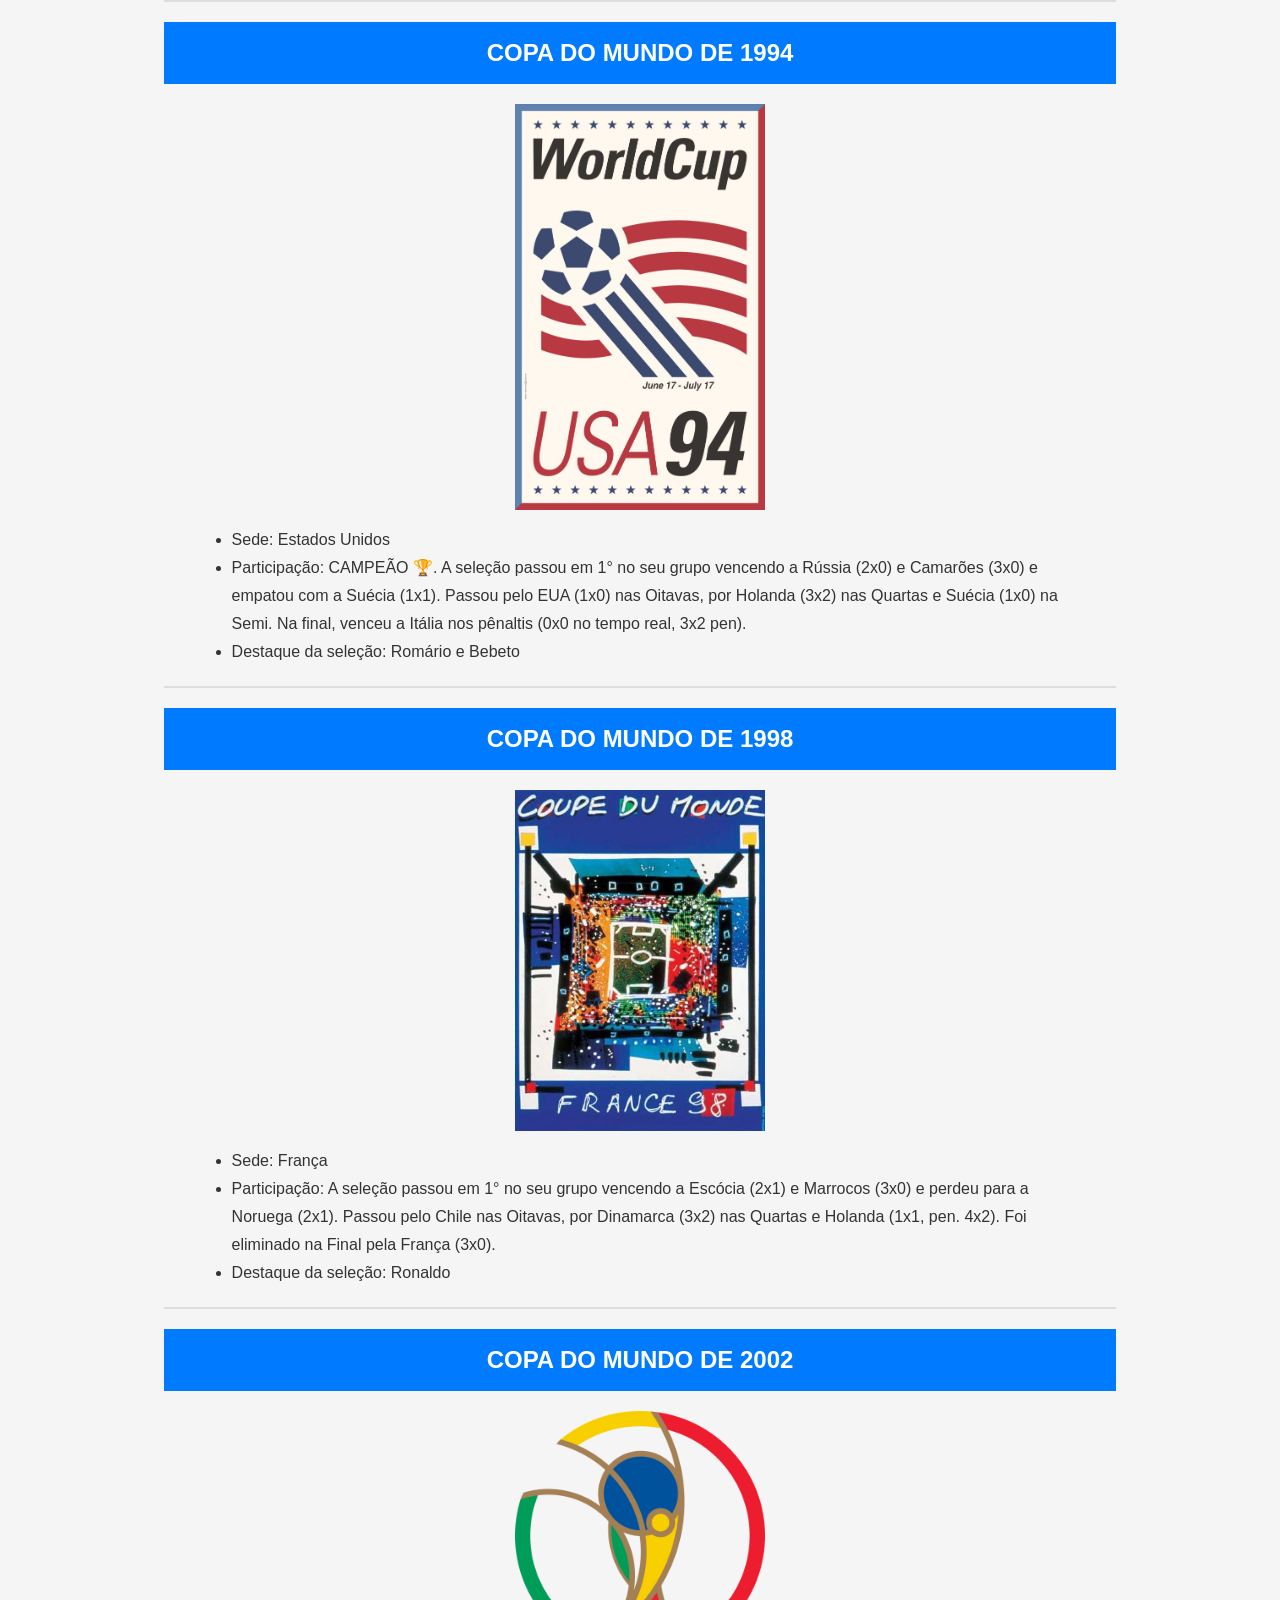
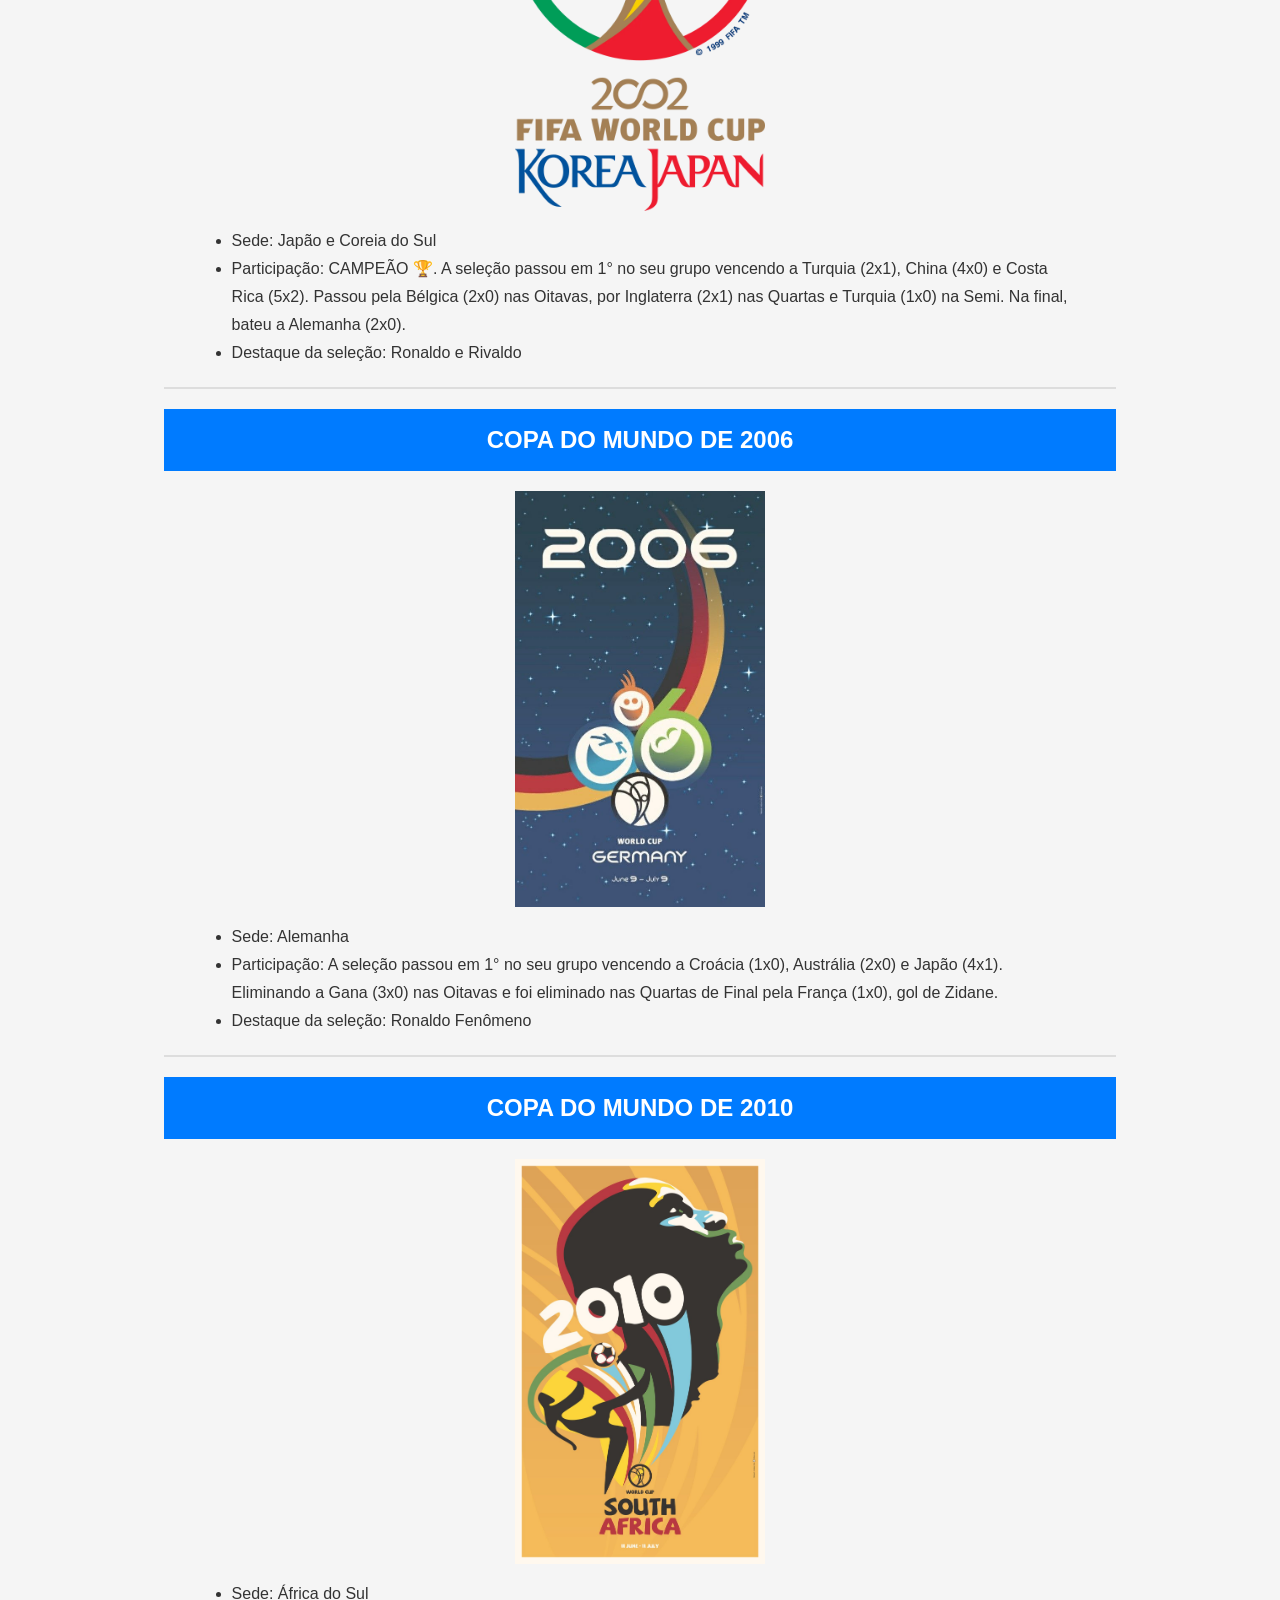
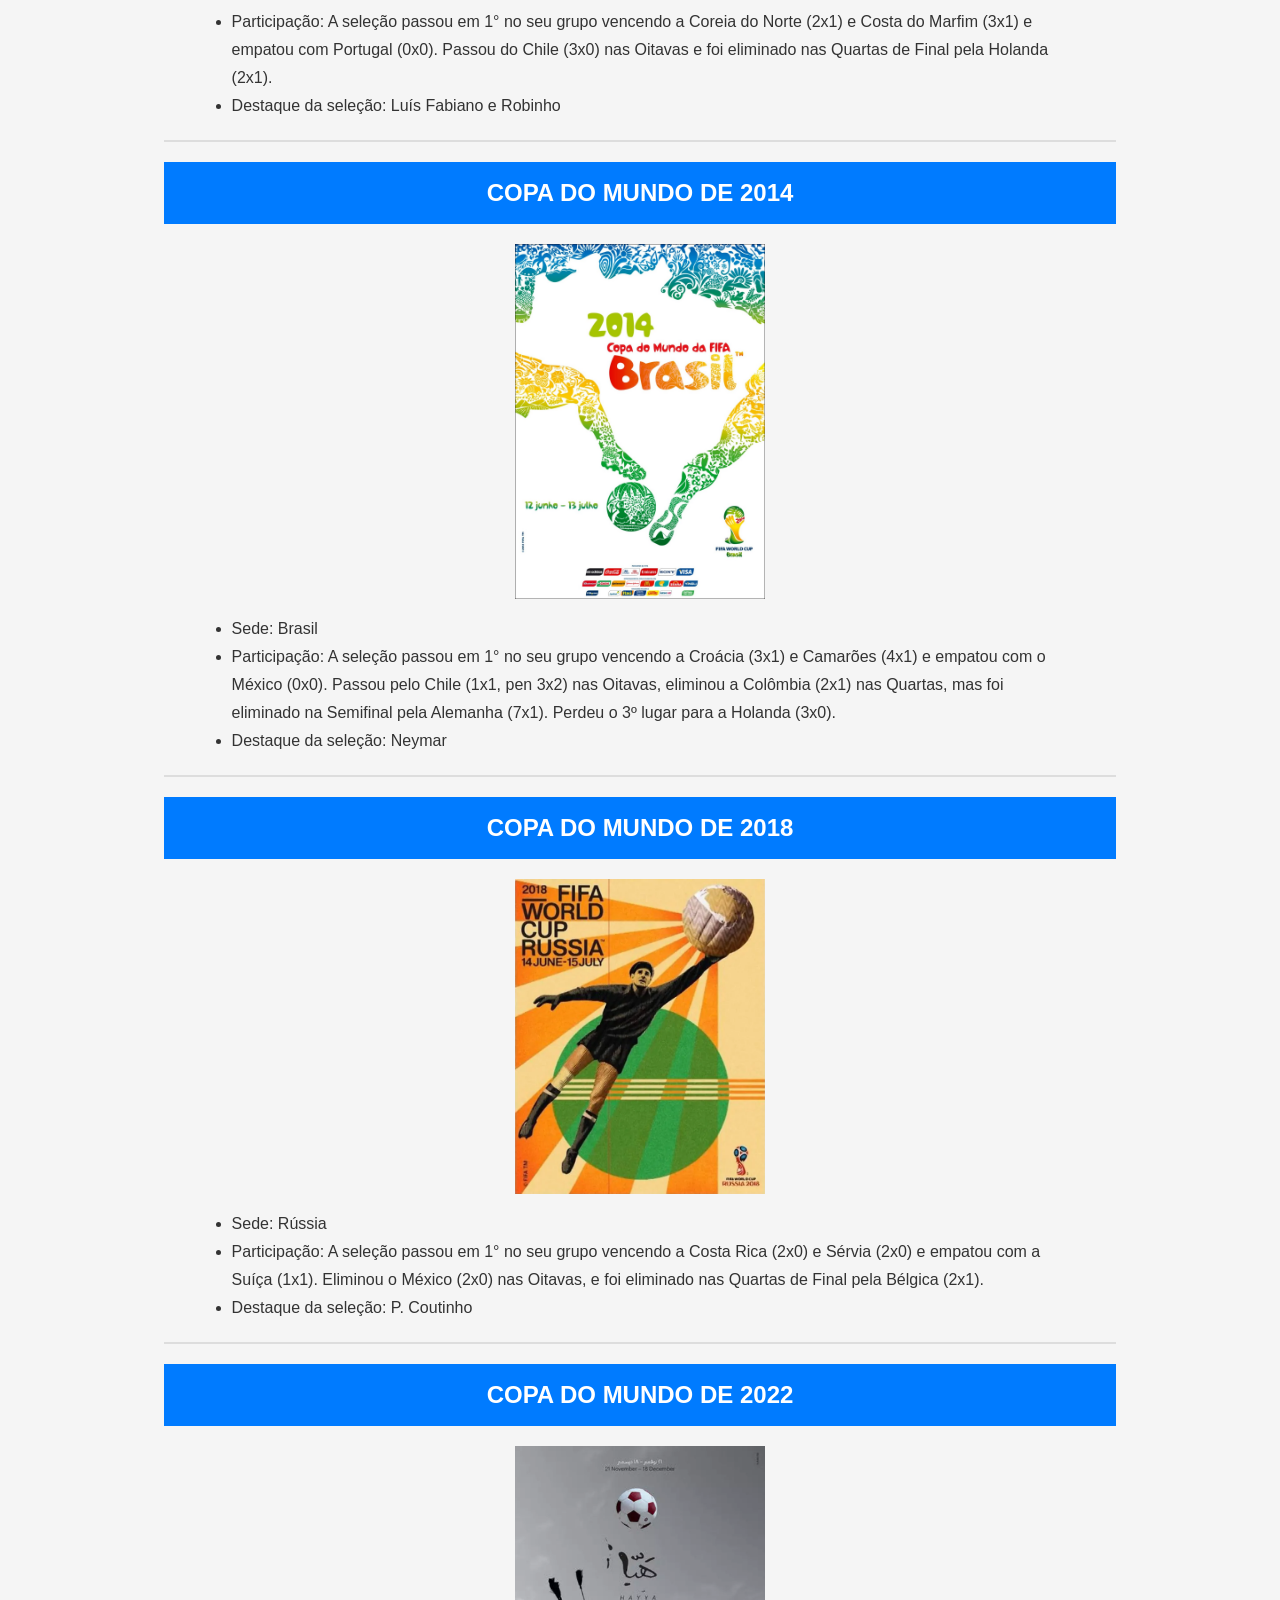
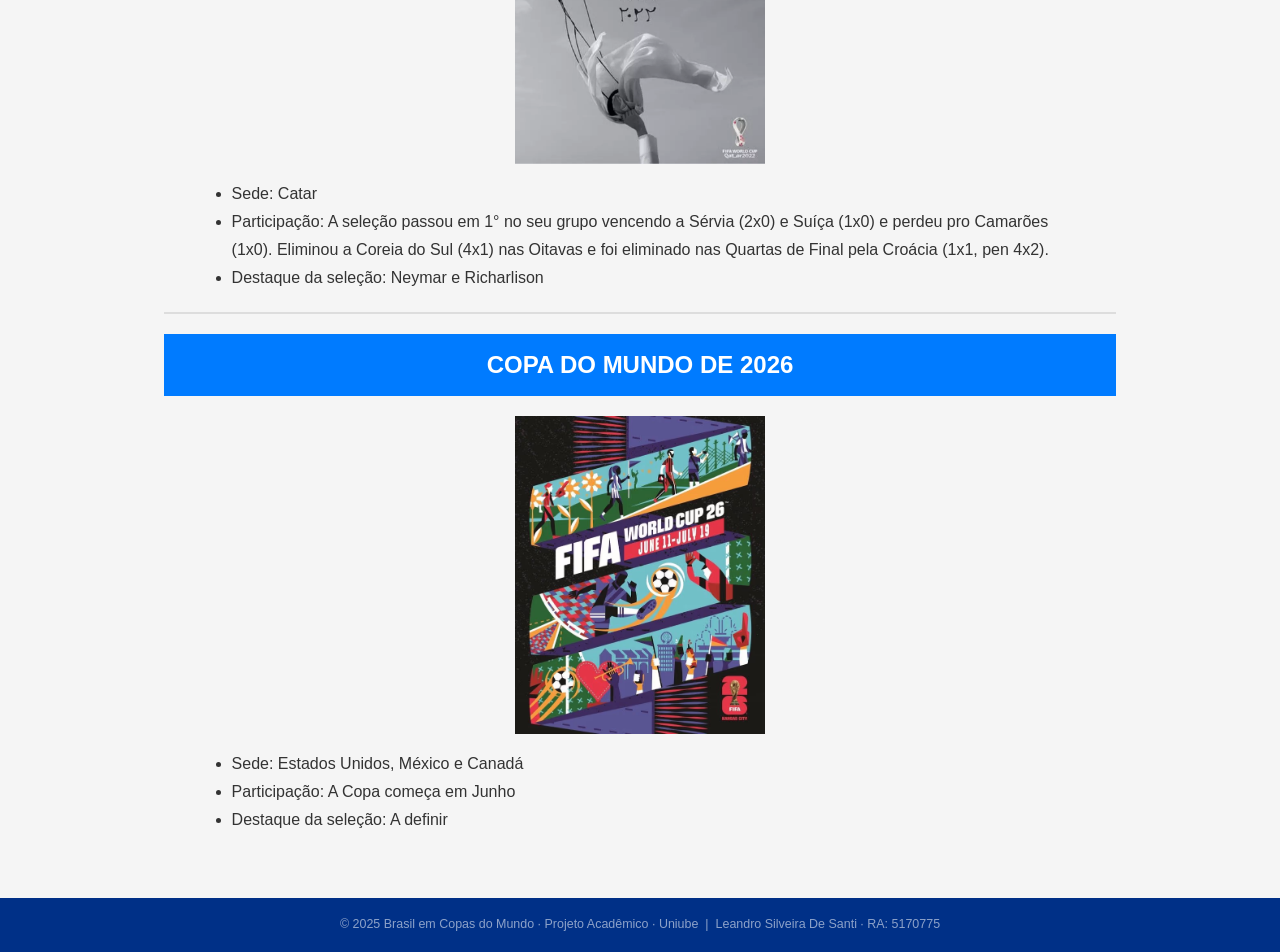
<file: Participacoes.html>
<!DOCTYPE html>
<html lang="pt-br">
<head>
    <meta charset="UTF-8">
    <meta name="viewport" content="width=device-width, initial-scale=1.0">
    <title>Participações do Brasil em Copas</title>
    <script>(function(w,d,s,l,i){w[l]=w[l]||[];w[l].push({'gtm.start':
    new Date().getTime(),event:'gtm.js'});var f=d.getElementsByTagName(s)[0],
    j=d.createElement(s),dl=l!='dataLayer'?'&l='+l:'';j.async=true;j.src=
    'https://www.googletagmanager.com/gtm.js?id='+i+dl;f.parentNode.insertBefore(j,f);
    })(window,document,'script','dataLayer','GTM-WJT45FRX');</script>
    <script async src="https://www.googletagmanager.com/gtag/js?id=G-67EZPYMGFR"></script>
    <script>
      window.dataLayer = window.dataLayer || [];
      function gtag(){dataLayer.push(arguments);}
      gtag('js', new Date());
      gtag('config', 'G-67EZPYMGFR');
    </script>
    <link rel="stylesheet" href="css/style.css">
</head>
<body>
    <noscript><iframe src="https://www.googletagmanager.com/ns.html?id=GTM-WJT45FRX" height="0" width="0" style="display:none;visibility:hidden"></iframe></noscript>

    <header class="site-header">
        <a href="index.html">
            <img src="imagens/Uniube.png" width="110" alt="Logo Uniube" style="border:none;padding:0;background:none;border-radius:4px;">
        </a>
        <h1>PARTICIPAÇÕES DO BRASIL EM COPAS</h1>
        <button class="hamburger" id="hamburger" aria-label="Abrir menu" aria-expanded="false" aria-controls="menu-principal">
            <span></span><span></span><span></span>
        </button>
    </header>

    <!-- MENU -->
    <nav id="menu-principal" class="menu-principal">
        <a href="index.html" class="voltar-link">← Voltar ao Início</a>
        <li><a href="#30">Copa de 1930</a>
        <a href="#34">Copa de 1934</a>
        <a href="#38">Copa de 1938</a>
        <a href="#50">Copa de 1950</a>
        <a href="#54">Copa de 1954</a>
        <a href="#58">Copa de 1958</a>
        <a href="#62">Copa de 1962</a>
        <a href="#66">Copa de 1966</a>
        <a href="#70">Copa de 1970</a>
        <a href="#74">Copa de 1974</a>
        <a href="#78">Copa de 1978</a>
        <a href="#82">Copa de 1982</a>
        <a href="#86">Copa de 1986</a>
        <a href="#90">Copa de 1990</a>
        <a href="#94">Copa de 1994</a>
        <a href="#98">Copa de 1998</a>
        <a href="#02">Copa de 2002</a>
        <a href="#06">Copa de 2006</a>
        <a href="#10">Copa de 2010</a>
        <a href="#14">Copa de 2014</a>
        <a href="#18">Copa de 2018</a>
        <a href="#22">Copa de 2022</a>
        <a href="#26">Copa de 2026</a>
    </nav>
    <section class="page-hero">
        <div class="page-hero-content">
            <span class="hero-badge">⚽ Seleção Brasileira</span>
            <h2 class="page-hero-titulo">Participações do Brasil <span>em Copas do Mundo</span></h2>
            <p class="page-hero-subtitulo">Único país a marcar presença em absolutamente todas as edições do torneio desde 1930, a Amarelinha carrega a bagagem mais pesada do futebol mundial. Confira o histórico completo e os bastidores de todas as participações do Brasil em Copas.</p>
        </div>
        <div class="page-hero-nav">
            <a href="#30" class="hero-cta">Copa de 1930</a>
        <a href="#34" class="hero-cta">Copa de 1934</a>
        <a href="#38" class="hero-cta">Copa de 1938</a>
        <a href="#50" class="hero-cta">Copa de 1950</a>
        <a href="#54" class="hero-cta">Copa de 1954</a>
        <a href="#58" class="hero-cta">Copa de 1958</a>
        <a href="#62" class="hero-cta">Copa de 1962</a>
        <a href="#66" class="hero-cta">Copa de 1966</a>
        <a href="#70" class="hero-cta">Copa de 1970</a>
        <a href="#74" class="hero-cta">Copa de 1974</a>
        <a href="#78" class="hero-cta">Copa de 1978</a>
        <a href="#82" class="hero-cta">Copa de 1982</a>
        <a href="#86" class="hero-cta">Copa de 1986</a>
        <a href="#90" class="hero-cta">Copa de 1990</a>
        <a href="#94" class="hero-cta">Copa de 1994</a>
        <a href="#98" class="hero-cta">Copa de 1998</a>
        <a href="#02" class="hero-cta">Copa de 2002</a>
        <a href="#06" class="hero-cta">Copa de 2006</a>
        <a href="#10" class="hero-cta">Copa de 2010</a>
        <a href="#14" class="hero-cta">Copa de 2014</a>
        <a href="#18" class="hero-cta">Copa de 2018</a>
        <a href="#22" class="hero-cta">Copa de 2022</a>
        <a href="#26" class="hero-cta">Copa de 2026</a>
        </div>
    </section>

    <main>
        <dl>
            <dt>Breve resumo do tema abordado:</dt>
            <dd>Durante esses quase 1 século de Copa do Mundo a seleção canarinho é a única a ter participado de todas as copas, nós vamos mostrar um pouco sobre cada participação.</dd>
        </dl>

        <h2 id="30" style="color:blue;">COPA DO MUNDO 1930</h2>
        <img src="imagens/copa-30.jpg" width="250" alt="Copa do Mundo 1930">
        <ul type="disc">
            <li>Sede: Uruguai</li>
            <li>Participação: O Brasil foi eliminado na Fase de Grupos. Perdeu para a Iugoslávia (2x1), venceu a Bolívia (4x0), mas não avançou.</li>
            <li>Destaque da seleção: Preguinho</li>
        </ul>
        <hr style="border: none; border-top: 2px solid #ddd; margin: 20px 0;">

        <h2 id="34" style="color:blue;">COPA DO MUNDO DE 1934</h2>
        <img src="imagens/copa-34.jpg" width="250" alt="Copa do Mundo 1934">
        <ul type="disc">
            <li>Sede: Itália</li>
            <li>Participação: O pior desempenho. Eliminado na Primeira Fase (oitavas) pela Espanha (3x1). Foi "um jogo e tchau".</li>
            <li>Destaque da seleção: Leônidas da Silva</li>
        </ul>
        <hr style="border: none; border-top: 2px solid #ddd; margin: 20px 0;">

        <h2 id="38" style="color:blue;">COPA DO MUNDO DE 1938</h2>
        <img src="imagens/copa-38.jpg" width="250" alt="Copa do Mundo 1938">
        <ul type="disc">
            <li>Sede: França</li>
            <li>Participação: O Brasil avançou batendo Polônia (6x5) e Tchecoslováquia. Foi eliminado na Semifinal pela Itália (2x1). Venceu a Suécia (4x2) e terminou em 3º lugar.</li>
            <li>Destaque da seleção: Leônidas da Silva</li>
        </ul>
        <hr style="border: none; border-top: 2px solid #ddd; margin: 20px 0;">

        <h2 id="50" style="color:blue;">COPA DO MUNDO DE 1950</h2>
        <img src="imagens/copa-50.jpg" width="250" alt="Copa do Mundo 1950">
        <ul type="disc">
            <li>Sede: Brasil</li>
            <li>Participação: O fatídico Maracanazo. O Brasil ficou em 1° no seu grupo ganhando do México (4x0) e Iugoslávia (2x0) e empatando com a Suíça (2x2). O Brasil avançou atropelando Suécia (7x1) e Espanha (6x1) no quadrangular final. Foi "eliminado" (perdeu o título) no último jogo pelo Uruguai (2x1).</li>
            <li>Destaque da seleção: Ademir de Menezes</li>
        </ul>
        <hr style="border: none; border-top: 2px solid #ddd; margin: 20px 0;">

        <h2 id="54" style="color:blue;">COPA DO MUNDO DE 1954</h2>
        <img src="imagens/copa-54.jpg" width="250" alt="Copa do Mundo 1954">
        <ul type="disc">
            <li>Sede: Suíça</li>
            <li>Participação: Passou pelo México (5x0) e empatou com a Iugoslávia (1x1). Foi eliminado nas Quartas de Final pela Hungria (4x2), na "Batalha de Berna".</li>
            <li>Destaque da seleção: Julinho Botelho</li>
        </ul>
        <hr style="border: none; border-top: 2px solid #ddd; margin: 20px 0;">

        <h2 id="58" style="color:blue;">COPA DO MUNDO DE 1958</h2>
        <img src="imagens/copa-58.avif" width="250" alt="Copa do Mundo 1958">
        <ul type="disc">
            <li>Sede: Suécia</li>
            <li>Participação: CAMPEÃO 🏆. Passou em 1° no seu grupo vencendo a Áustria (3x0) e URSS (2x0) e empatando com a Inglaterra (0x0). A seleção passou por Gales (1x0) e França (5x2). Na final, bateu a Suécia (5x2).</li>
            <li>Destaque da seleção: Pelé e Garrincha</li>
        </ul>
        <hr style="border: none; border-top: 2px solid #ddd; margin: 20px 0;">

        <h2 id="62" style="color:blue;">COPA DO MUNDO DE 1962</h2>
        <img src="imagens/copa-62.jpg" width="250" alt="Copa do Mundo 1962">
        <ul type="disc">
            <li>Sede: Chile</li>
            <li>Participação: CAMPEÃO 🏆. Passou em 1° no seu grupo vencendo o México (2x0) e Espanha (2x1) e empatou com a Tchecoslováquia (0x0). A seleção passou pela Inglaterra (3x1) e Chile (4x2). Na final, bateu a Tchecoslováquia (3x1).</li>
            <li>Destaque da seleção: Garrincha</li>
        </ul>
        <hr style="border: none; border-top: 2px solid #ddd; margin: 20px 0;">

        <h2 id="66" style="color:blue;">COPA DO MUNDO DE 1966</h2>
        <img src="imagens/copa-66.jpg" width="250" alt="Copa do Mundo 1966">
        <ul type="disc">
            <li>Sede: Inglaterra</li>
            <li>Participação: O maior tropeço da era Pelé. Eliminado na Fase de Grupos após vencer a Bulgária, a seleção perdeu para Hungria (3x1) e Portugal (3x1).</li>
            <li>Destaque da seleção: Tostão</li>
        </ul>
        <hr style="border: none; border-top: 2px solid #ddd; margin: 20px 0;">

        <h2 id="70" style="color:blue;">COPA DO MUNDO DE 1970</h2>
        <img src="imagens/copa-70.jpg" width="250" alt="Copa do Mundo 1970">
        <ul type="disc">
            <li>Sede: México</li>
            <li>Participação: CAMPEÃO 🏆. Campanha perfeita. Passou em 1° no seu grupo vencendo a Tchecoslováquia (4x1), Inglaterra (1x0) e Romênia (3x2). A seleção passou pelo Peru (4x2) e Uruguai (3x1). Na final, goleou a Itália (4x1).</li>
            <li>Destaque da seleção: Pelé e Jairzinho</li>
        </ul>
        <hr style="border: none; border-top: 2px solid #ddd; margin: 20px 0;">

        <h2 id="74" style="color:blue;">COPA DO MUNDO DE 1974</h2>
        <img src="imagens/copa-74.jpg" width="250" alt="Copa do Mundo 1974">
        <ul type="disc">
            <li>Sede: Alemanha Oc.</li>
            <li>Participação: A seleção passou em 2° no seu grupo vencendo o Zaire (3x0) e empatando com a Iugoslávia (0x0) e Escócia (0x0). Avançou até a segunda fase de grupos, mas foi eliminado pela Holanda (2x0) de Cruyff. Perdeu o 3º lugar para a Polônia (1x0).</li>
            <li>Destaque da seleção: Rivelino</li>
        </ul>
        <hr style="border: none; border-top: 2px solid #ddd; margin: 20px 0;">

        <h2 id="78" style="color:blue;">COPA DO MUNDO DE 1978</h2>
        <img src="imagens/copa-78.jpg" width="250" alt="Copa do Mundo 1978">
        <ul type="disc">
            <li>Sede: Argentina</li>
            <li>Participação: A seleção passou em 2° no seu grupo vencendo a Áustria (1x0), empatou com a Suécia (1x1) e Espanha (0x0), mas foi eliminado da final pelo saldo de gols após o polêmico 6x0 da Argentina no Peru. Terminou em 3º lugar batendo a Itália (2x1).</li>
            <li>Destaque da seleção: Dirceuzinho</li>
        </ul>
        <hr style="border: none; border-top: 2px solid #ddd; margin: 20px 0;">

        <h2 id="82" style="color:blue;">COPA DO MUNDO DE 1982</h2>
        <img src="imagens/copa-82.jpg" width="250" alt="Copa do Mundo 1982">
        <ul type="disc">
            <li>Sede: Espanha</li>
            <li>Participação: A seleção de Telê passou em 1° no seu grupo vencendo a URSS (2x1), Escócia (4x1) e Nova Zelândia (4x0). Passou da Argentina por (3x1) e foi eliminada na Segunda Fase pela Itália (3x2) no Sarriá.</li>
            <li>Destaque da seleção: Zico e Falcão</li>
        </ul>
        <hr style="border: none; border-top: 2px solid #ddd; margin: 20px 0;">

        <h2 id="86" style="color:blue;">COPA DO MUNDO DE 1986</h2>
        <img src="imagens/copa-86.jpg" width="250" alt="Copa do Mundo 1986">
        <ul type="disc">
            <li>Sede: México</li>
            <li>Participação: A seleção passou em 1° no seu grupo vencendo a Espanha (1x0), Argélia (1x0) e Irlanda do Norte (3x0). Eliminando a Polônia nas Oitavas por (4x0), mas acabou eliminado nas Quartas de Final pela França nos pênaltis (1x1 no tempo real, 3x4 pen).</li>
            <li>Destaque da seleção: Careca</li>
        </ul>
        <hr style="border: none; border-top: 2px solid #ddd; margin: 20px 0;">

        <h2 id="90" style="color:blue;">COPA DO MUNDO DE 1990</h2>
        <img src="imagens/copa-90.jpg" width="250" alt="Copa do Mundo 1990">
        <ul type="disc">
            <li>Sede: Itália</li>
            <li>Participação: A seleção passou em 1° no seu grupo vencendo a Suédia (2x1), Costa Rica (1x0) e Escócia (1x0). Eliminado nas Oitavas de Final pela Argentina (1x0), com o gol de Caniggia.</li>
            <li>Destaque da seleção: Careca</li>
        </ul>
        <hr style="border: none; border-top: 2px solid #ddd; margin: 20px 0;">

        <h2 id="94" style="color:blue;">COPA DO MUNDO DE 1994</h2>
        <img src="imagens/copa-94.jpg" width="250" alt="Copa do Mundo 1994">
        <ul type="disc">
            <li>Sede: Estados Unidos</li>
            <li>Participação: CAMPEÃO 🏆. A seleção passou em 1° no seu grupo vencendo a Rússia (2x0) e Camarões (3x0) e empatou com a Suécia (1x1). Passou pelo EUA (1x0) nas Oitavas, por Holanda (3x2) nas Quartas e Suécia (1x0) na Semi. Na final, venceu a Itália nos pênaltis (0x0 no tempo real, 3x2 pen).</li>
            <li>Destaque da seleção: Romário e Bebeto</li>
        </ul>
        <hr style="border: none; border-top: 2px solid #ddd; margin: 20px 0;">

        <h2 id="98" style="color:blue;">COPA DO MUNDO DE 1998</h2>
        <img src="imagens/copa-98.jpg" width="250" alt="Copa do Mundo 1998">
        <ul type="disc">
            <li>Sede: França</li>
            <li>Participação: A seleção passou em 1° no seu grupo vencendo a Escócia (2x1) e Marrocos (3x0) e perdeu para a Noruega (2x1). Passou pelo Chile nas Oitavas, por Dinamarca (3x2) nas Quartas e Holanda (1x1, pen. 4x2). Foi eliminado na Final pela França (3x0).</li>
            <li>Destaque da seleção: Ronaldo</li>
        </ul>
        <hr style="border: none; border-top: 2px solid #ddd; margin: 20px 0;">

        <h2 id="02" style="color:blue;">COPA DO MUNDO DE 2002</h2>
        <img src="imagens/copa-02.webp" width="250" alt="Copa do Mundo 2002">
        <ul type="disc">
            <li>Sede: Japão e Coreia do Sul</li>
            <li>Participação: CAMPEÃO 🏆. A seleção passou em 1° no seu grupo vencendo a Turquia (2x1), China (4x0) e Costa Rica (5x2). Passou pela Bélgica (2x0) nas Oitavas, por Inglaterra (2x1) nas Quartas e Turquia (1x0) na Semi. Na final, bateu a Alemanha (2x0).</li>
            <li>Destaque da seleção: Ronaldo e Rivaldo</li>
        </ul>
        <hr style="border: none; border-top: 2px solid #ddd; margin: 20px 0;">

        <h2 id="06" style="color:blue;">COPA DO MUNDO DE 2006</h2>
        <img src="imagens/copa-06.jpg" width="250" alt="Copa do Mundo 2006">
        <ul type="disc">
            <li>Sede: Alemanha</li>
            <li>Participação: A seleção passou em 1° no seu grupo vencendo a Croácia (1x0), Austrália (2x0) e Japão (4x1). Eliminando a Gana (3x0) nas Oitavas e foi eliminado nas Quartas de Final pela França (1x0), gol de Zidane.</li>
            <li>Destaque da seleção: Ronaldo Fenômeno</li>
        </ul>
        <hr style="border: none; border-top: 2px solid #ddd; margin: 20px 0;">

        <h2 id="10" style="color:blue;">COPA DO MUNDO DE 2010</h2>
        <img src="imagens/copa-10.jpg" width="250" alt="Copa do Mundo 2010">
        <ul type="disc">
            <li>Sede: África do Sul</li>
            <li>Participação: A seleção passou em 1° no seu grupo vencendo a Coreia do Norte (2x1) e Costa do Marfim (3x1) e empatou com Portugal (0x0). Passou do Chile (3x0) nas Oitavas e foi eliminado nas Quartas de Final pela Holanda (2x1).</li>
            <li>Destaque da seleção: Luís Fabiano e Robinho</li>
        </ul>
        <hr style="border: none; border-top: 2px solid #ddd; margin: 20px 0;">

        <h2 id="14" style="color:blue;">COPA DO MUNDO DE 2014</h2>
        <img src="imagens/copa-14.jpg" width="250" alt="Copa do Mundo 2014">
        <ul type="disc">
            <li>Sede: Brasil</li>
            <li>Participação: A seleção passou em 1° no seu grupo vencendo a Croácia (3x1) e Camarões (4x1) e empatou com o México (0x0). Passou pelo Chile (1x1, pen 3x2) nas Oitavas, eliminou a Colômbia (2x1) nas Quartas, mas foi eliminado na Semifinal pela Alemanha (7x1). Perdeu o 3º lugar para a Holanda (3x0).</li>
            <li>Destaque da seleção: Neymar</li>
        </ul>
        <hr style="border: none; border-top: 2px solid #ddd; margin: 20px 0;">

        <h2 id="18" style="color:blue;">COPA DO MUNDO DE 2018</h2>
        <img src="imagens/copa-18.webp" width="250" alt="Copa do Mundo 2018">
        <ul type="disc">
            <li>Sede: Rússia</li>
            <li>Participação: A seleção passou em 1° no seu grupo vencendo a Costa Rica (2x0) e Sérvia (2x0) e empatou com a Suíça (1x1). Eliminou o México (2x0) nas Oitavas, e foi eliminado nas Quartas de Final pela Bélgica (2x1).</li>
            <li>Destaque da seleção: P. Coutinho</li>
        </ul>
        <hr style="border: none; border-top: 2px solid #ddd; margin: 20px 0;">

        <h2 id="22" style="color:blue;">COPA DO MUNDO DE 2022</h2>
        <img src="imagens/copa-22.webp" width="250" alt="Copa do Mundo 2022">
        <ul type="disc">
            <li>Sede: Catar</li>
            <li>Participação: A seleção passou em 1° no seu grupo vencendo a Sérvia (2x0) e Suíça (1x0) e perdeu pro Camarões (1x0). Eliminou a Coreia do Sul (4x1) nas Oitavas e foi eliminado nas Quartas de Final pela Croácia (1x1, pen 4x2).</li>
            <li>Destaque da seleção: Neymar e Richarlison</li>
        </ul>
        <hr style="border: none; border-top: 2px solid #ddd; margin: 20px 0;">

        <h2 id="26" style="color:blue;">COPA DO MUNDO DE 2026</h2>
        <img src="imagens/copa-26.avif" width="250" alt="Copa do Mundo 2026">
        <ul type="disc">
            <li>Sede: Estados Unidos, México e Canadá</li>
            <li>Participação: A Copa começa em Junho</li>
            <li>Destaque da seleção: A definir</li>
        </ul>
    </main>

    <footer class="footer-info">
        © 2025 Brasil em Copas do Mundo · Projeto Acadêmico · Uniube &nbsp;|&nbsp; Leandro Silveira De Santi · RA: 5170775
    </footer>

    <script src="script.js"></script>
</body>
</html>
</file>
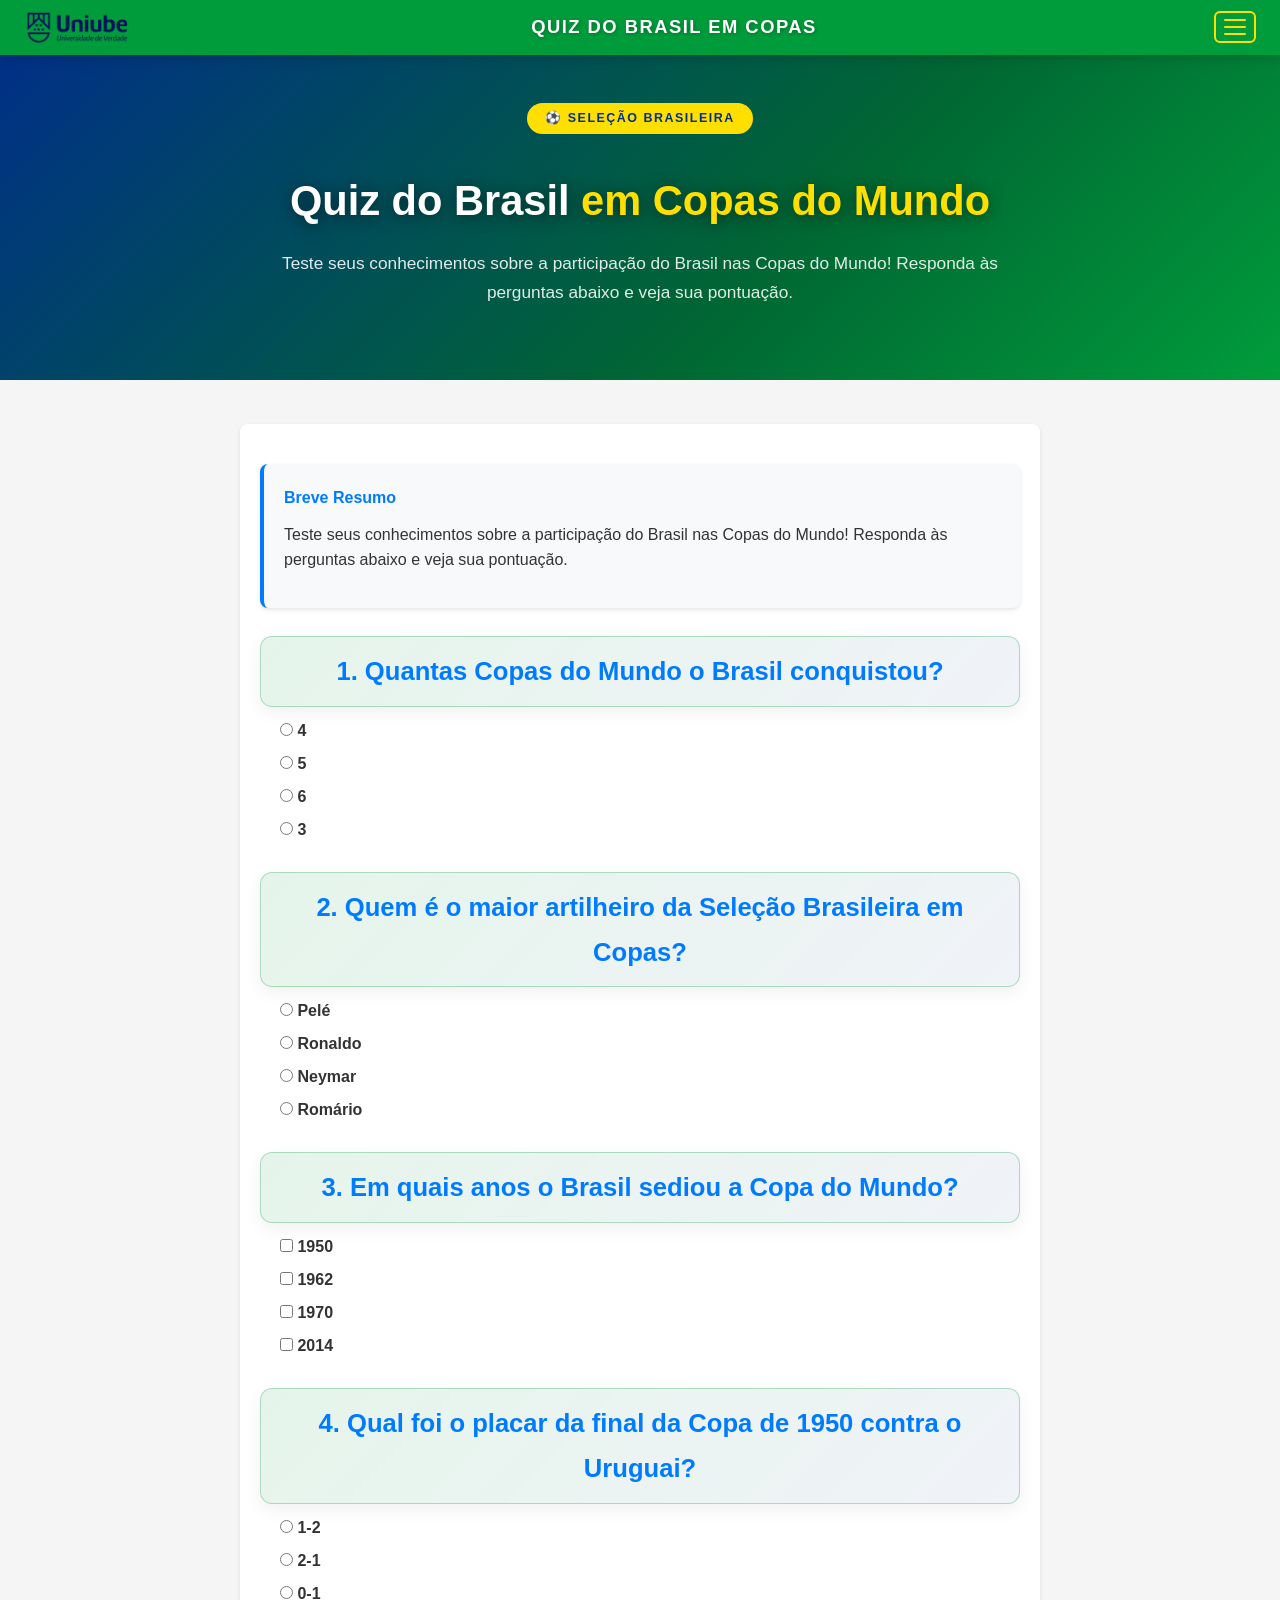
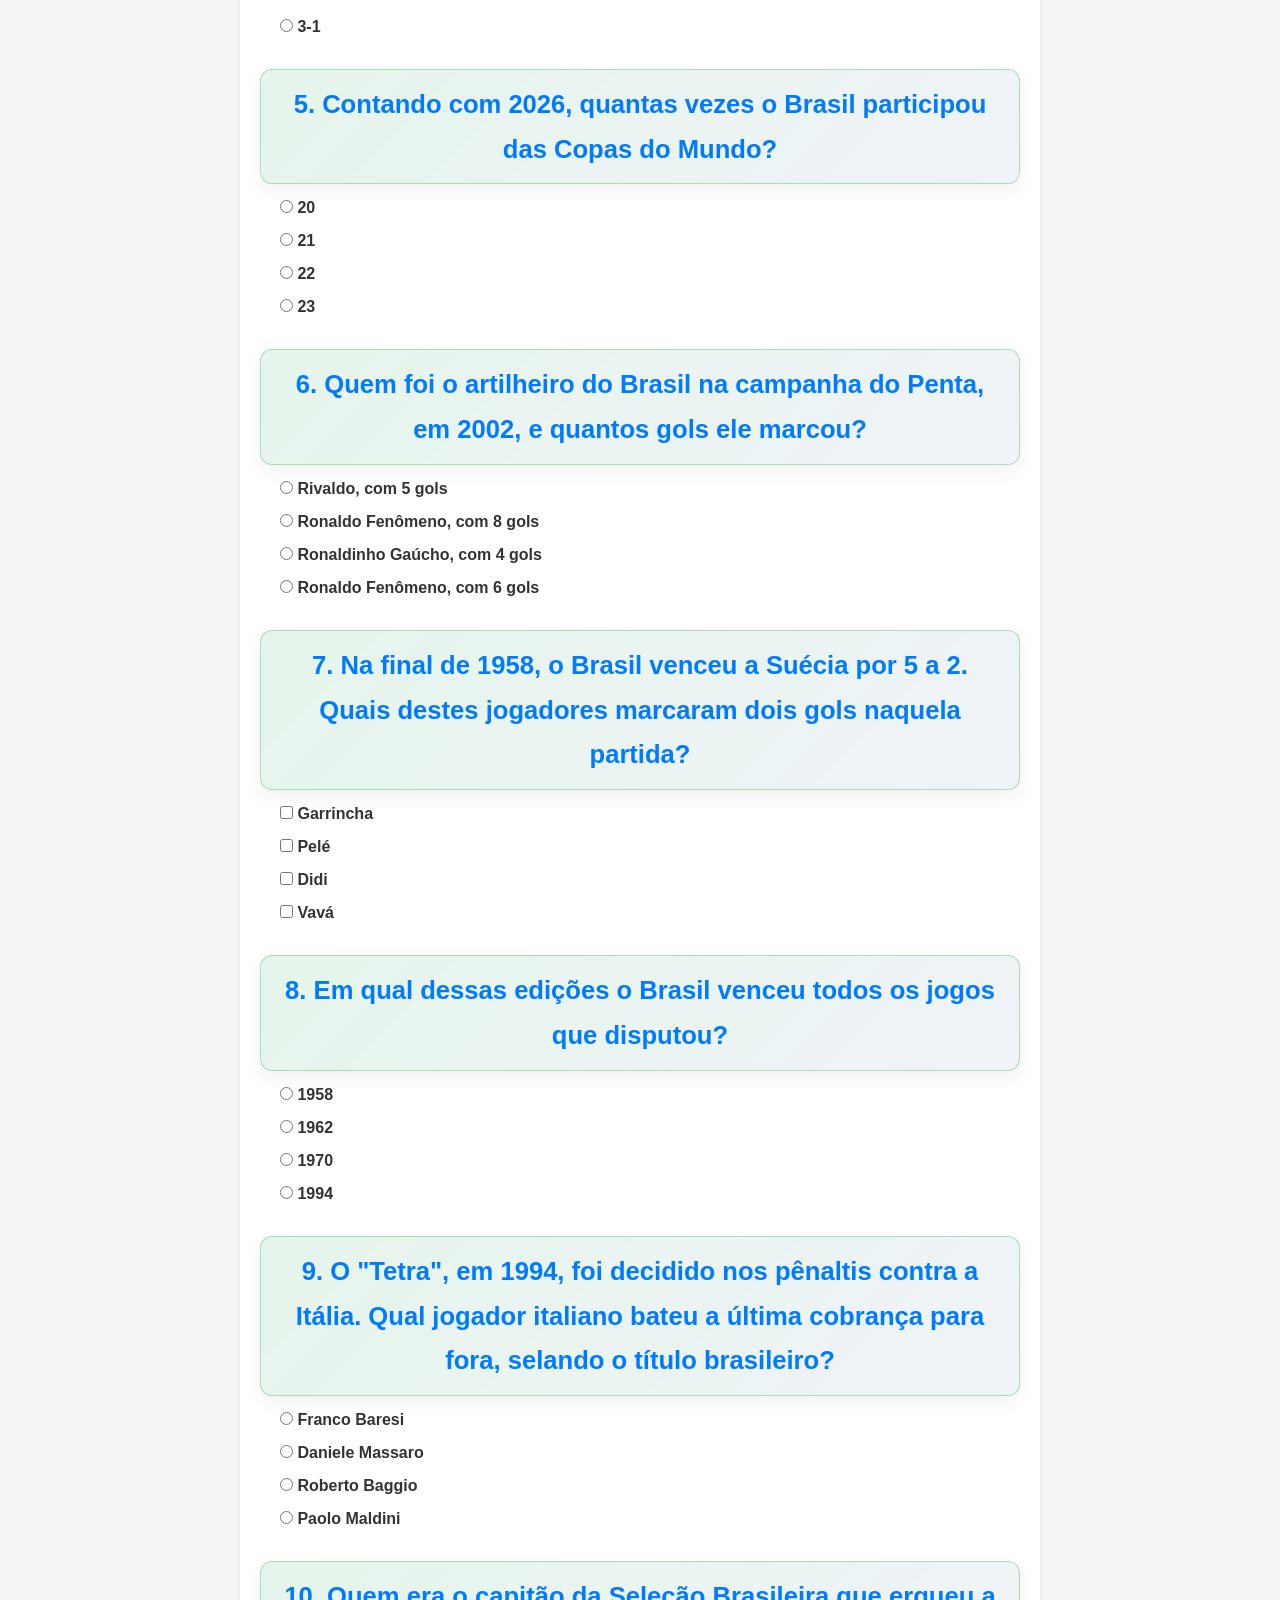
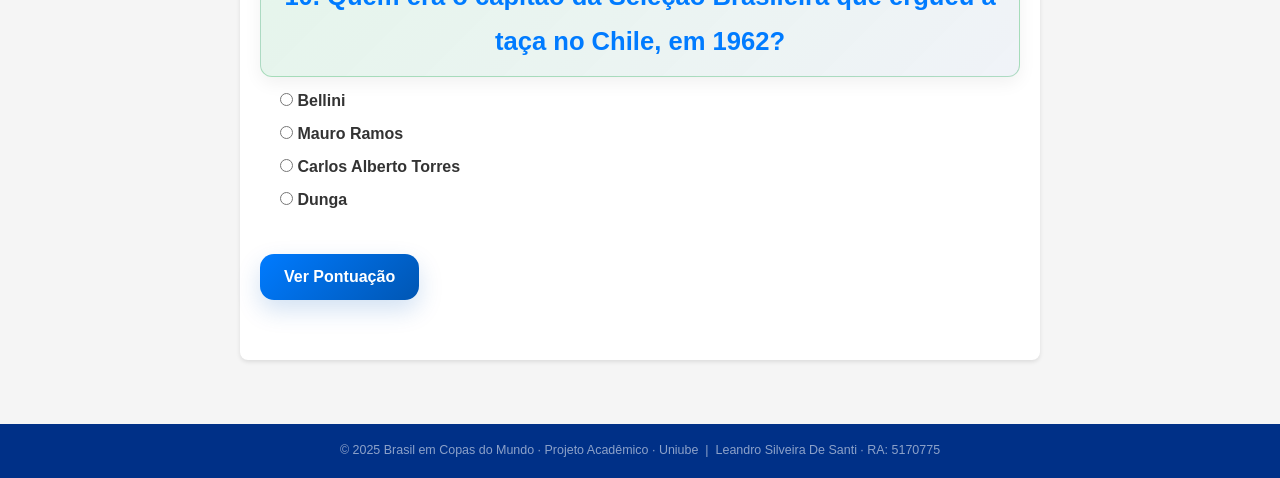
<file: quiz.html>
<!DOCTYPE html>
<html lang="pt-br">
<head>
    <meta charset="UTF-8">
    <meta name="viewport" content="width=device-width, initial-scale=1.0">
    <title>Quiz sobre o Brasil nas Copas do Mundo</title>
    <script>(function(w,d,s,l,i){w[l]=w[l]||[];w[l].push({'gtm.start':
    new Date().getTime(),event:'gtm.js'});var f=d.getElementsByTagName(s)[0],
    j=d.createElement(s),dl=l!='dataLayer'?'&l='+l:'';j.async=true;j.src=
    'https://www.googletagmanager.com/gtm.js?id='+i+dl;f.parentNode.insertBefore(j,f);
    })(window,document,'script','dataLayer','GTM-WJT45FRX');</script>
    <script async src="https://www.googletagmanager.com/gtag/js?id=G-67EZPYMGFR"></script>
    <script>
      window.dataLayer = window.dataLayer || [];
      function gtag(){dataLayer.push(arguments);}
      gtag('js', new Date());
      gtag('config', 'G-67EZPYMGFR');
    </script>
    <link rel="stylesheet" href="css/style.css">
</head>
<body>
    <noscript><iframe src="https://www.googletagmanager.com/ns.html?id=GTM-WJT45FRX" height="0" width="0" style="display:none;visibility:hidden"></iframe></noscript>

    <header class="site-header">
        <a href="index.html">
            <img src="imagens/Uniube.png" width="110" alt="Logo Uniube" style="border:none;padding:0;background:none;border-radius:4px;">
        </a>
        <h1>QUIZ DO BRASIL EM COPAS</h1>
        <button class="hamburger" id="hamburger" aria-label="Abrir menu" aria-expanded="false" aria-controls="menu-principal">
            <span></span><span></span><span></span>
        </button>
    </header>

    <!-- MENU -->
    <nav id="menu-principal" class="menu-principal">
        <a href="index.html" class="voltar-link">← Voltar ao Início</a>
    </nav>

    <!-- HERO DA PÁGINA -->
    <section class="page-hero">
        <div class="page-hero-content">
            <span class="hero-badge">⚽ Seleção Brasileira</span>
            <h2 class="page-hero-titulo">Quiz do Brasil <span>em Copas do Mundo</span></h2>
            <p class="page-hero-subtitulo">Teste seus conhecimentos sobre a participação do Brasil nas Copas do Mundo! Responda às perguntas abaixo e veja sua pontuação.</p>
        </div>
    </section>

    <main>
        <div class="container">
            <dl>
                <dt>Breve Resumo</dt>
                <dd>Teste seus conhecimentos sobre a participação do Brasil nas Copas do Mundo! Responda às perguntas abaixo e veja sua pontuação.</dd>
            </dl>

            <div class="question">
                <h3>1. Quantas Copas do Mundo o Brasil conquistou?</h3>
                <div class="options">
                    <label><input type="radio" name="q1" value="4"> 4</label>
                    <label><input type="radio" name="q1" value="5"> 5</label>
                    <label><input type="radio" name="q1" value="6"> 6</label>
                    <label><input type="radio" name="q1" value="3"> 3</label>
                </div>
            </div>

            <div class="question">
                <h3>2. Quem é o maior artilheiro da Seleção Brasileira em Copas?</h3>
                <div class="options">
                    <label><input type="radio" name="q2" value="Pelé"> Pelé</label>
                    <label><input type="radio" name="q2" value="Ronaldo"> Ronaldo</label>
                    <label><input type="radio" name="q2" value="Neymar"> Neymar</label>
                    <label><input type="radio" name="q2" value="Romário"> Romário</label>
                </div>
            </div>

            <div class="question">
                <h3>3. Em quais anos o Brasil sediou a Copa do Mundo?</h3>
                <div class="options">
                    <label><input type="checkbox" name="q3" value="1950"> 1950</label>
                    <label><input type="checkbox" name="q3" value="1962"> 1962</label>
                    <label><input type="checkbox" name="q3" value="1970"> 1970</label>
                    <label><input type="checkbox" name="q3" value="2014"> 2014</label>
                </div>
            </div>

            <div class="question">
                <h3>4. Qual foi o placar da final da Copa de 1950 contra o Uruguai?</h3>
                <div class="options">
                    <label><input type="radio" name="q4" value="1-2"> 1-2</label>
                    <label><input type="radio" name="q4" value="2-1"> 2-1</label>
                    <label><input type="radio" name="q4" value="0-1"> 0-1</label>
                    <label><input type="radio" name="q4" value="3-1"> 3-1</label>
                </div>
            </div>

            <div class="question">
                <h3>5. Contando com 2026, quantas vezes o Brasil participou das Copas do Mundo?</h3>
                <div class="options">
                    <label><input type="radio" name="q5" value="20"> 20</label>
                    <label><input type="radio" name="q5" value="21"> 21</label>
                    <label><input type="radio" name="q5" value="22"> 22</label>
                    <label><input type="radio" name="q5" value="23"> 23</label>
                </div>
            </div>

            <div class="question">
                <h3>6. Quem foi o artilheiro do Brasil na campanha do Penta, em 2002, e quantos gols ele marcou?</h3>
                <div class="options">
                    <label><input type="radio" name="q6" value="Rivaldo, com 5 gols"> Rivaldo, com 5 gols</label>
                    <label><input type="radio" name="q6" value="Ronaldo Fenômeno, com 8 gols"> Ronaldo Fenômeno, com 8 gols</label>
                    <label><input type="radio" name="q6" value="Ronaldinho Gaúcho, com 4 gols"> Ronaldinho Gaúcho, com 4 gols</label>
                    <label><input type="radio" name="q6" value="Ronaldo Fenômeno, com 6 gols"> Ronaldo Fenômeno, com 6 gols</label>
                </div>
            </div>

            <div class="question">
                <h3>7. Na final de 1958, o Brasil venceu a Suécia por 5 a 2. Quais destes jogadores marcaram dois gols naquela partida?</h3>
                <div class="options">
                    <label><input type="checkbox" name="q7" value="Garrincha"> Garrincha</label>
                    <label><input type="checkbox" name="q7" value="Pelé"> Pelé</label>
                    <label><input type="checkbox" name="q7" value="Didi"> Didi</label>
                    <label><input type="checkbox" name="q7" value="Vavá"> Vavá</label>
                </div>
            </div>

            <div class="question">
                <h3>8. Em qual dessas edições o Brasil venceu todos os jogos que disputou?</h3>
                <div class="options">
                    <label><input type="radio" name="q8" value="1958"> 1958</label>
                    <label><input type="radio" name="q8" value="1962"> 1962</label>
                    <label><input type="radio" name="q8" value="1970"> 1970</label>
                    <label><input type="radio" name="q8" value="1994"> 1994</label>
                </div>
            </div>

            <div class="question">
                <h3>9. O "Tetra", em 1994, foi decidido nos pênaltis contra a Itália. Qual jogador italiano bateu a última cobrança para fora, selando o título brasileiro?</h3>
                <div class="options">
                    <label><input type="radio" name="q9" value="Franco Baresi"> Franco Baresi</label>
                    <label><input type="radio" name="q9" value="Daniele Massaro"> Daniele Massaro</label>
                    <label><input type="radio" name="q9" value="Roberto Baggio"> Roberto Baggio</label>
                    <label><input type="radio" name="q9" value="Paolo Maldini"> Paolo Maldini</label>
                </div>
            </div>

            <div class="question">
                <h3>10. Quem era o capitão da Seleção Brasileira que ergueu a taça no Chile, em 1962?</h3>
                <div class="options">
                    <label><input type="radio" name="q10" value="Bellini"> Bellini</label>
                    <label><input type="radio" name="q10" value="Mauro Ramos"> Mauro Ramos</label>
                    <label><input type="radio" name="q10" value="Carlos Alberto Torres"> Carlos Alberto Torres</label>
                    <label><input type="radio" name="q10" value="Dunga"> Dunga</label>
                </div>
            </div>

            <button type="button" onclick="calculateScore()">Ver Pontuação</button>
            <div id="result"></div>
        </div>
    </main>

    <footer class="footer-info">
        © 2025 Brasil em Copas do Mundo · Projeto Acadêmico · Uniube &nbsp;|&nbsp; Leandro Silveira De Santi · RA: 5170775
    </footer>

    <script src="script.js"></script>
</body>
</html>
</file>
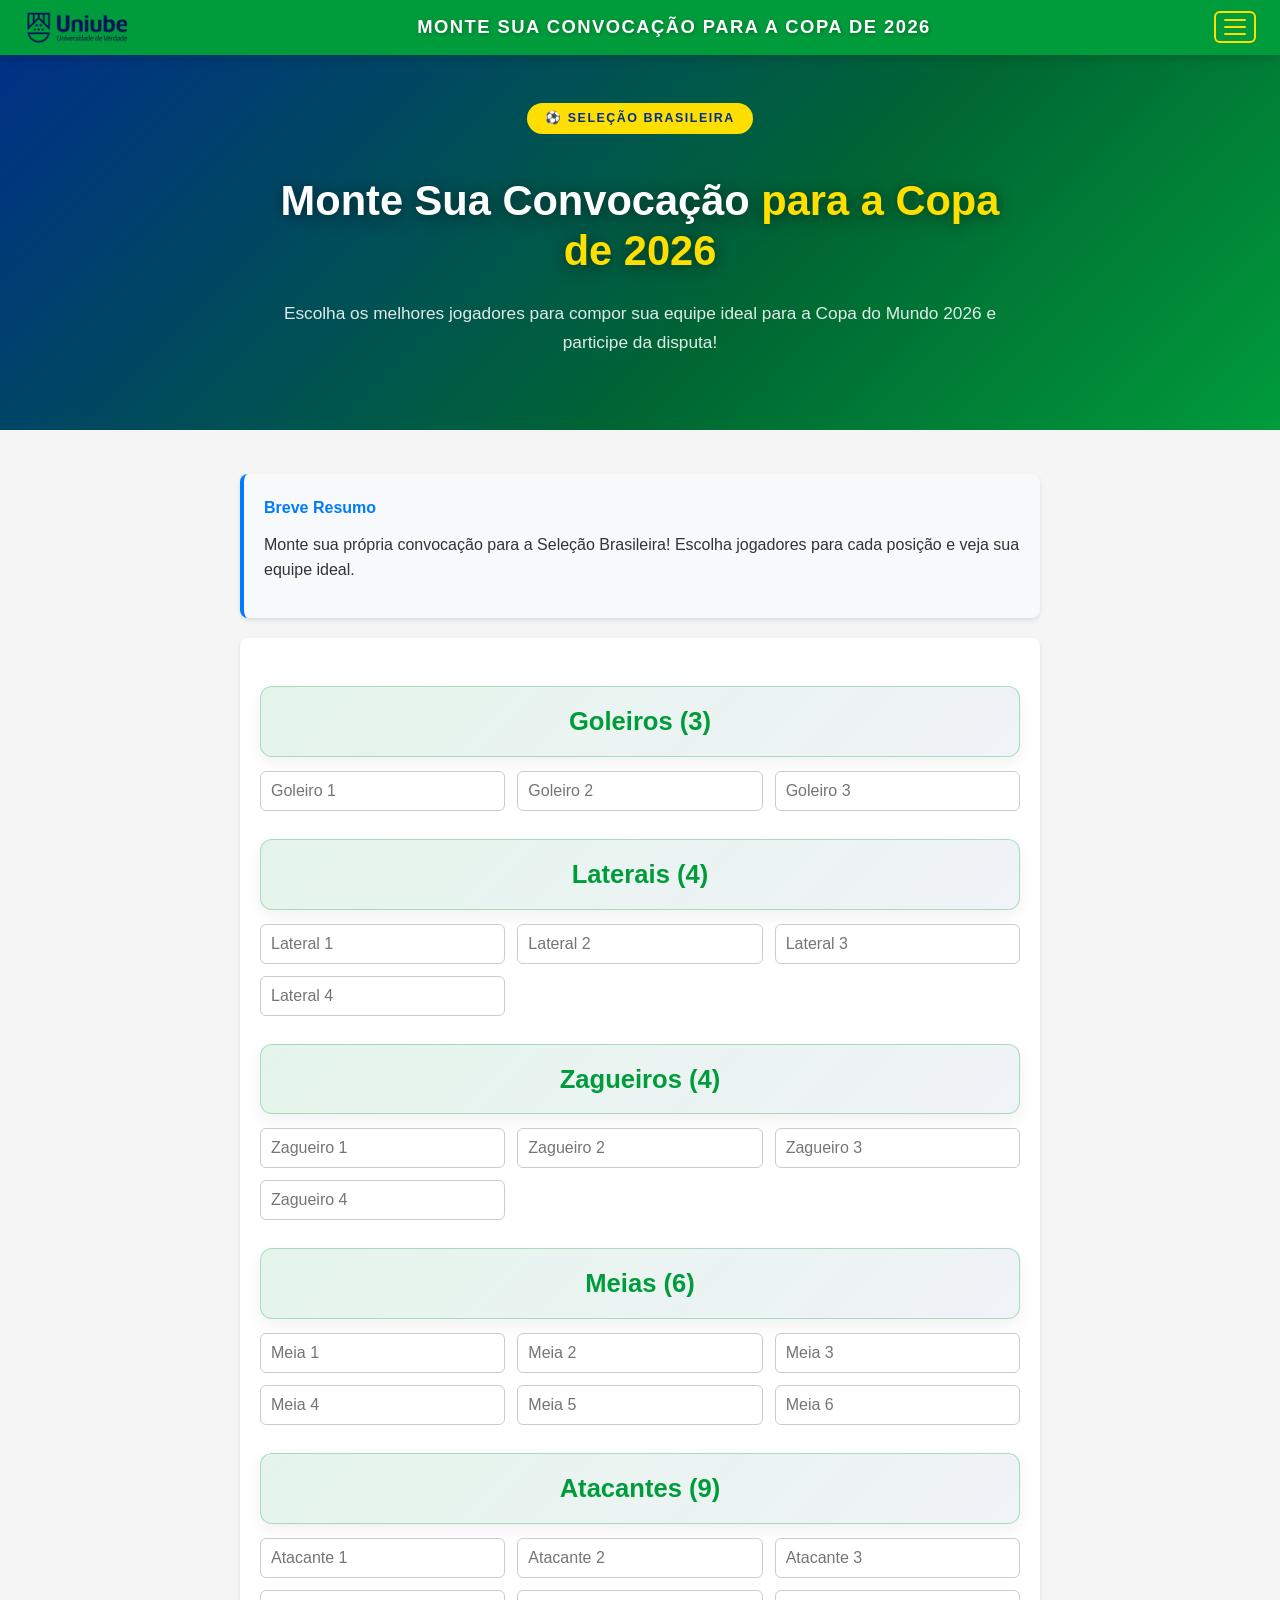
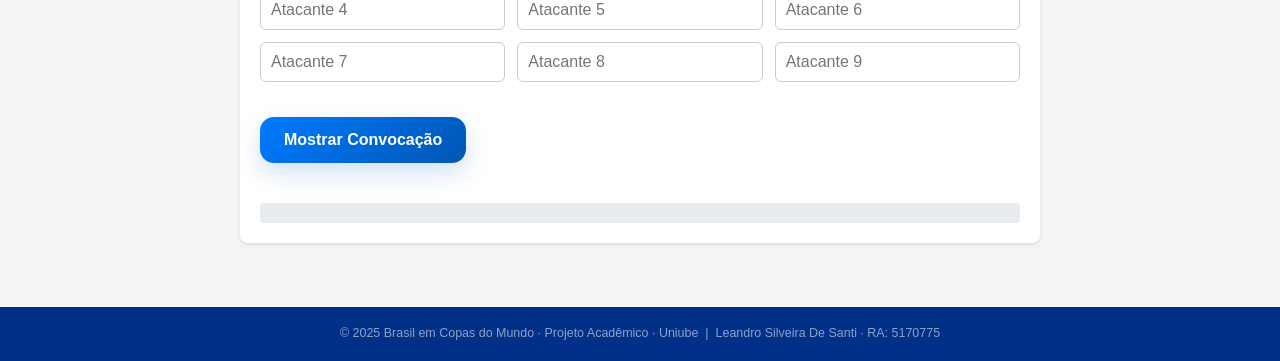
<file: sua_convocacao.html>
<!DOCTYPE html>
<html lang="pt-br">
<head>
    <meta charset="UTF-8">
    <meta name="viewport" content="width=device-width, initial-scale=1.0">
    <title>Monte Sua Convocação</title>
    <script>(function(w,d,s,l,i){w[l]=w[l]||[];w[l].push({'gtm.start':
    new Date().getTime(),event:'gtm.js'});var f=d.getElementsByTagName(s)[0],
    j=d.createElement(s),dl=l!='dataLayer'?'&l='+l:'';j.async=true;j.src=
    'https://www.googletagmanager.com/gtm.js?id='+i+dl;f.parentNode.insertBefore(j,f);
    })(window,document,'script','dataLayer','GTM-WJT45FRX');</script>
    <script async src="https://www.googletagmanager.com/gtag/js?id=G-67EZPYMGFR"></script>
    <script>
      window.dataLayer = window.dataLayer || [];
      function gtag(){dataLayer.push(arguments);}
      gtag('js', new Date());
      gtag('config', 'G-67EZPYMGFR');
    </script>
    <link rel="stylesheet" href="css/style.css">
</head>
<body>
    <noscript><iframe src="https://www.googletagmanager.com/ns.html?id=GTM-WJT45FRX" height="0" width="0" style="display:none;visibility:hidden"></iframe></noscript>

    <header class="site-header">
        <a href="index.html">
            <img src="imagens/Uniube.png" width="110" alt="Logo Uniube" style="border:none;padding:0;background:none;border-radius:4px;">
        </a>
        <h1>MONTE SUA CONVOCAÇÃO PARA A COPA DE 2026</h1>
        <button class="hamburger" id="hamburger" aria-label="Abrir menu" aria-expanded="false" aria-controls="menu-principal">
            <span></span><span></span><span></span>
        </button>
    </header>

    <!-- MENU -->
    <nav id="menu-principal" class="menu-principal">
        <a href="index.html" class="voltar-link">← Voltar ao Início</a>
    </nav>

    <!-- HERO DA PÁGINA -->
    <section class="page-hero">
        <div class="page-hero-content">
            <span class="hero-badge">⚽ Seleção Brasileira</span>
            <h2 class="page-hero-titulo">Monte Sua Convocação <span>para a Copa de 2026</span></h2>
            <p class="page-hero-subtitulo">Escolha os melhores jogadores para compor sua equipe ideal para a Copa do Mundo 2026 e participe da disputa!</p>
        </div>
    </section>

    <main>
        <dl>
            <dt>Breve Resumo</dt>
            <dd>Monte sua própria convocação para a Seleção Brasileira! Escolha jogadores para cada posição e veja sua equipe ideal.</dd>
        </dl>

        <div class="convocacao">
            <div class="posicao">
                <h3>Goleiros (3)</h3>
                <div class="player-grid">
                    <input type="text" id="goleiro1" placeholder="Goleiro 1">
                    <input type="text" id="goleiro2" placeholder="Goleiro 2">
                    <input type="text" id="goleiro3" placeholder="Goleiro 3">
                </div>
            </div>
            <div class="posicao">
                <h3>Laterais (4)</h3>
                <div class="player-grid">
                    <input type="text" id="lateral1" placeholder="Lateral 1">
                    <input type="text" id="lateral2" placeholder="Lateral 2">
                    <input type="text" id="lateral3" placeholder="Lateral 3">
                    <input type="text" id="lateral4" placeholder="Lateral 4">
                </div>
            </div>
            <div class="posicao">
                <h3>Zagueiros (4)</h3>
                <div class="player-grid">
                    <input type="text" id="zagueiro1" placeholder="Zagueiro 1">
                    <input type="text" id="zagueiro2" placeholder="Zagueiro 2">
                    <input type="text" id="zagueiro3" placeholder="Zagueiro 3">
                    <input type="text" id="zagueiro4" placeholder="Zagueiro 4">
                </div>
            </div>
            <div class="posicao">
                <h3>Meias (6)</h3>
                <div class="player-grid">
                    <input type="text" id="meia1" placeholder="Meia 1">
                    <input type="text" id="meia2" placeholder="Meia 2">
                    <input type="text" id="meia3" placeholder="Meia 3">
                    <input type="text" id="meia4" placeholder="Meia 4">
                    <input type="text" id="meia5" placeholder="Meia 5">
                    <input type="text" id="meia6" placeholder="Meia 6">
                </div>
            </div>
            <div class="posicao">
                <h3>Atacantes (9)</h3>
                <div class="player-grid">
                    <input type="text" id="atacante1" placeholder="Atacante 1">
                    <input type="text" id="atacante2" placeholder="Atacante 2">
                    <input type="text" id="atacante3" placeholder="Atacante 3">
                    <input type="text" id="atacante4" placeholder="Atacante 4">
                    <input type="text" id="atacante5" placeholder="Atacante 5">
                    <input type="text" id="atacante6" placeholder="Atacante 6">
                    <input type="text" id="atacante7" placeholder="Atacante 7">
                    <input type="text" id="atacante8" placeholder="Atacante 8">
                    <input type="text" id="atacante9" placeholder="Atacante 9">
                </div>
            </div>
            <button type="button" onclick="mostrarConvocacao()">Mostrar Convocação</button>
            <div id="convocacao-final"></div>
        </div>
    </main>

    <footer class="footer-info">
        © 2025 Brasil em Copas do Mundo · Projeto Acadêmico · Uniube &nbsp;|&nbsp; Leandro Silveira De Santi · RA: 5170775
    </footer>

    <script src="script.js"></script>
</body>
</html>
</file>
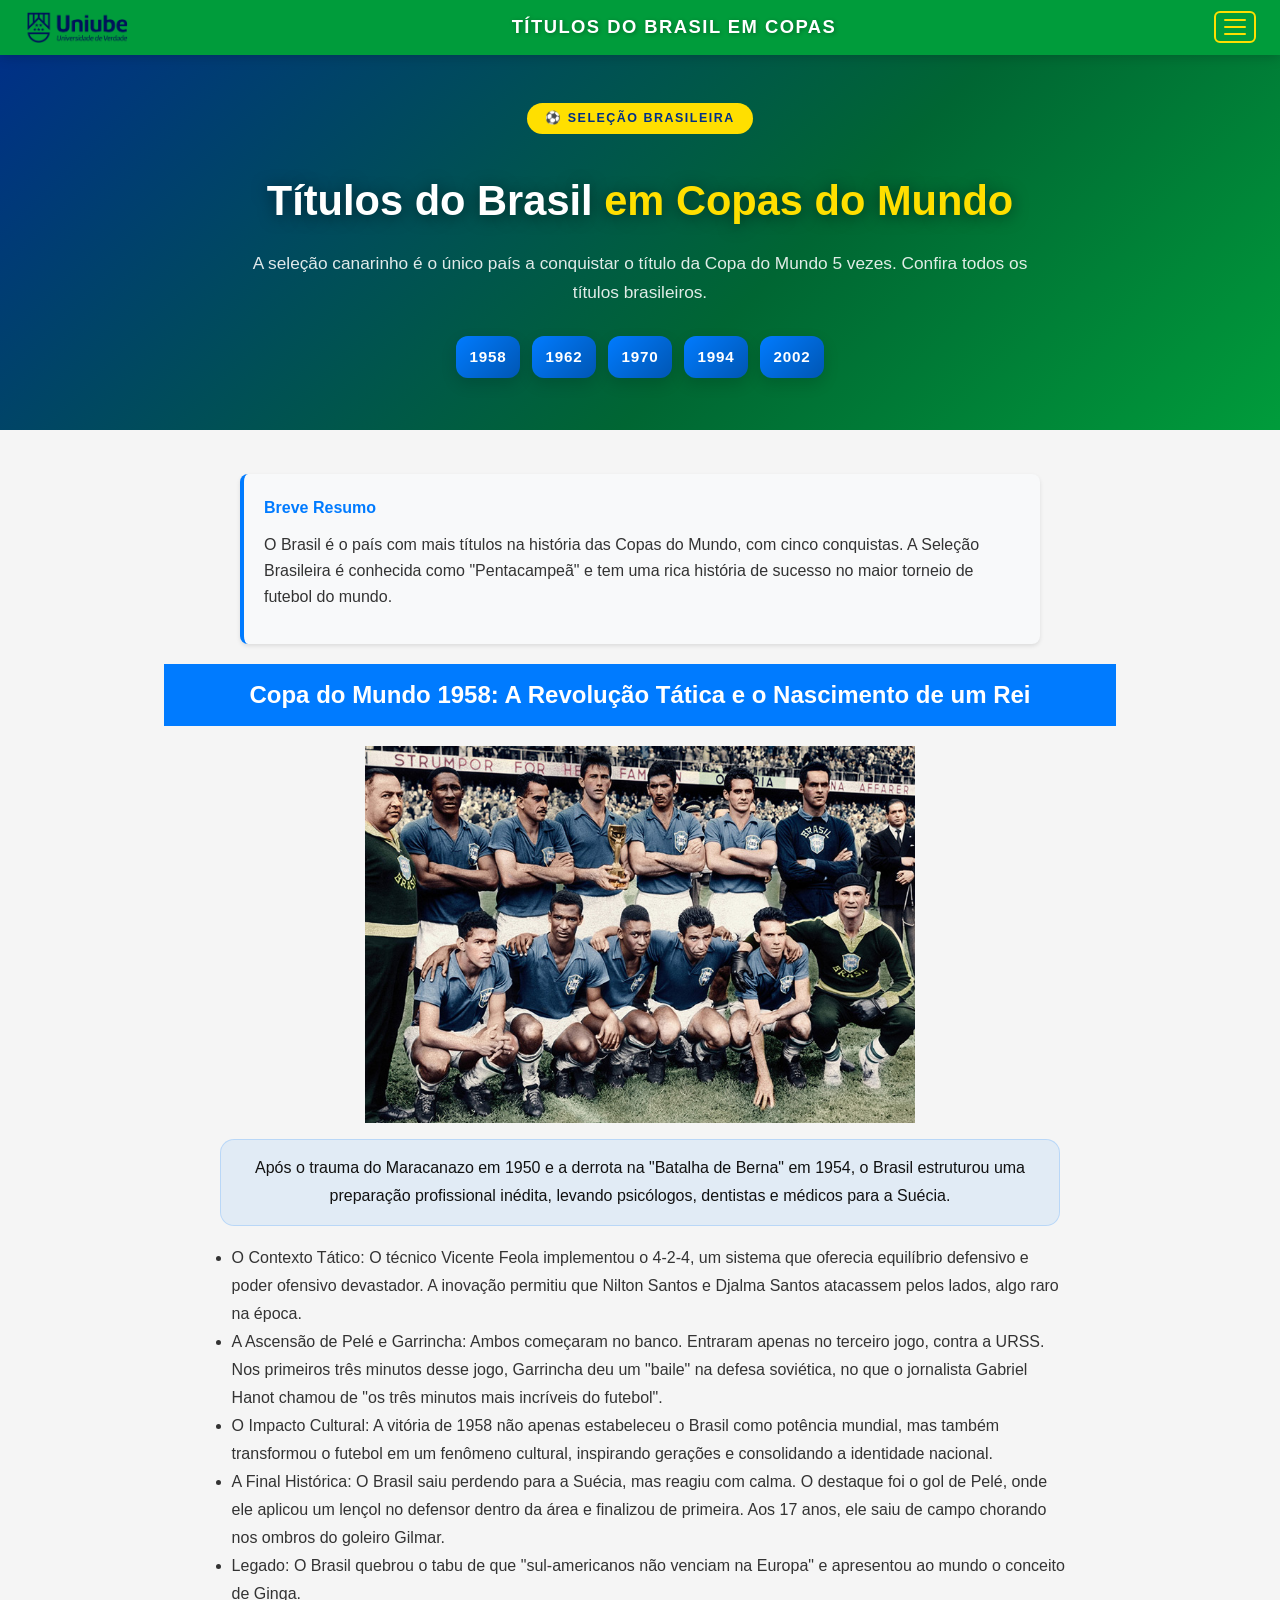
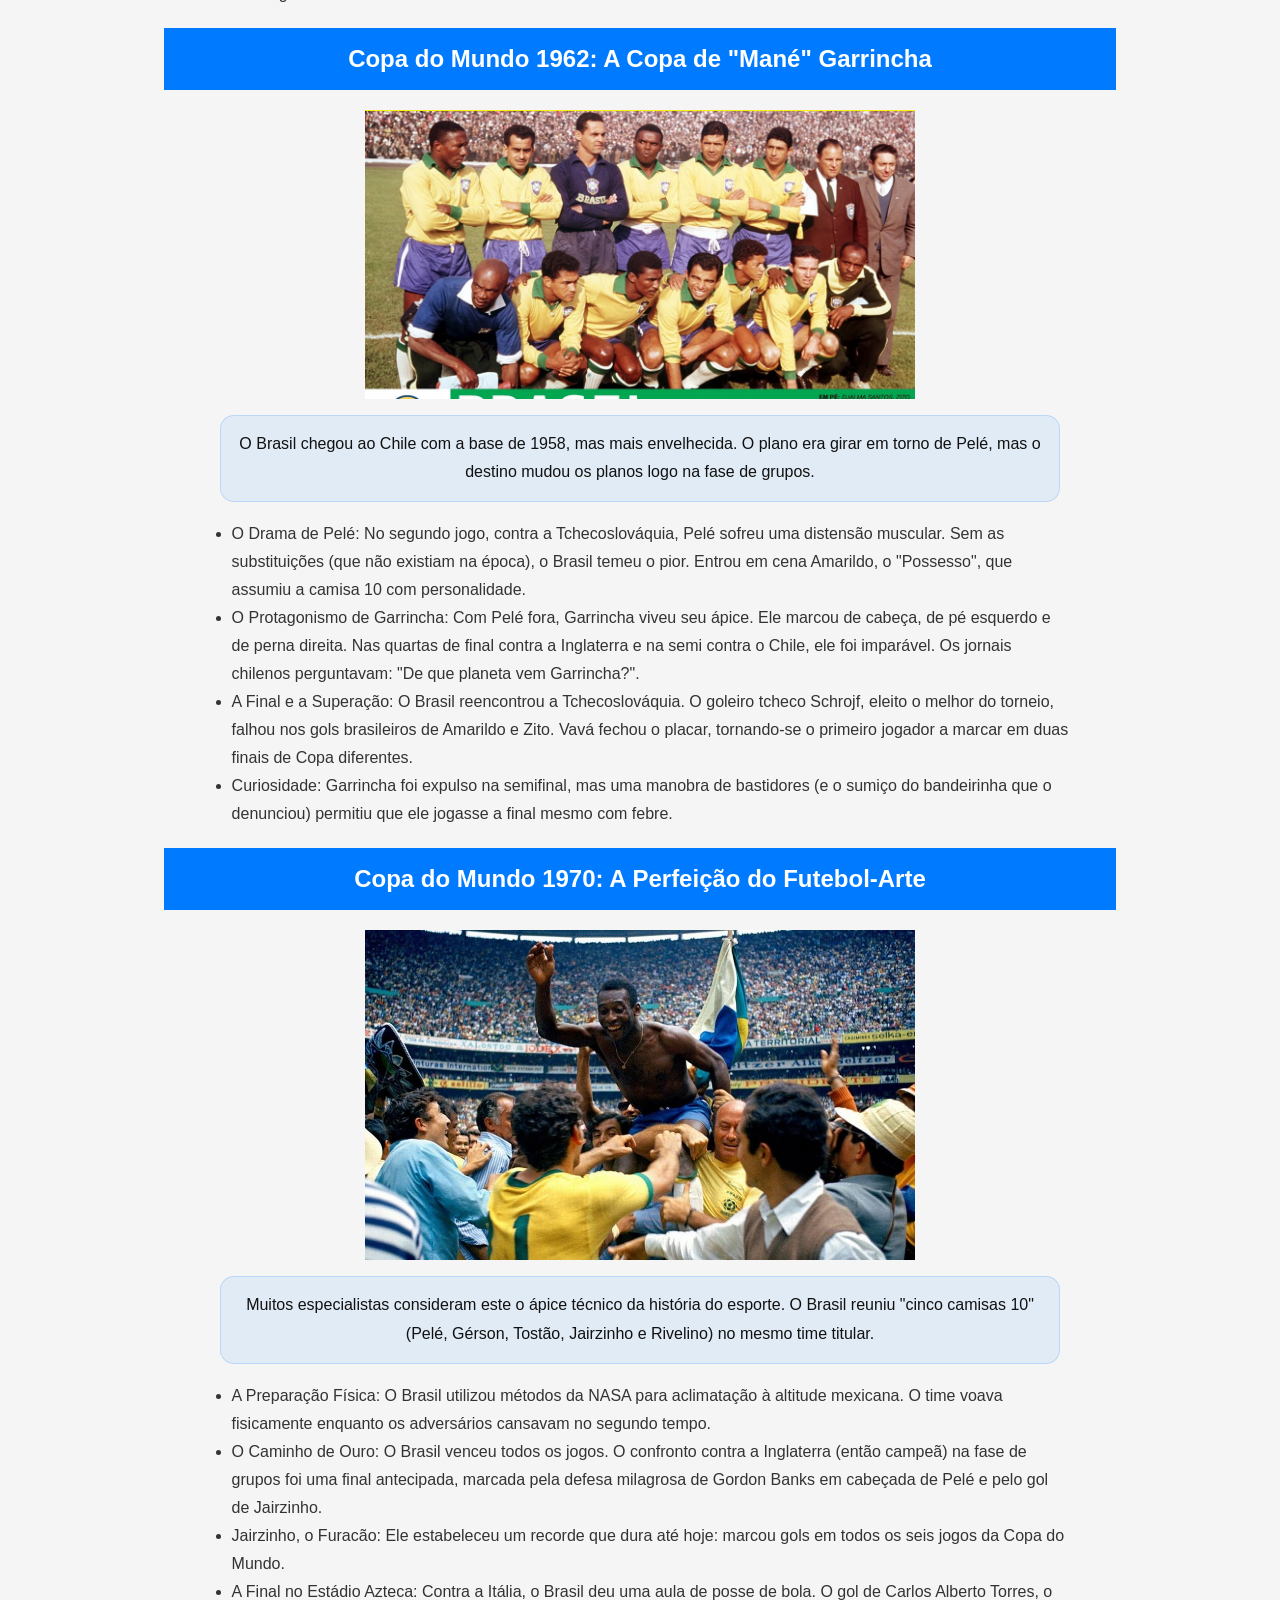
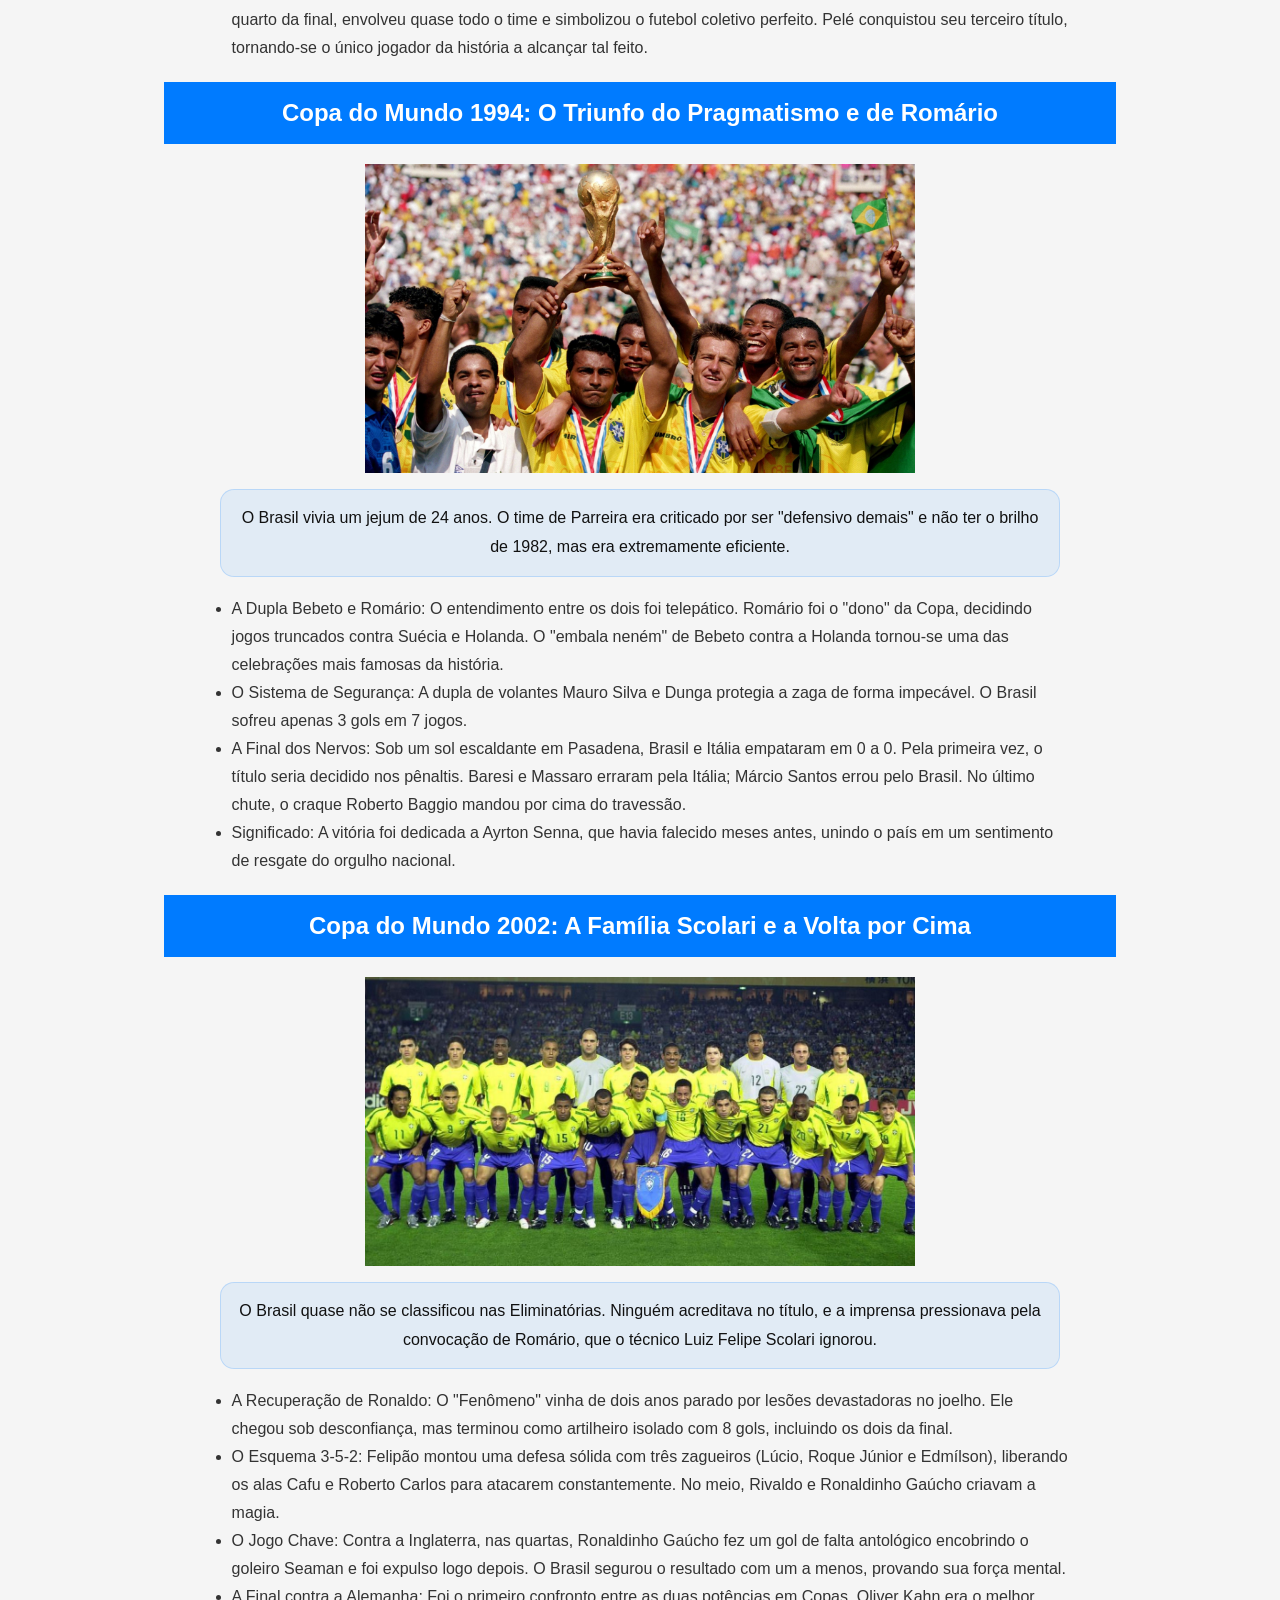
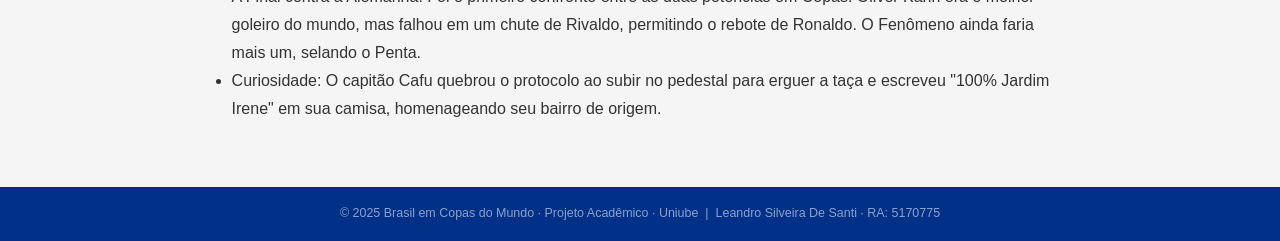
<file: titulos.html>
<!DOCTYPE html>
<html lang="pt-br">
<head>
    <meta charset="UTF-8">
    <meta name="viewport" content="width=device-width, initial-scale=1.0">
    <title>Títulos do Brasil nas Copas do Mundo</title>
    <!-- Google Tag Manager -->
    <script>(function(w,d,s,l,i){w[l]=w[l]||[];w[l].push({'gtm.start':
    new Date().getTime(),event:'gtm.js'});var f=d.getElementsByTagName(s)[0],
    j=d.createElement(s),dl=l!='dataLayer'?'&l='+l:'';j.async=true;j.src=
    'https://www.googletagmanager.com/gtm.js?id='+i+dl;f.parentNode.insertBefore(j,f);
    })(window,document,'script','dataLayer','GTM-WJT45FRX');</script>
    <!-- End Google Tag Manager -->
    <!-- Google tag (gtag.js) -->
<script async src="https://www.googletagmanager.com/gtag/js?id=G-67EZPYMGFR"></script>
<script>
  window.dataLayer = window.dataLayer || [];
  function gtag(){dataLayer.push(arguments);}
  gtag('js', new Date());

  gtag('config', 'G-67EZPYMGFR');
</script>
    <link rel="stylesheet" href="css/style.css">
</head>
<body>
    <!-- Google Tag Manager (noscript) -->
    <noscript><iframe src="https://www.googletagmanager.com/ns.html?id=GTM-WJT45FRX"
    height="0" width="0" style="display:none;visibility:hidden"></iframe></noscript>
    <!-- End Google Tag Manager (noscript) -->

    <header class="site-header">
        <a href="index.html">
            <img src="imagens/Uniube.png" width="110" alt="Logo Uniube" style="border:none;padding:0;background:none;border-radius:4px;">
        </a>
        <h1>TÍTULOS DO BRASIL EM COPAS</h1>
        <button class="hamburger" id="hamburger" aria-label="Abrir menu" aria-expanded="false" aria-controls="menu-principal">
            <span></span><span></span><span></span>
        </button>
    </header>

    <!-- MENU -->
    <nav id="menu-principal" class="menu-principal">
        <a href="index.html" class="voltar-link">← Voltar ao Início</a>
        <a href="#58">Copa de 1958</a>
        <a href="#62">Copa de 1962</a>
        <a href="#70">Copa de 1970</a>
        <a href="#94">Copa de 1994</a>
        <a href="#02">Copa de 2002</a>
    </nav>

    <!-- HERO DA PÁGINA -->
    <section class="page-hero">
        <div class="page-hero-content">
            <span class="hero-badge">⚽ Seleção Brasileira</span>
            <h2 class="page-hero-titulo">Títulos do Brasil <span>em Copas do Mundo</span></h2>
            <p class="page-hero-subtitulo">A seleção canarinho é o único país a conquistar o título da Copa do Mundo 5 vezes. Confira todos os títulos brasileiros.</p>
        </div>
        <div class="page-hero-nav">
                <a href="#58" class="hero-cta">1958</a>
                <a href="#62" class="hero-cta">1962</a>
                <a href="#70" class="hero-cta">1970</a>
                <a href="#94" class="hero-cta">1994</a>
                <a href="#02" class="hero-cta">2002</a>
        </div>
    </section>

    <main>
        <dl>
            <dt>Breve Resumo</dt>
            <dd>O Brasil é o país com mais títulos na história das Copas do Mundo, com cinco conquistas. A Seleção Brasileira é conhecida como "Pentacampeã" e tem uma rica história de sucesso no maior torneio de futebol do mundo.</dd>
        </dl>

        <h2 id="58" style="color:blue;">Copa do Mundo 1958: A Revolução Tática e o Nascimento de um Rei</h2>
        <img src="imagens/camp58.jpg" width="550" alt="Seleção brasileira campeã em 1958">
        <p class="centered-intro">Após o trauma do Maracanazo em 1950 e a derrota na "Batalha de Berna" em 1954, o Brasil estruturou uma preparação profissional inédita, levando psicólogos, dentistas e médicos para a Suécia.</p>
        <ul type="disc">
            <li>O Contexto Tático: O técnico Vicente Feola implementou o 4-2-4, um sistema que oferecia equilíbrio defensivo e poder ofensivo devastador. A inovação permitiu que Nilton Santos e Djalma Santos atacassem pelos lados, algo raro na época.</li>
            <li>A Ascensão de Pelé e Garrincha: Ambos começaram no banco. Entraram apenas no terceiro jogo, contra a URSS. Nos primeiros três minutos desse jogo, Garrincha deu um "baile" na defesa soviética, no que o jornalista Gabriel Hanot chamou de "os três minutos mais incríveis do futebol".</li>
            <li>O Impacto Cultural: A vitória de 1958 não apenas estabeleceu o Brasil como potência mundial, mas também transformou o futebol em um fenômeno cultural, inspirando gerações e consolidando a identidade nacional.</li>
            <li>A Final Histórica: O Brasil saiu perdendo para a Suécia, mas reagiu com calma. O destaque foi o gol de Pelé, onde ele aplicou um lençol no defensor dentro da área e finalizou de primeira. Aos 17 anos, ele saiu de campo chorando nos ombros do goleiro Gilmar.</li>
            <li>Legado: O Brasil quebrou o tabu de que "sul-americanos não venciam na Europa" e apresentou ao mundo o conceito de Ginga.</li>
        </ul>

        <h2 id="62" style="color:blue;">Copa do Mundo 1962: A Copa de "Mané" Garrincha</h2>
        <img src="imagens/camp62.jpg" width="550" alt="Seleção brasileira campeã em 1962">
        <p class="centered-intro">O Brasil chegou ao Chile com a base de 1958, mas mais envelhecida. O plano era girar em torno de Pelé, mas o destino mudou os planos logo na fase de grupos.</p>
        <ul type="disc">
            <li>O Drama de Pelé: No segundo jogo, contra a Tchecoslováquia, Pelé sofreu uma distensão muscular. Sem as substituições (que não existiam na época), o Brasil temeu o pior. Entrou em cena Amarildo, o "Possesso", que assumiu a camisa 10 com personalidade.</li>
            <li>O Protagonismo de Garrincha: Com Pelé fora, Garrincha viveu seu ápice. Ele marcou de cabeça, de pé esquerdo e de perna direita. Nas quartas de final contra a Inglaterra e na semi contra o Chile, ele foi imparável. Os jornais chilenos perguntavam: "De que planeta vem Garrincha?".</li>
            <li>A Final e a Superação: O Brasil reencontrou a Tchecoslováquia. O goleiro tcheco Schrojf, eleito o melhor do torneio, falhou nos gols brasileiros de Amarildo e Zito. Vavá fechou o placar, tornando-se o primeiro jogador a marcar em duas finais de Copa diferentes.</li>
            <li>Curiosidade: Garrincha foi expulso na semifinal, mas uma manobra de bastidores (e o sumiço do bandeirinha que o denunciou) permitiu que ele jogasse a final mesmo com febre.</li>
        </ul>

        <h2 id="70" style="color:blue;">Copa do Mundo 1970: A Perfeição do Futebol-Arte</h2>
        <img src="imagens/camp70.jpg" width="550" alt="Seleção brasileira campeã em 1970">
        <p class="centered-intro">Muitos especialistas consideram este o ápice técnico da história do esporte. O Brasil reuniu "cinco camisas 10" (Pelé, Gérson, Tostão, Jairzinho e Rivelino) no mesmo time titular.</p>
        <ul type="disc">
            <li>A Preparação Física: O Brasil utilizou métodos da NASA para aclimatação à altitude mexicana. O time voava fisicamente enquanto os adversários cansavam no segundo tempo.</li>
            <li>O Caminho de Ouro: O Brasil venceu todos os jogos. O confronto contra a Inglaterra (então campeã) na fase de grupos foi uma final antecipada, marcada pela defesa milagrosa de Gordon Banks em cabeçada de Pelé e pelo gol de Jairzinho.</li>
            <li>Jairzinho, o Furacão: Ele estabeleceu um recorde que dura até hoje: marcou gols em todos os seis jogos da Copa do Mundo.</li>
            <li>A Final no Estádio Azteca: Contra a Itália, o Brasil deu uma aula de posse de bola. O gol de Carlos Alberto Torres, o quarto da final, envolveu quase todo o time e simbolizou o futebol coletivo perfeito. Pelé conquistou seu terceiro título, tornando-se o único jogador da história a alcançar tal feito.</li>
        </ul>

        <h2 id="94" style="color:blue;">Copa do Mundo 1994: O Triunfo do Pragmatismo e de Romário</h2>
        <img src="imagens/camp94.jpg" width="550" alt="Seleção brasileira campeã em 1994">
        <p class="centered-intro">O Brasil vivia um jejum de 24 anos. O time de Parreira era criticado por ser "defensivo demais" e não ter o brilho de 1982, mas era extremamente eficiente.</p>
        <ul type="disc">
            <li>A Dupla Bebeto e Romário: O entendimento entre os dois foi telepático. Romário foi o "dono" da Copa, decidindo jogos truncados contra Suécia e Holanda. O "embala neném" de Bebeto contra a Holanda tornou-se uma das celebrações mais famosas da história.</li>
            <li>O Sistema de Segurança: A dupla de volantes Mauro Silva e Dunga protegia a zaga de forma impecável. O Brasil sofreu apenas 3 gols em 7 jogos.</li>
            <li>A Final dos Nervos: Sob um sol escaldante em Pasadena, Brasil e Itália empataram em 0 a 0. Pela primeira vez, o título seria decidido nos pênaltis. Baresi e Massaro erraram pela Itália; Márcio Santos errou pelo Brasil. No último chute, o craque Roberto Baggio mandou por cima do travessão.</li>
            <li>Significado: A vitória foi dedicada a Ayrton Senna, que havia falecido meses antes, unindo o país em um sentimento de resgate do orgulho nacional.</li>
        </ul>

        <h2 id="02" style="color:blue;">Copa do Mundo 2002: A Família Scolari e a Volta por Cima</h2>
        <img src="imagens/camp02.jpg" width="550" alt="Seleção brasileira campeã em 2002">
        <p class="centered-intro">O Brasil quase não se classificou nas Eliminatórias. Ninguém acreditava no título, e a imprensa pressionava pela convocação de Romário, que o técnico Luiz Felipe Scolari ignorou.</p>
        <ul type="disc">
            <li>A Recuperação de Ronaldo: O "Fenômeno" vinha de dois anos parado por lesões devastadoras no joelho. Ele chegou sob desconfiança, mas terminou como artilheiro isolado com 8 gols, incluindo os dois da final.</li>
            <li>O Esquema 3-5-2: Felipão montou uma defesa sólida com três zagueiros (Lúcio, Roque Júnior e Edmílson), liberando os alas Cafu e Roberto Carlos para atacarem constantemente. No meio, Rivaldo e Ronaldinho Gaúcho criavam a magia.</li>
            <li>O Jogo Chave: Contra a Inglaterra, nas quartas, Ronaldinho Gaúcho fez um gol de falta antológico encobrindo o goleiro Seaman e foi expulso logo depois. O Brasil segurou o resultado com um a menos, provando sua força mental.</li>
            <li>A Final contra a Alemanha: Foi o primeiro confronto entre as duas potências em Copas. Oliver Kahn era o melhor goleiro do mundo, mas falhou em um chute de Rivaldo, permitindo o rebote de Ronaldo. O Fenômeno ainda faria mais um, selando o Penta.</li>
            <li>Curiosidade: O capitão Cafu quebrou o protocolo ao subir no pedestal para erguer a taça e escreveu "100% Jardim Irene" em sua camisa, homenageando seu bairro de origem.</li>
        </ul>
    </main>

    <footer class="footer-info">
        © 2025 Brasil em Copas do Mundo · Projeto Acadêmico · Uniube &nbsp;|&nbsp; Leandro Silveira De Santi · RA: 5170775
    </footer>

    <script src="script.js"></script>
</body>
</html>
</file>
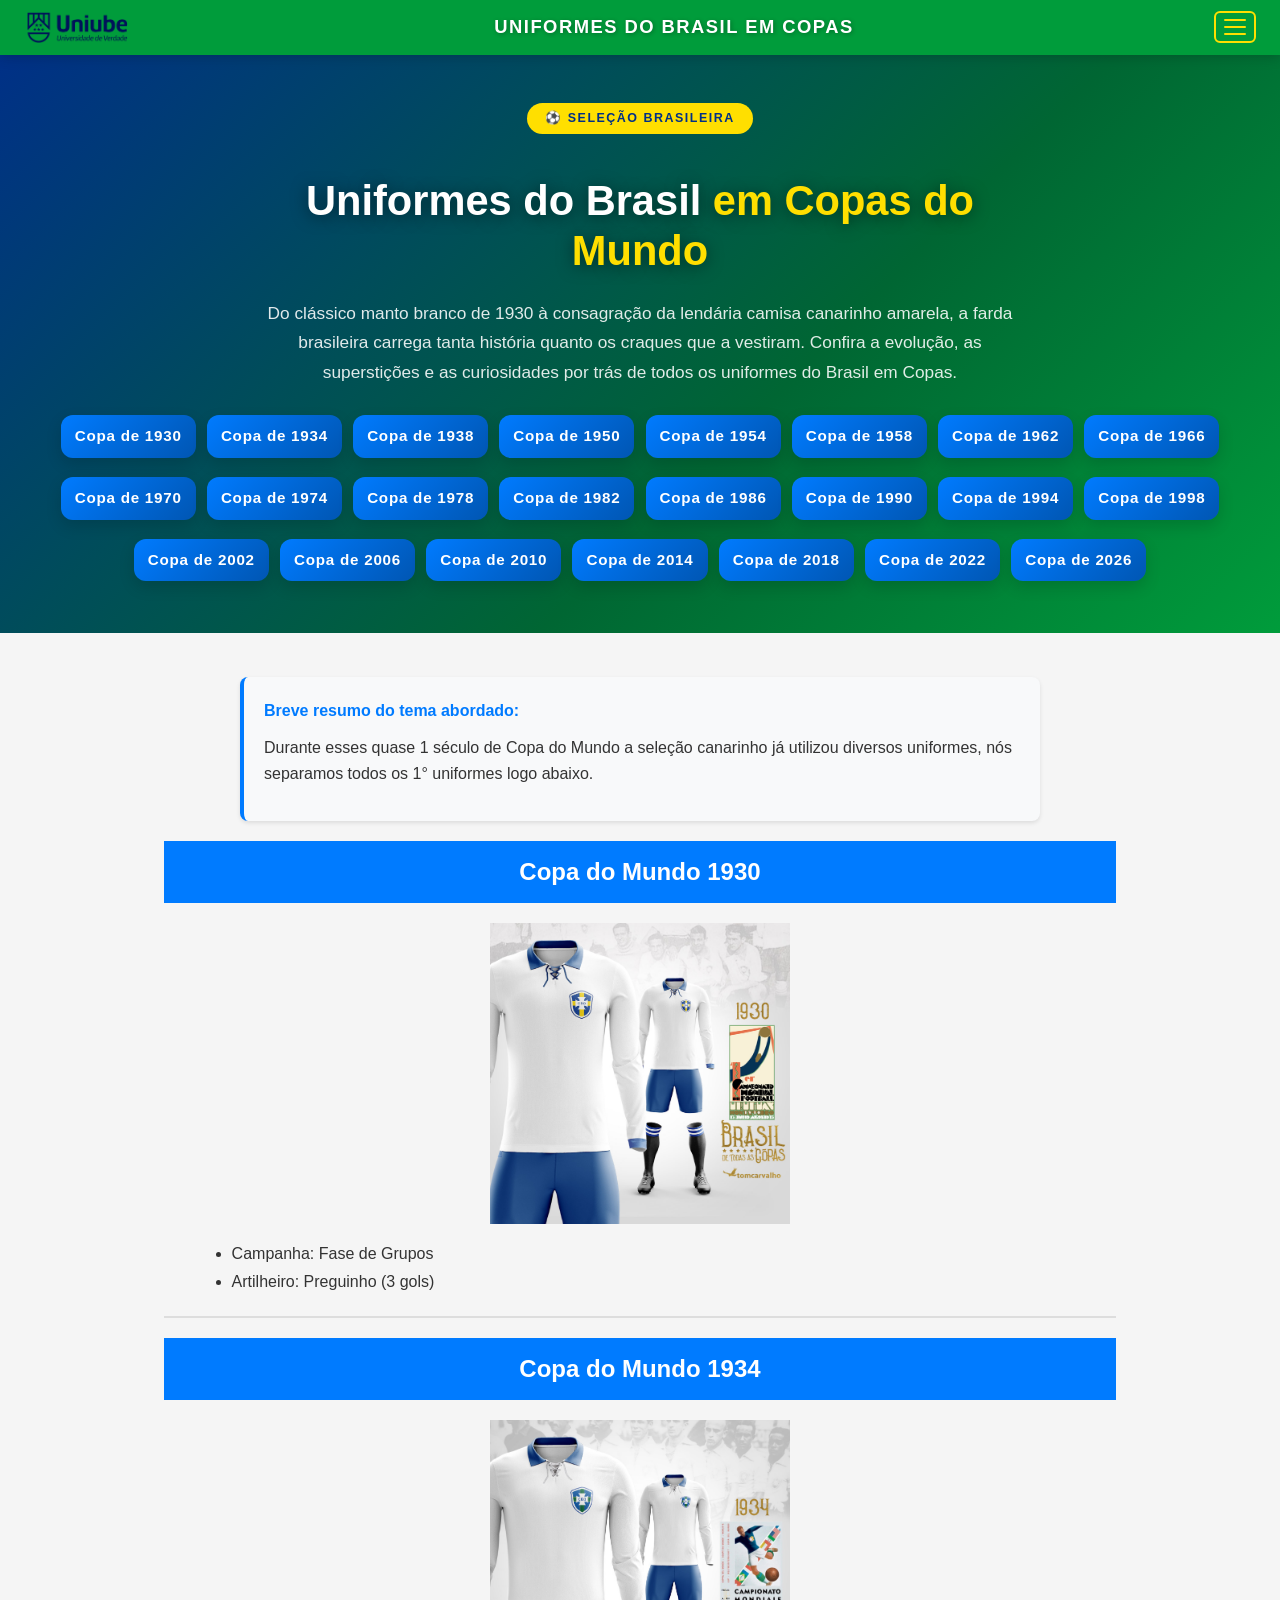
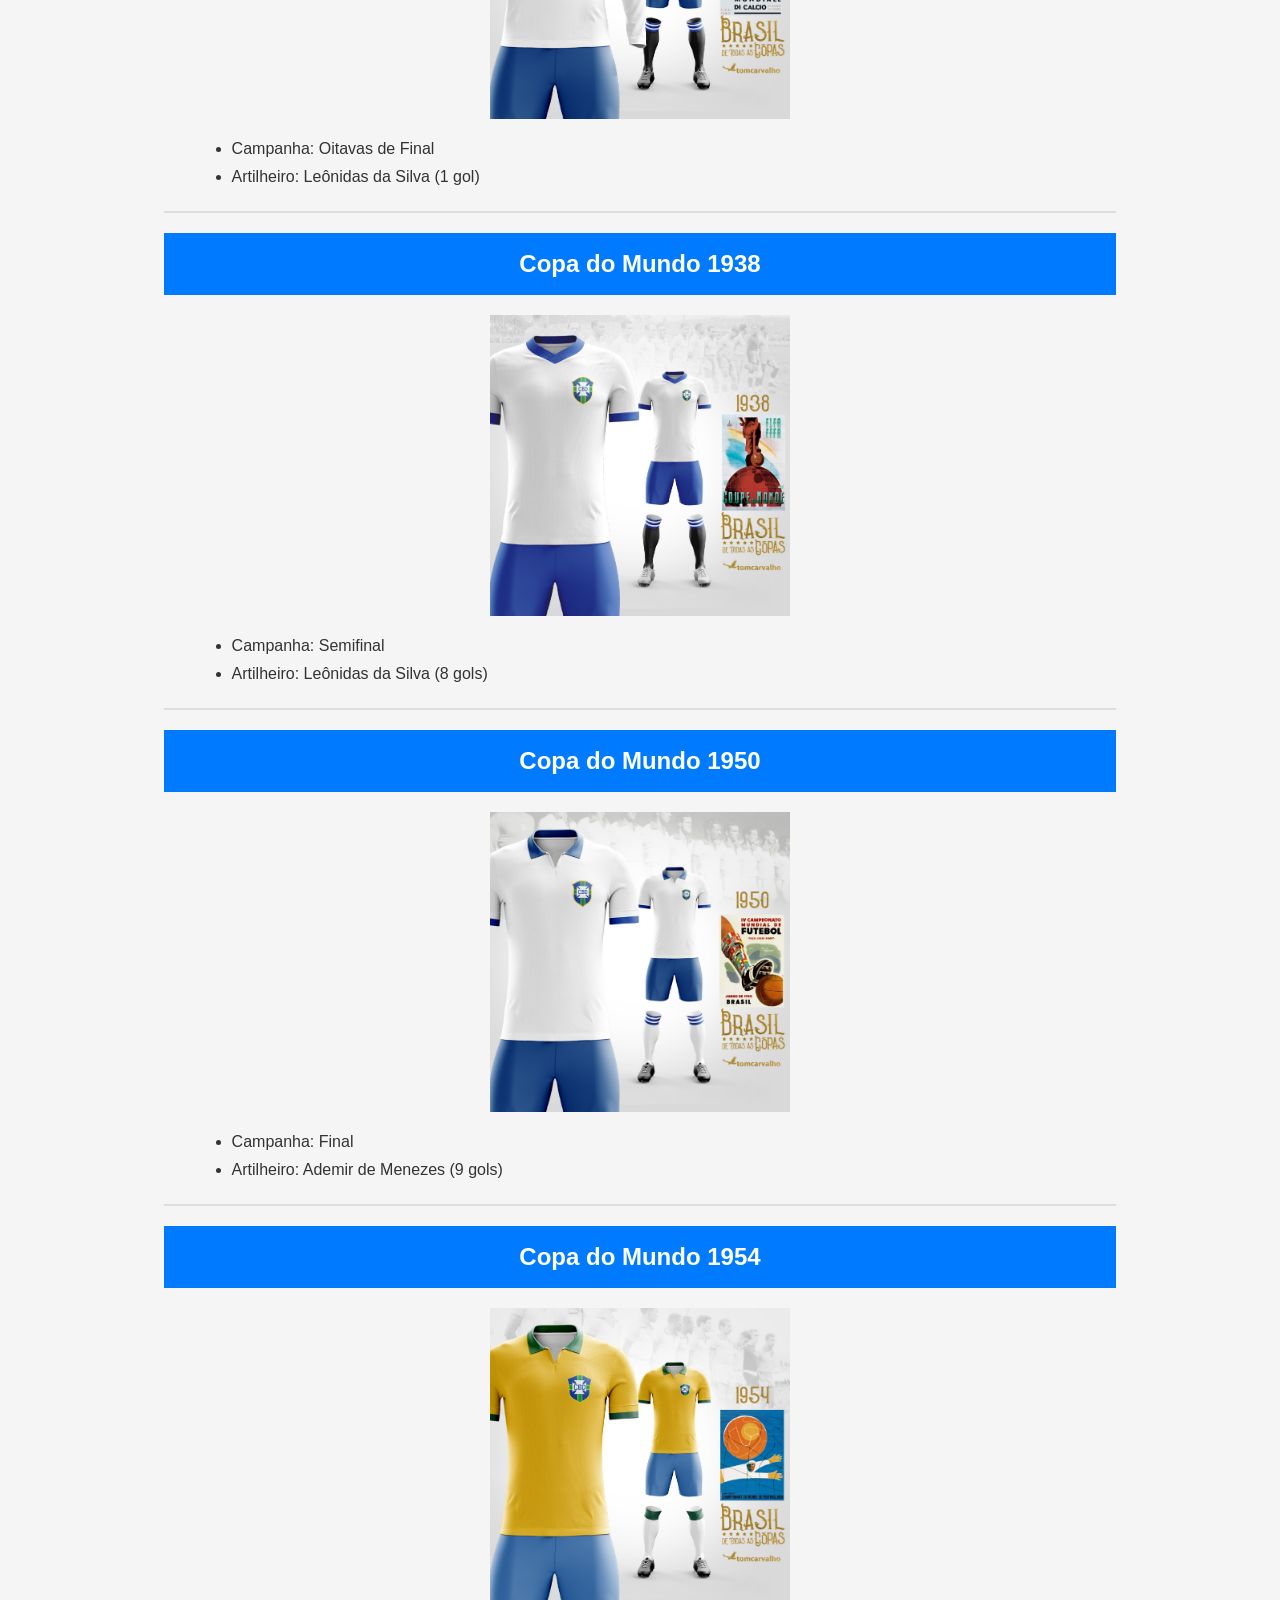
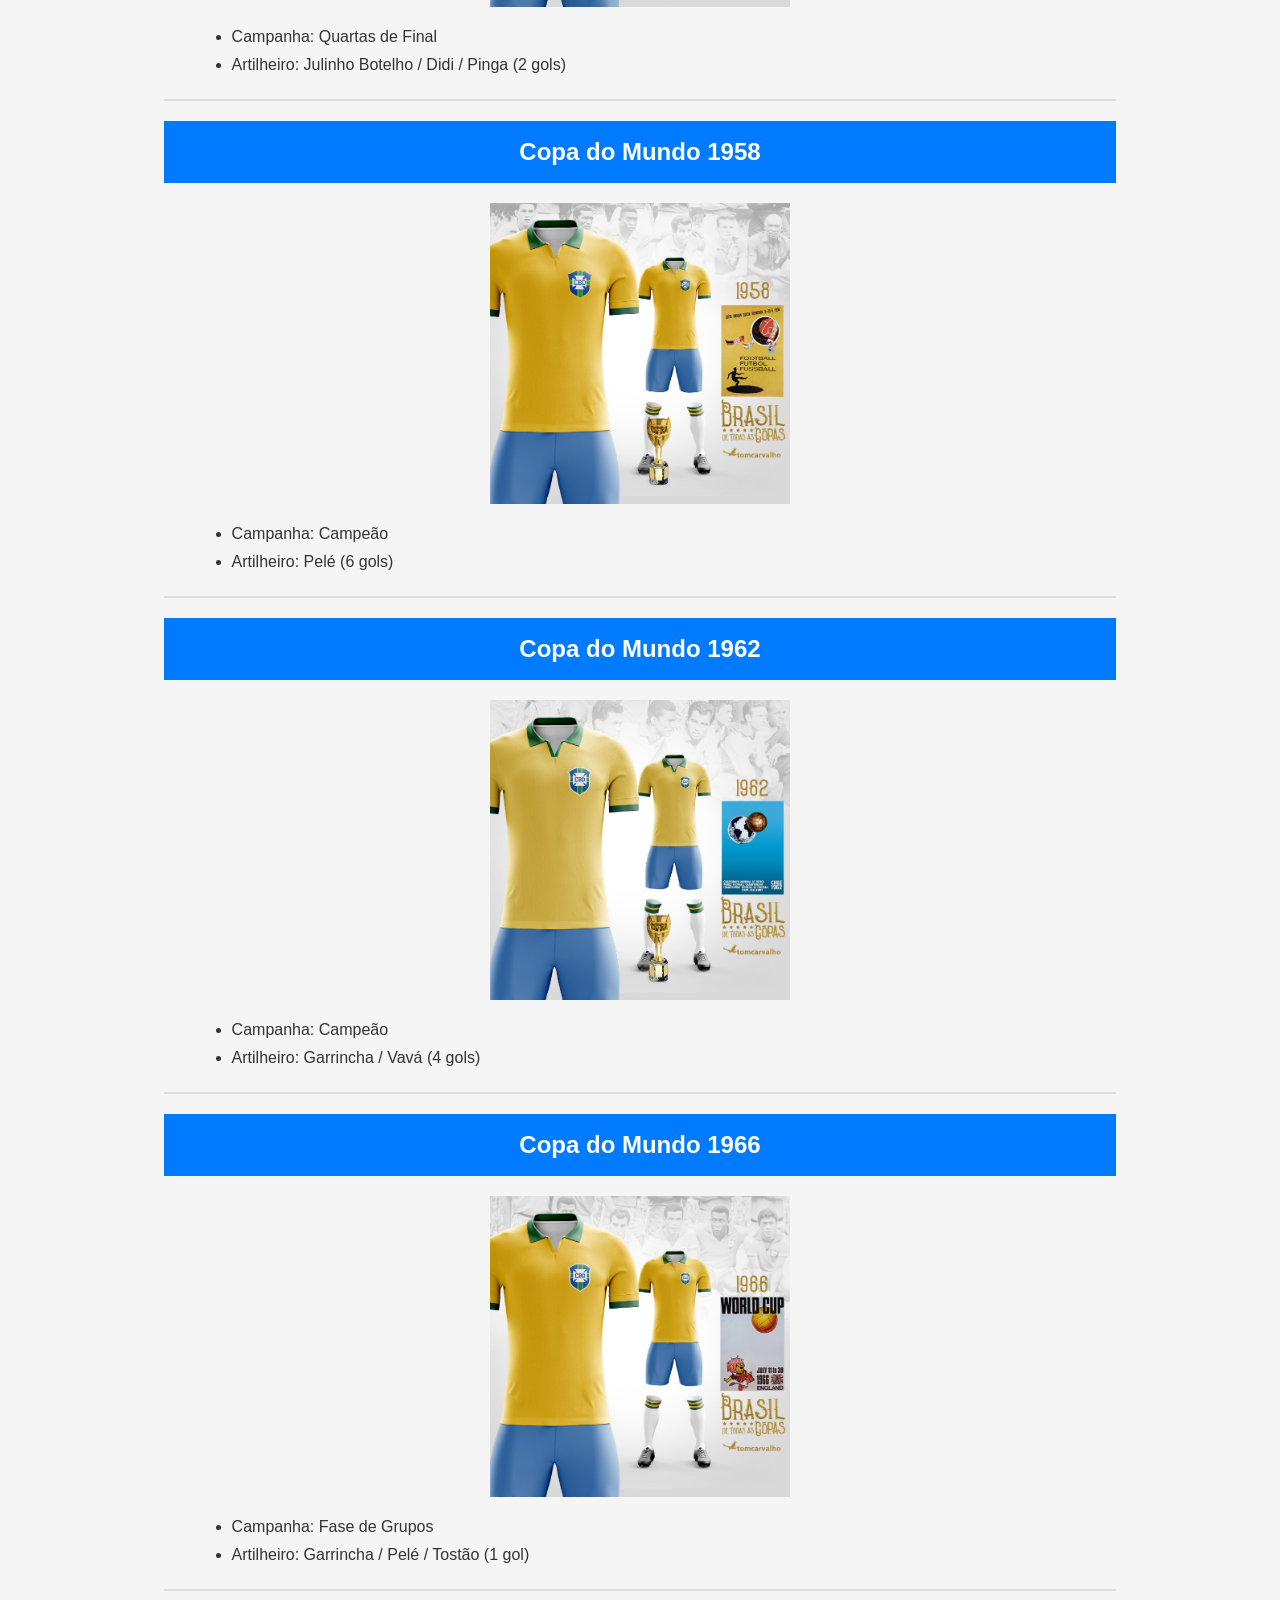
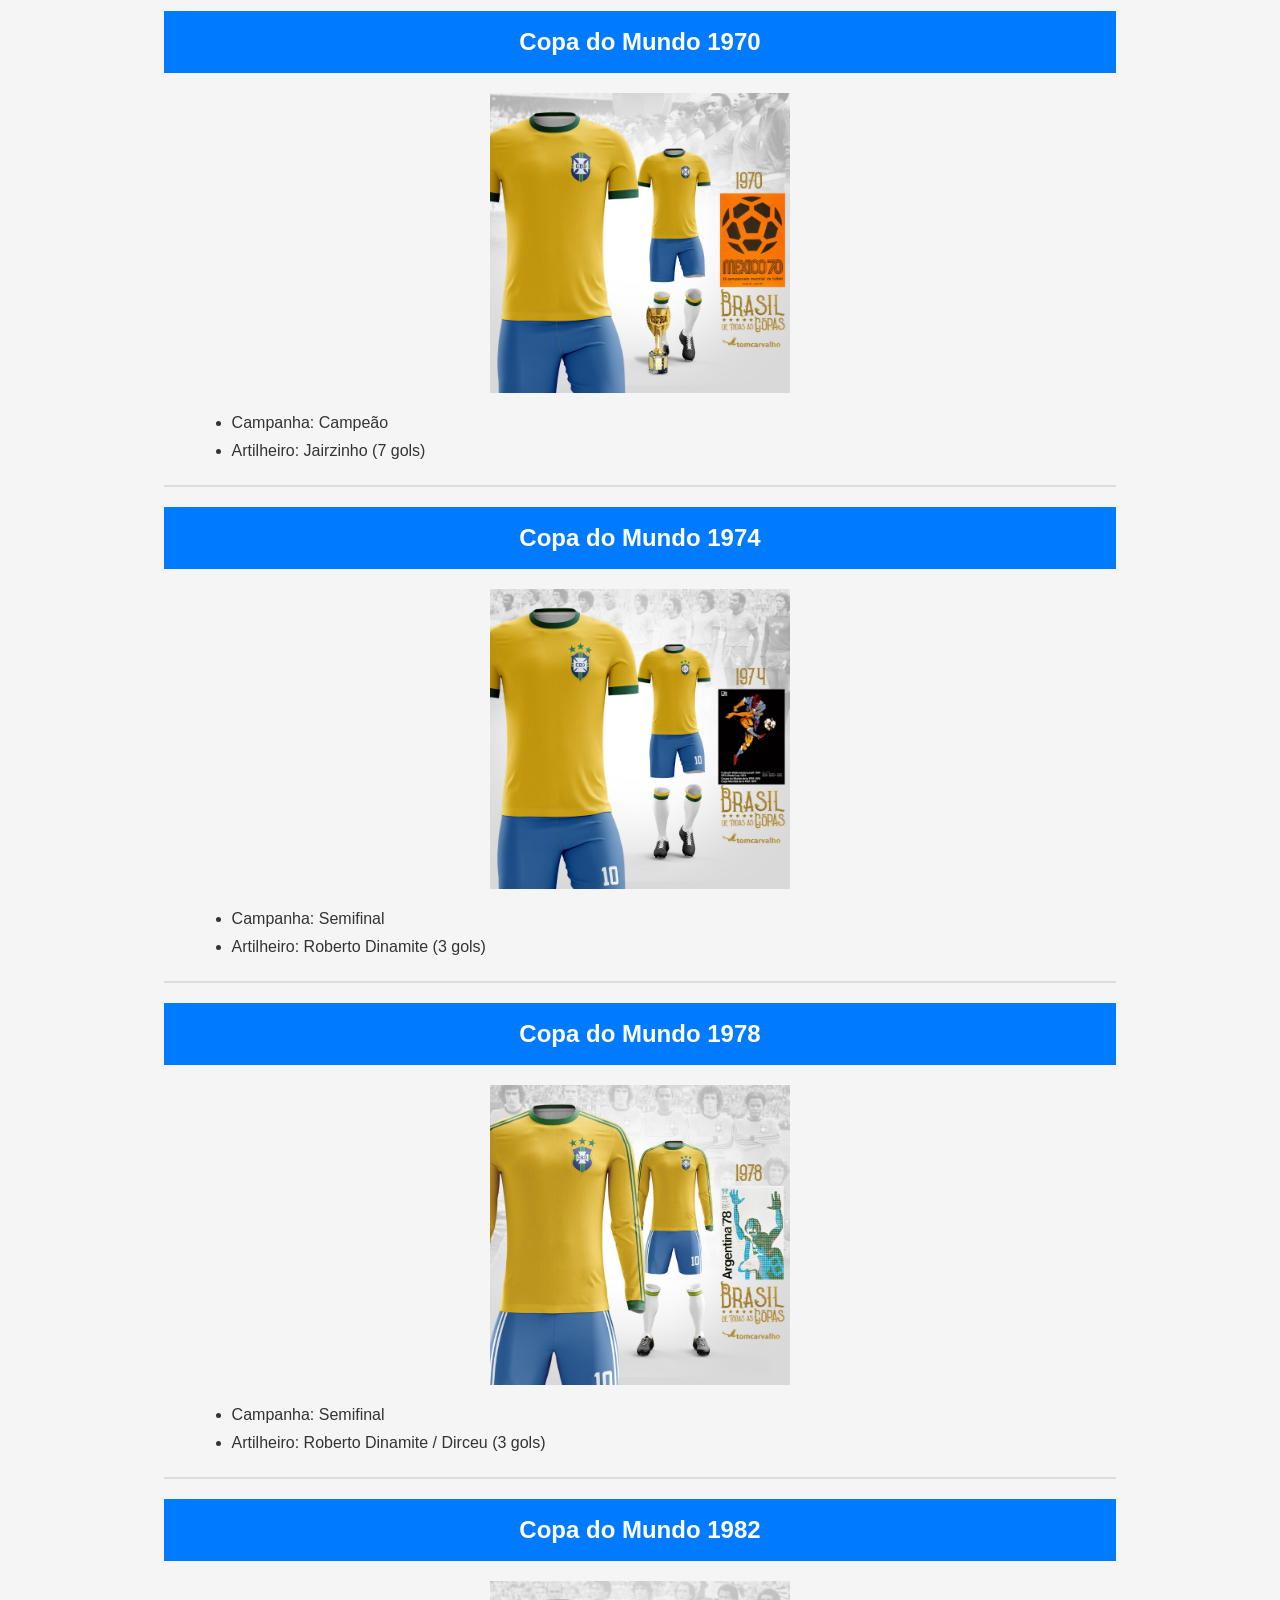
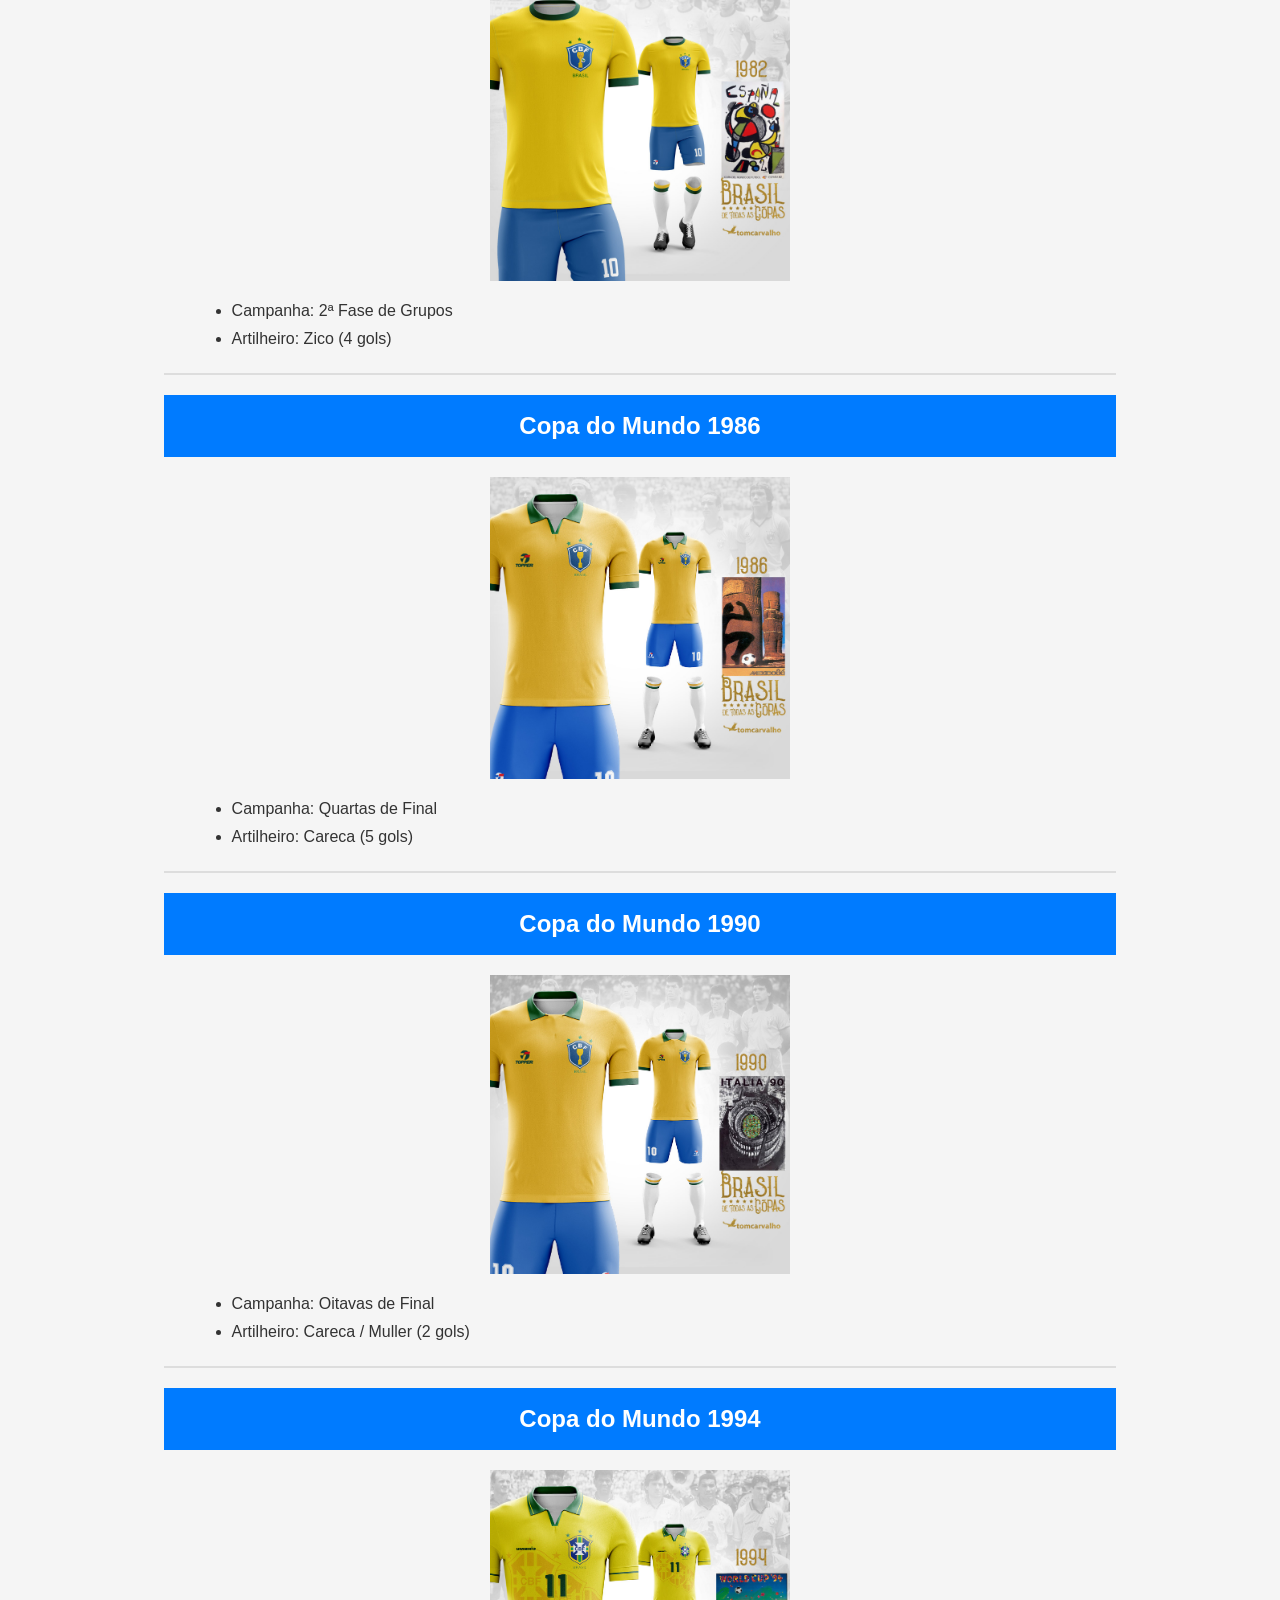
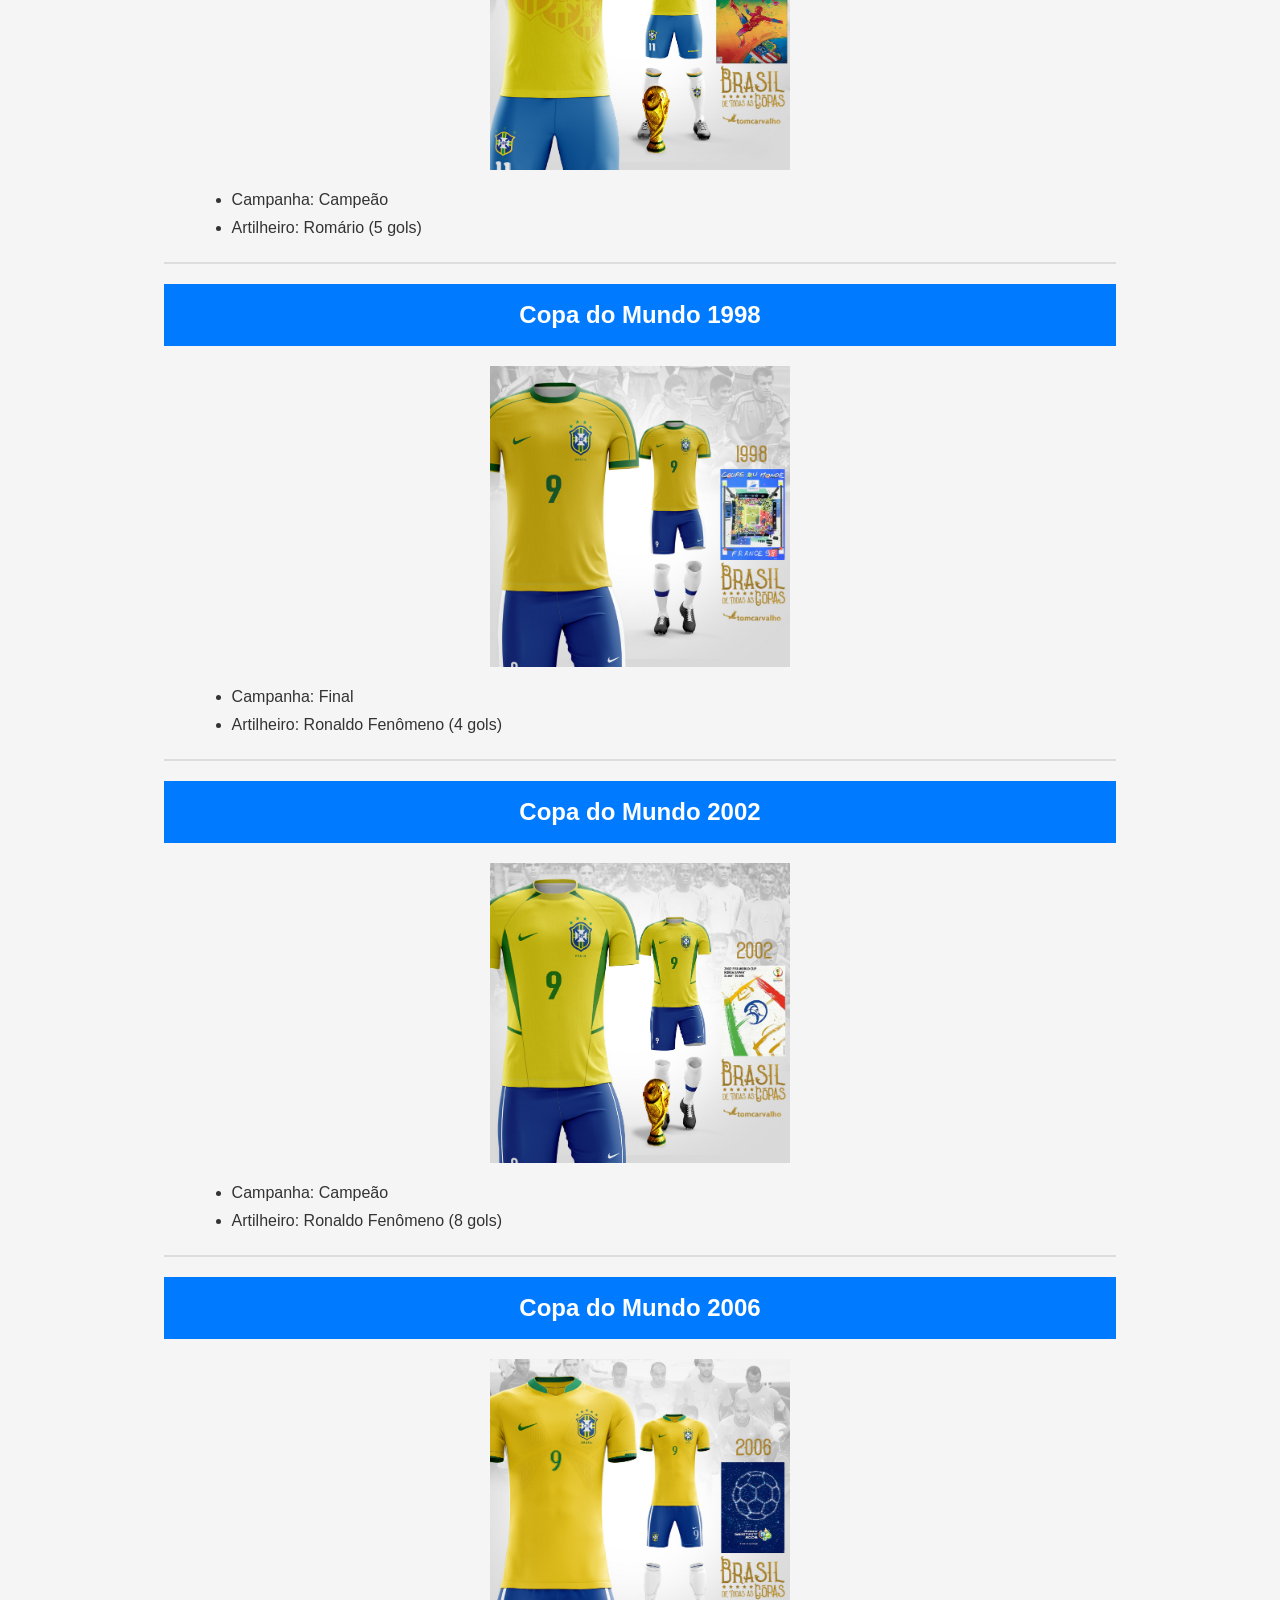
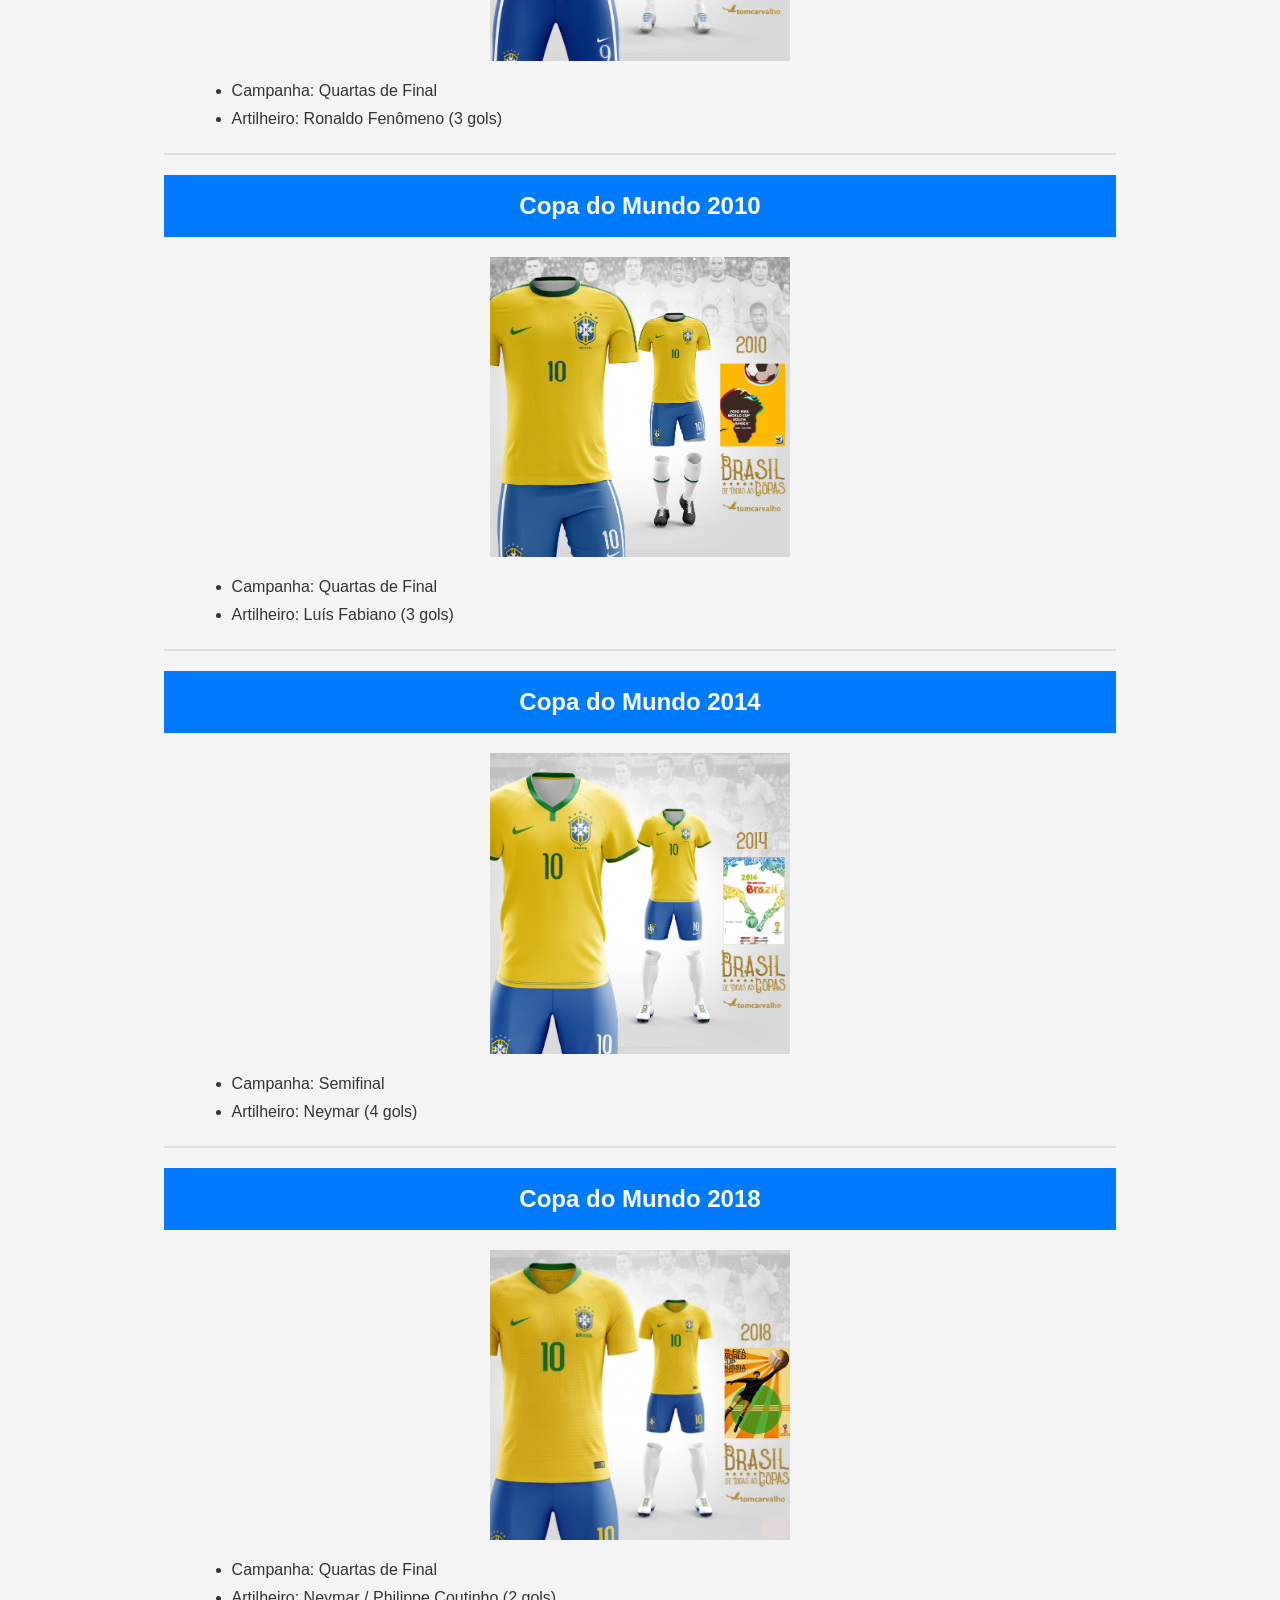
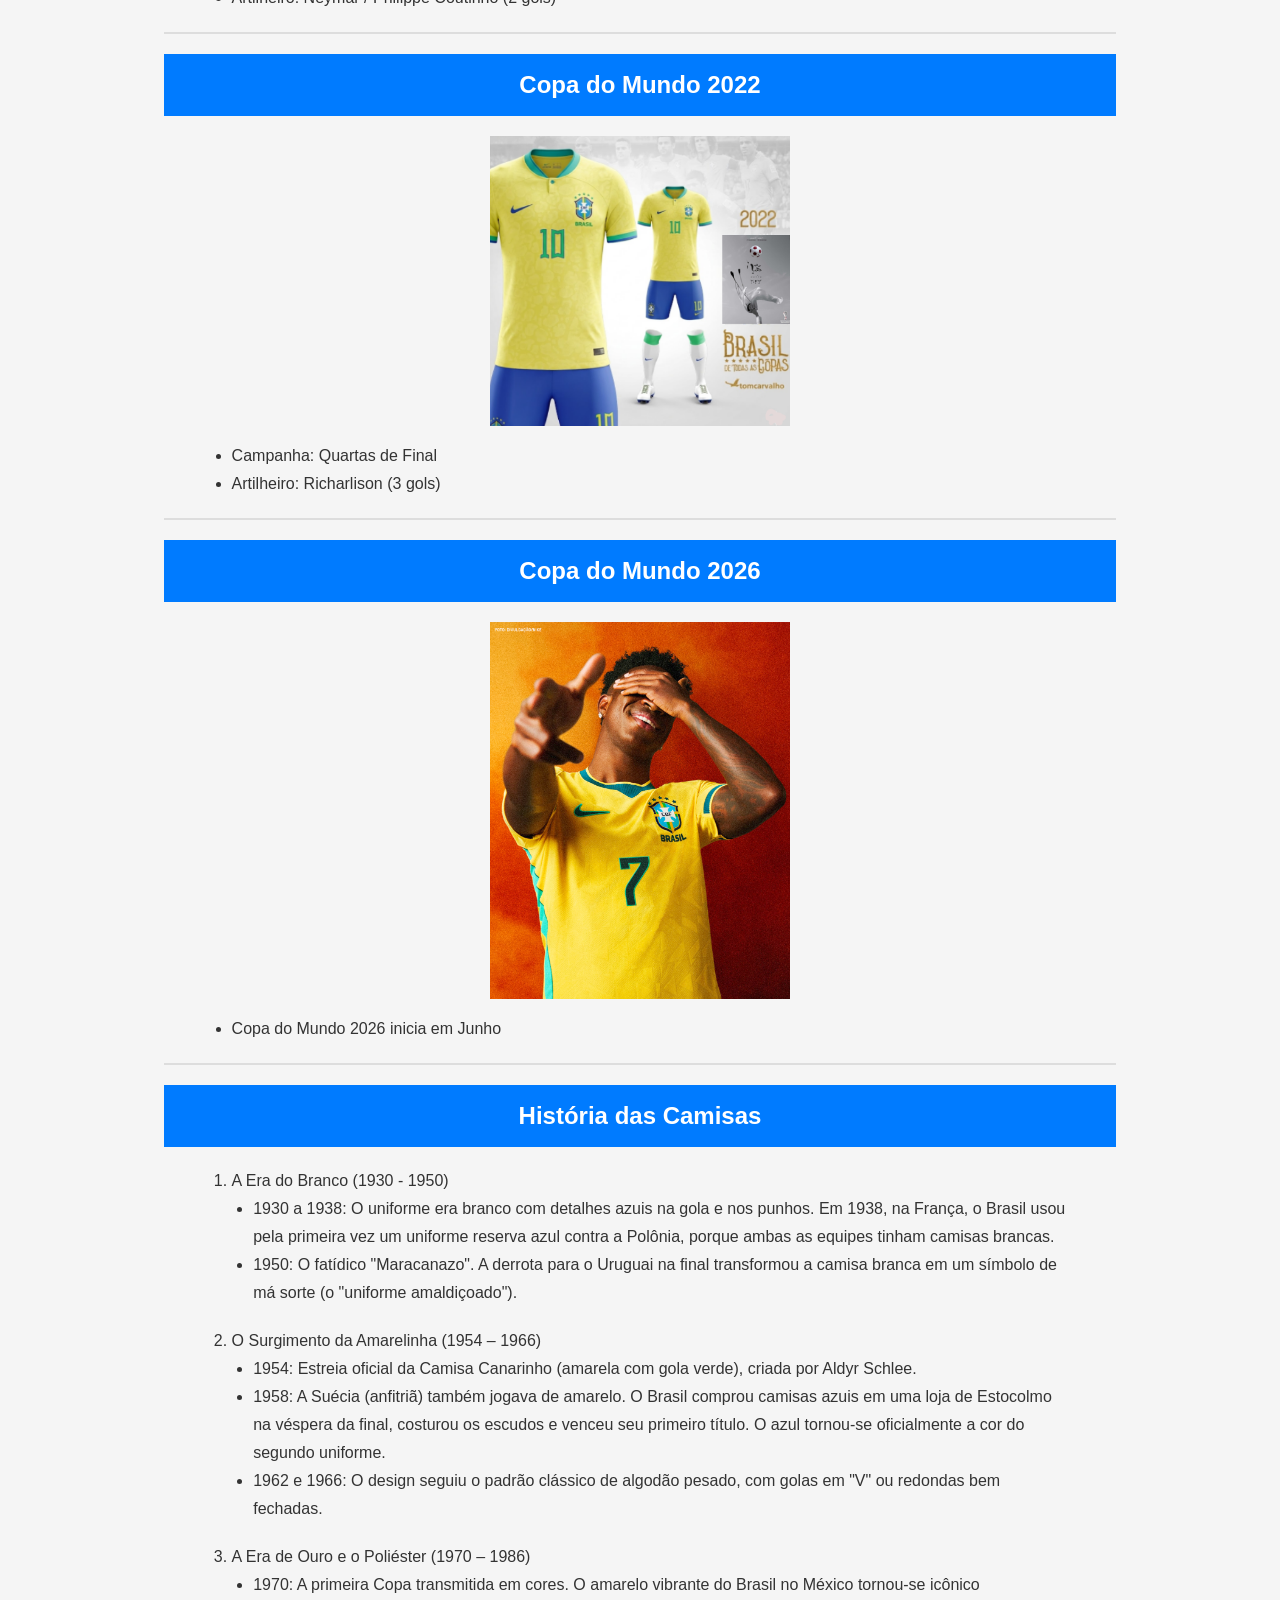
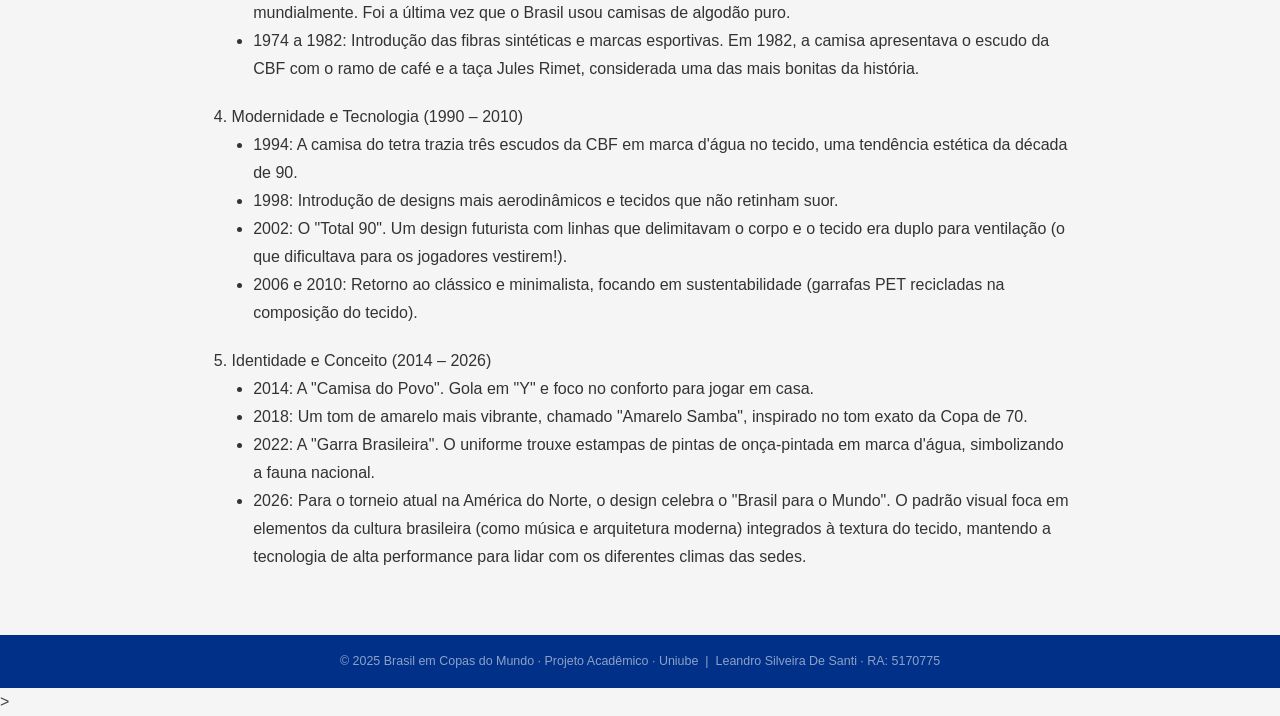
<file: uniformes.html>
<!DOCTYPE html>
<html lang="pt-br">
<head>
    <meta charset="UTF-8">
    <meta name="viewport" content="width=device-width, initial-scale=1.0">
    <title>Uniformes do Brasil em Copas do Mundo</title>
    <!-- Google Tag Manager -->
    <script>(function(w,d,s,l,i){w[l]=w[l]||[];w[l].push({'gtm.start':
    new Date().getTime(),event:'gtm.js'});var f=d.getElementsByTagName(s)[0],
    j=d.createElement(s),dl=l!='dataLayer'?'&l='+l:'';j.async=true;j.src=
    'https://www.googletagmanager.com/gtm.js?id='+i+dl;f.parentNode.insertBefore(j,f);
    })(window,document,'script','dataLayer','GTM-WJT45FRX');</script>
    <!-- End Google Tag Manager -->
    <!-- Google tag (gtag.js) -->
<script async src="https://www.googletagmanager.com/gtag/js?id=G-67EZPYMGFR"></script>
<script>
  window.dataLayer = window.dataLayer || [];
  function gtag(){dataLayer.push(arguments);}
  gtag('js', new Date());

  gtag('config', 'G-67EZPYMGFR');
</script>
    <link rel="stylesheet" href="css/style.css">
</head>
<body>
    <!-- Google Tag Manager (noscript) -->
    <noscript><iframe src="https://www.googletagmanager.com/ns.html?id=GTM-WJT45FRX"
    height="0" width="0" style="display:none;visibility:hidden"></iframe></noscript>
    <!-- End Google Tag Manager (noscript) -->

    <header class="site-header">
        <a href="index.html">
            <img src="imagens/Uniube.png" width="110" alt="Logo Uniube" style="border:none;padding:0;background:none;border-radius:4px;">
        </a>
        <h1>UNIFORMES DO BRASIL EM COPAS</h1>
        <button class="hamburger" id="hamburger" aria-label="Abrir menu" aria-expanded="false" aria-controls="menu-principal">
            <span></span><span></span><span></span>
        </button>
    </header>

    <!-- MENU -->
    <nav id="menu-principal" class="menu-principal">
        <a href="index.html" class="voltar-link">← Voltar ao Início</a>
        <a href="#30">Copa de 1930</a>
        <a href="#34">Copa de 1934</a>
        <a href="#38">Copa de 1938</a>
        <a href="#50">Copa de 1950</a>
        <a href="#54">Copa de 1954</a>
        <a href="#58">Copa de 1958</a>
        <a href="#62">Copa de 1962</a>
        <a href="#66">Copa de 1966</a>
        <a href="#70">Copa de 1970</a>
        <a href="#74">Copa de 1974</a>
        <a href="#78">Copa de 1978</a>
        <a href="#82">Copa de 1982</a>
        <a href="#86">Copa de 1986</a>
        <a href="#90">Copa de 1990</a>
        <a href="#94">Copa de 1994</a>
        <a href="#98">Copa de 1998</a>
        <a href="#02">Copa de 2002</a>
        <a href="#06">Copa de 2006</a>
        <a href="#10">Copa de 2010</a>
        <a href="#14">Copa de 2014</a>
        <a href="#18">Copa de 2018</a>
        <a href="#22">Copa de 2022</a>
        <a href="#26">Copa de 2026</a>
    </nav>
    <section class="page-hero">
        <div class="page-hero-content">
            <span class="hero-badge">⚽ Seleção Brasileira</span>
            <h2 class="page-hero-titulo">Uniformes do Brasil <span>em Copas do Mundo</span></h2>
            <p class="page-hero-subtitulo">Do clássico manto branco de 1930 à consagração da lendária camisa canarinho amarela, a farda brasileira carrega tanta história quanto os craques que a vestiram. Confira a evolução, as superstições e as curiosidades por trás de todos os uniformes do Brasil em Copas.</p>
        </div>
        <div class="page-hero-nav">
            <a href="#30" class="hero-cta">Copa de 1930</a>
        <a href="#34" class="hero-cta">Copa de 1934</a>
        <a href="#38" class="hero-cta">Copa de 1938</a>
        <a href="#50" class="hero-cta">Copa de 1950</a>
        <a href="#54" class="hero-cta">Copa de 1954</a>
        <a href="#58" class="hero-cta">Copa de 1958</a>
        <a href="#62" class="hero-cta">Copa de 1962</a>
        <a href="#66" class="hero-cta">Copa de 1966</a>
        <a href="#70" class="hero-cta">Copa de 1970</a>
        <a href="#74" class="hero-cta">Copa de 1974</a>
        <a href="#78" class="hero-cta">Copa de 1978</a>
        <a href="#82" class="hero-cta">Copa de 1982</a>
        <a href="#86" class="hero-cta">Copa de 1986</a>
        <a href="#90" class="hero-cta">Copa de 1990</a>
        <a href="#94" class="hero-cta">Copa de 1994</a>
        <a href="#98" class="hero-cta">Copa de 1998</a>
        <a href="#02" class="hero-cta">Copa de 2002</a>
        <a href="#06" class="hero-cta">Copa de 2006</a>
        <a href="#10" class="hero-cta">Copa de 2010</a>
        <a href="#14" class="hero-cta">Copa de 2014</a>
        <a href="#18" class="hero-cta">Copa de 2018</a>
        <a href="#22" class="hero-cta">Copa de 2022</a>
        <a href="#26" class="hero-cta">Copa de 2026</a>
        </div>
    </section>

    <main>
        <dl>
            <dt>Breve resumo do tema abordado:</dt>
            <dd>Durante esses quase 1 século de Copa do Mundo a seleção canarinho já utilizou diversos uniformes, nós separamos todos os 1° uniformes logo abaixo.</dd>
        </dl>

        <h2 id="30" style="color:blue;">Copa do Mundo 1930</h2>
        <img src="imagens/30.png" width="300" alt="Uniforme do Brasil em 1930">
        <ul><li>Campanha: Fase de Grupos</li><li>Artilheiro: Preguinho (3 gols)</li></ul>
        <hr style="border: none; border-top: 2px solid #ddd; margin: 20px 0;">

        <h2 id="34" style="color:blue;">Copa do Mundo 1934</h2>
        <img src="imagens/34.png" width="300" alt="Uniforme do Brasil em 1934">
        <ul><li>Campanha: Oitavas de Final</li><li>Artilheiro: Leônidas da Silva (1 gol)</li></ul>
        <hr style="border: none; border-top: 2px solid #ddd; margin: 20px 0;">

        <h2 id="38" style="color:blue;">Copa do Mundo 1938</h2>
        <img src="imagens/38.png" width="300" alt="Uniforme do Brasil em 1938">
        <ul><li>Campanha: Semifinal</li><li>Artilheiro: Leônidas da Silva (8 gols)</li></ul>
        <hr style="border: none; border-top: 2px solid #ddd; margin: 20px 0;">

        <h2 id="50" style="color:blue;">Copa do Mundo 1950</h2>
        <img src="imagens/50.png" width="300" alt="Uniforme do Brasil em 1950">
        <ul><li>Campanha: Final</li><li>Artilheiro: Ademir de Menezes (9 gols)</li></ul>
        <hr style="border: none; border-top: 2px solid #ddd; margin: 20px 0;">

        <h2 id="54" style="color:blue;">Copa do Mundo 1954</h2>
        <img src="imagens/54.png" width="300" alt="Uniforme do Brasil em 1954">
        <ul><li>Campanha: Quartas de Final</li><li>Artilheiro: Julinho Botelho / Didi / Pinga (2 gols)</li></ul>
        <hr style="border: none; border-top: 2px solid #ddd; margin: 20px 0;">

        <h2 id="58" style="color:blue;">Copa do Mundo 1958</h2>
        <img src="imagens/58.png" width="300" alt="Uniforme do Brasil em 1958">
        <ul><li>Campanha: Campeão</li><li>Artilheiro: Pelé (6 gols)</li></ul>
        <hr style="border: none; border-top: 2px solid #ddd; margin: 20px 0;">

        <h2 id="62" style="color:blue;">Copa do Mundo 1962</h2>
        <img src="imagens/62.png" width="300" alt="Uniforme do Brasil em 1962">
        <ul><li>Campanha: Campeão</li><li>Artilheiro: Garrincha / Vavá (4 gols)</li></ul>
        <hr style="border: none; border-top: 2px solid #ddd; margin: 20px 0;">

        <h2 id="66" style="color:blue;">Copa do Mundo 1966</h2>
        <img src="imagens/66.png" width="300" alt="Uniforme do Brasil em 1966">
        <ul><li>Campanha: Fase de Grupos</li><li>Artilheiro: Garrincha / Pelé / Tostão (1 gol)</li></ul>
        <hr style="border: none; border-top: 2px solid #ddd; margin: 20px 0;">

        <h2 id="70" style="color:blue;">Copa do Mundo 1970</h2>
        <img src="imagens/70.png" width="300" alt="Uniforme do Brasil em 1970">
        <ul><li>Campanha: Campeão</li><li>Artilheiro: Jairzinho (7 gols)</li></ul>
        <hr style="border: none; border-top: 2px solid #ddd; margin: 20px 0;">

        <h2 id="74" style="color:blue;">Copa do Mundo 1974</h2>
        <img src="imagens/74.png" width="300" alt="Uniforme do Brasil em 1974">
        <ul><li>Campanha: Semifinal</li><li>Artilheiro: Roberto Dinamite (3 gols)</li></ul>
        <hr style="border: none; border-top: 2px solid #ddd; margin: 20px 0;">

        <h2 id="78" style="color:blue;">Copa do Mundo 1978</h2>
        <img src="imagens/78.png" width="300" alt="Uniforme do Brasil em 1978">
        <ul><li>Campanha: Semifinal</li><li>Artilheiro: Roberto Dinamite / Dirceu (3 gols)</li></ul>
        <hr style="border: none; border-top: 2px solid #ddd; margin: 20px 0;">

        <h2 id="82" style="color:blue;">Copa do Mundo 1982</h2>
        <img src="imagens/82.png" width="300" alt="Uniforme do Brasil em 1982">
        <ul><li>Campanha: 2ª Fase de Grupos</li><li>Artilheiro: Zico (4 gols)</li></ul>
        <hr style="border: none; border-top: 2px solid #ddd; margin: 20px 0;">

        <h2 id="86" style="color:blue;">Copa do Mundo 1986</h2>
        <img src="imagens/86.png" width="300" alt="Uniforme do Brasil em 1986">
        <ul><li>Campanha: Quartas de Final</li><li>Artilheiro: Careca (5 gols)</li></ul>
        <hr style="border: none; border-top: 2px solid #ddd; margin: 20px 0;">

        <h2 id="90" style="color:blue;">Copa do Mundo 1990</h2>
        <img src="imagens/90.png" width="300" alt="Uniforme do Brasil em 1990">
        <ul><li>Campanha: Oitavas de Final</li><li>Artilheiro: Careca / Muller (2 gols)</li></ul>
        <hr style="border: none; border-top: 2px solid #ddd; margin: 20px 0;">

        <h2 id="94" style="color:blue;">Copa do Mundo 1994</h2>
        <img src="imagens/94.png" width="300" alt="Uniforme do Brasil em 1994">
        <ul><li>Campanha: Campeão</li><li>Artilheiro: Romário (5 gols)</li></ul>
        <hr style="border: none; border-top: 2px solid #ddd; margin: 20px 0;">

        <h2 id="98" style="color:blue;">Copa do Mundo 1998</h2>
        <img src="imagens/98.png" width="300" alt="Uniforme do Brasil em 1998">
        <ul><li>Campanha: Final</li><li>Artilheiro: Ronaldo Fenômeno (4 gols)</li></ul>
        <hr style="border: none; border-top: 2px solid #ddd; margin: 20px 0;">

        <h2 id="02" style="color:blue;">Copa do Mundo 2002</h2>
        <img src="imagens/02.png" width="300" alt="Uniforme do Brasil em 2002">
        <ul><li>Campanha: Campeão</li><li>Artilheiro: Ronaldo Fenômeno (8 gols)</li></ul>
        <hr style="border: none; border-top: 2px solid #ddd; margin: 20px 0;">

        <h2 id="06" style="color:blue;">Copa do Mundo 2006</h2>
        <img src="imagens/06.png" width="300" alt="Uniforme do Brasil em 2006">
        <ul><li>Campanha: Quartas de Final</li><li>Artilheiro: Ronaldo Fenômeno (3 gols)</li></ul>
        <hr style="border: none; border-top: 2px solid #ddd; margin: 20px 0;">

        <h2 id="10" style="color:blue;">Copa do Mundo 2010</h2>
        <img src="imagens/10.png" width="300" alt="Uniforme do Brasil em 2010">
        <ul><li>Campanha: Quartas de Final</li><li>Artilheiro: Luís Fabiano (3 gols)</li></ul>
        <hr style="border: none; border-top: 2px solid #ddd; margin: 20px 0;">

        <h2 id="14" style="color:blue;">Copa do Mundo 2014</h2>
        <img src="imagens/14.png" width="300" alt="Uniforme do Brasil em 2014">
        <ul><li>Campanha: Semifinal</li><li>Artilheiro: Neymar (4 gols)</li></ul>
        <hr style="border: none; border-top: 2px solid #ddd; margin: 20px 0;">

        <h2 id="18" style="color:blue;">Copa do Mundo 2018</h2>
        <img src="imagens/18.png" width="300" alt="Uniforme do Brasil em 2018">
        <ul><li>Campanha: Quartas de Final</li><li>Artilheiro: Neymar / Philippe Coutinho (2 gols)</li></ul>
        <hr style="border: none; border-top: 2px solid #ddd; margin: 20px 0;">

        <h2 id="22" style="color:blue;">Copa do Mundo 2022</h2>
        <img src="imagens/22.png" width="300" alt="Uniforme do Brasil em 2022">
        <ul><li>Campanha: Quartas de Final</li><li>Artilheiro: Richarlison (3 gols)</li></ul>
        <hr style="border: none; border-top: 2px solid #ddd; margin: 20px 0;">

        <h2 id="26" style="color:blue;">Copa do Mundo 2026</h2>
        <img src="imagens/26.png" width="300" alt="Uniforme do Brasil em 2026">
        <ul><li>Copa do Mundo 2026 inicia em Junho</li></ul>
        <hr style="border: none; border-top: 2px solid #ddd; margin: 20px 0;">

        <h2 id="hist" style="color:blue;">História das Camisas</h2>
        <ol>
            <li>A Era do Branco (1930 - 1950)
                <ul type="disc">
                    <li>1930 a 1938: O uniforme era branco com detalhes azuis na gola e nos punhos. Em 1938, na França, o Brasil usou pela primeira vez um uniforme reserva azul contra a Polônia, porque ambas as equipes tinham camisas brancas.</li>
                    <li>1950: O fatídico "Maracanazo". A derrota para o Uruguai na final transformou a camisa branca em um símbolo de má sorte (o "uniforme amaldiçoado").</li>
                </ul>
            </li>
            <li>O Surgimento da Amarelinha (1954 – 1966)
                <ul type="disc">
                    <li>1954: Estreia oficial da Camisa Canarinho (amarela com gola verde), criada por Aldyr Schlee.</li>
                    <li>1958: A Suécia (anfitriã) também jogava de amarelo. O Brasil comprou camisas azuis em uma loja de Estocolmo na véspera da final, costurou os escudos e venceu seu primeiro título. O azul tornou-se oficialmente a cor do segundo uniforme.</li>
                    <li>1962 e 1966: O design seguiu o padrão clássico de algodão pesado, com golas em "V" ou redondas bem fechadas.</li>
                </ul>
            </li>
            <li>A Era de Ouro e o Poliéster (1970 – 1986)
                <ul type="disc">
                    <li>1970: A primeira Copa transmitida em cores. O amarelo vibrante do Brasil no México tornou-se icônico mundialmente. Foi a última vez que o Brasil usou camisas de algodão puro.</li>
                    <li>1974 a 1982: Introdução das fibras sintéticas e marcas esportivas. Em 1982, a camisa apresentava o escudo da CBF com o ramo de café e a taça Jules Rimet, considerada uma das mais bonitas da história.</li>
                </ul>
            </li>
            <li>Modernidade e Tecnologia (1990 – 2010)
                <ul type="disc">
                    <li>1994: A camisa do tetra trazia três escudos da CBF em marca d'água no tecido, uma tendência estética da década de 90.</li>
                    <li>1998: Introdução de designs mais aerodinâmicos e tecidos que não retinham suor.</li>
                    <li>2002: O "Total 90". Um design futurista com linhas que delimitavam o corpo e o tecido era duplo para ventilação (o que dificultava para os jogadores vestirem!).</li>
                    <li>2006 e 2010: Retorno ao clássico e minimalista, focando em sustentabilidade (garrafas PET recicladas na composição do tecido).</li>
                </ul>
            </li>
            <li>Identidade e Conceito (2014 – 2026)
                <ul type="disc">
                    <li>2014: A "Camisa do Povo". Gola em "Y" e foco no conforto para jogar em casa.</li>
                    <li>2018: Um tom de amarelo mais vibrante, chamado "Amarelo Samba", inspirado no tom exato da Copa de 70.</li>
                    <li>2022: A "Garra Brasileira". O uniforme trouxe estampas de pintas de onça-pintada em marca d'água, simbolizando a fauna nacional.</li>
                    <li>2026: Para o torneio atual na América do Norte, o design celebra o "Brasil para o Mundo". O padrão visual foca em elementos da cultura brasileira (como música e arquitetura moderna) integrados à textura do tecido, mantendo a tecnologia de alta performance para lidar com os diferentes climas das sedes.</li>
                </ul>
            </li>
        </ol>
    </main>

    <footer class="footer-info">
        © 2025 Brasil em Copas do Mundo · Projeto Acadêmico · Uniube &nbsp;|&nbsp; Leandro Silveira De Santi · RA: 5170775
    </footer>

    <script src="script.js"></script>
</body>
</html>>
</file>
<file: css/style.css>
/* =========================================================
   VARIÁVEIS CSS GLOBAIS
   ========================================================= */
:root {
    --cor-primaria: #007bff;
    --cor-primaria-escura: #0056b3;
    --cor-primaria-mais-escura: #003d80;
    --cor-fundo: #f4f4f4;
    --cor-texto: #333;
    --cor-branco: #fff;
    --fonte-principal: 'Arial', sans-serif;
    --raio-borda: 12px;
    --sombra-padrao: 0 6px 16px rgba(0, 0, 0, 0.14);

    --verde: #009C3B;
    --amarelo: #FFDF00;
    --azul: #003087;
    --branco: #FFFFFF;
    --cinza-claro: #f5f5f5;
    --cinza-texto: #444;
    --sombra: 0 4px 24px rgba(0,0,0,0.13);
}

/* =========================================================
   RESET E BASE
   ========================================================= */
*, *::before, *::after {
    box-sizing: border-box;
    margin: 0;
    padding: 0;
}

body {
    font-family: 'Segoe UI', Arial, sans-serif;
    background: var(--cinza-claro);
    color: var(--cinza-texto);
    padding: 0;
    max-width: none;
    line-height: 1.75;
    font-size: 16px;
}

p, dd, li, label, td {
    font-family: var(--fonte-principal);
    color: var(--cor-texto);
    line-height: 1.75;
    font-size: 1rem;
}

ul, ol {
    max-width: 860px;
    margin: 0 auto 20px;
    padding-left: 1.35em;
}

a {
    color: var(--cor-primaria-escura);
    text-decoration: none;
}

a:hover {
    text-decoration: underline;
}

strong, b {
    color: var(--cor-primaria-mais-escura);
}

img {
    display: block;
    max-width: 100%;
}

.top-right-flag {
    width: 48px;
    cursor: pointer;
    transition: transform 0.2s;
    border-radius: 4px;
    border: none;
    padding: 0;
    background: none;
    position: static;
    animation: pulse 3s ease-in-out infinite;
}
.top-right-flag:hover { transform: scale(1.08); }

/* =========================================================
   TÍTULOS
   ========================================================= */
h1 {
    font-size: clamp(0.85rem, 2vw, 1.15rem);
    color: var(--branco);
    letter-spacing: 0.08em;
    text-align: center;
    flex: 1;
    font-weight: 800;
    text-shadow: 1px 1px 4px rgba(0,0,0,0.3);
    background: none;
    -webkit-background-clip: unset;
    -webkit-text-fill-color: unset;
    background-clip: unset;
    animation: none;
    margin: 0;
}

h2 {
    background-color: var(--cor-primaria) !important;
    color: var(--cor-branco) !important;
    width: 100%;
    padding: 10px;
    margin: 20px 0;
    text-align: center;
}

h3 {
    font-size: 1.6rem;
    color: var(--verde);
    margin: 28px auto 14px;
    padding: 12px 18px;
    max-width: 860px;
    background: linear-gradient(135deg, rgba(0,156,59,0.10), rgba(0,48,135,0.06));
    border: 1px solid rgba(0,156,59,0.28);
    border-radius: var(--raio-borda);
    box-shadow: 0 6px 18px rgba(0, 0, 0, 0.06);
    text-align: center;
    font-family: var(--fonte-principal);
}

/* =========================================================
   LISTAS DE DEFINIÇÃO / RESUMOS
   ========================================================= */
dl {
    max-width: 800px;
    margin: 20px auto;
    padding: 20px;
    background-color: #f8f9fa;
    border-radius: 8px;
    border-left: 4px solid var(--cor-primaria);
    box-shadow: 0 2px 4px rgba(0, 0, 0, 0.1);
}

dt {
    font-weight: bold;
    color: var(--cor-primaria);
    margin-bottom: 10px;
}

dd {
    margin-bottom: 15px;
    line-height: 1.6;
}

.centered-intro {
    max-width: 840px;
    margin: 0 auto 18px;
    padding: 14px 18px;
    text-align: center;
    background: rgba(0, 123, 255, 0.08);
    border: 1px solid rgba(0, 123, 255, 0.18);
    border-radius: 14px;
    color: #111;
    font-size: 1rem;
    line-height: 1.8;
}

/* =========================================================
   CABEÇALHO (HEADER)
   ========================================================= */
.site-header {
    background: var(--verde);
    display: flex;
    align-items: center;
    justify-content: space-between;
    padding: 0.7rem 1.5rem;
    position: sticky;
    top: 0;
    z-index: 1000;
    box-shadow: 0 2px 12px rgba(0,0,0,0.18);
    flex-wrap: wrap;
    gap: 12px;
}

/* =========================================================
   MENU PRINCIPAL (NAV)
   ========================================================= */
.menu-principal {
    background: var(--azul);
    display: none;
    flex-direction: column;
    padding: 0.5rem 0;
    box-shadow: 0 4px 16px rgba(0,0,0,0.2);
    margin: 0;
    animation: none;
}

.menu-principal.aberto { display: flex; }

.menu-principal a {
    color: var(--branco);
    text-decoration: none;
    padding: 0.75rem 1.5rem;
    font-size: 0.92rem;
    font-weight: 500;
    display: flex;
    align-items: center;
    gap: 0.7rem;
    transition: background 0.2s, color 0.2s;
    border-left: 3px solid transparent;
    background: none;
    border-radius: 0;
    box-shadow: none;
    margin: 0;
}
.menu-principal a:hover {
    background: rgba(255,223,0,0.12);
    border-left-color: var(--amarelo);
    color: var(--amarelo);
    text-decoration: none;
    transform: none;
}

.bola-icon {
    width: 20px;
    height: 20px;
    object-fit: contain;
    display: inline-block;
    margin: 0;
    vertical-align: middle;
    border: none;
    padding: 0;
}

/* =========================================================
   BOTÃO HAMBURGUER
   ========================================================= */
.hamburger {
    background: none;
    border: 2px solid var(--amarelo);
    border-radius: 6px;
    padding: 6px 8px;
    cursor: pointer;
    display: flex;
    flex-direction: column;
    gap: 5px;
    transition: background 0.2s;
    width: auto;
    height: auto;
    box-shadow: none;
    margin: 0;
}
.hamburger:hover {
    background: rgba(255,223,0,0.15);
    transform: none;
    box-shadow: none;
}
.hamburger span {
    display: block;
    width: 22px;
    height: 2px;
    background: var(--amarelo);
    border-radius: 2px;
    transition: all 0.3s;
}
.hamburger.open span:nth-child(1),
.hamburger.aberto span:nth-child(1) { transform: translateY(7px) rotate(45deg); }
.hamburger.open span:nth-child(2),
.hamburger.aberto span:nth-child(2) { opacity: 0; }
.hamburger.open span:nth-child(3),
.hamburger.aberto span:nth-child(3) { transform: translateY(-7px) rotate(-45deg); }

/* =========================================================
   LINKS-ÂNCORA (botões internos #) — apenas fora do menu
   ========================================================= */
a[href^="#"]:not(.menu-principal a) {
    display: inline-block;
    background: linear-gradient(135deg, var(--cor-primaria), var(--cor-primaria-escura));
    color: var(--cor-branco);
    text-decoration: none;
    padding: 8px 14px;
    border-radius: var(--raio-borda);
    box-shadow: var(--sombra-padrao);
    transition: transform 0.18s ease, background 0.2s ease;
    margin: 4px 0;
}
a[href^="#"]:not(.menu-principal a):hover {
    background: linear-gradient(135deg, var(--cor-primaria-escura), var(--cor-primaria-mais-escura));
    transform: translateY(-1px);
}

#dados-aluno {
    background: var(--cor-branco) !important;
    color: var(--cor-primaria) !important;
    box-shadow: none !important;
    border: 1px solid #ddd;
    border-radius: 8px;
    padding: 8px 12px;
}
#dados-aluno:hover {
    background: #f8f9fa !important;
    transform: none !important;
}

/* =========================================================
   VOLTAR AO INÍCIO
   ========================================================= */
.voltar-link {
    display: block !important;
    width: fit-content !important;
    padding: 12px 20px !important;
    font-size: 16px;
    font-weight: bold;
    background: var(--cor-branco) !important;
    color: var(--cor-primaria) !important;
    text-decoration: none !important;
    border-radius: 8px !important;
    margin: 10px auto !important;
    border-left: 4px solid var(--cor-primaria) !important;
    box-shadow: 0 4px 12px rgba(0,0,0,0.06) !important;
    transition: background-color 0.3s, transform 0.2s ease;
}
.voltar-link:hover {
    background-color: #f0f8ff !important;
    color: var(--cor-primaria) !important;
    transform: translateY(-1px);
    border-left-color: var(--cor-primaria) !important;
}

/* =========================================================
   RODAPÉ / LINKS DE CONTATO
   ========================================================= */
.footer-links {
    display: flex;
    flex-wrap: wrap;
    justify-content: center;
    gap: 12px;
    max-width: 1000px;
    margin: 0 auto;
    padding: 0;
    list-style: none;
}

.footer-links li {
    flex: 1 1 calc(20% - 10px);
    min-width: 160px;
    max-width: 220px;
}

.footer-links a:not(.contato-link):not(.voltar-link) {
    display: block;
    width: 100%;
    text-align: center;
    padding: 12px 14px;
    border-radius: var(--raio-borda);
    background: linear-gradient(135deg, var(--cor-primaria), var(--cor-primaria-escura));
    color: var(--cor-branco);
    text-decoration: none;
    font-weight: bold;
    box-shadow: var(--sombra-padrao);
    transition: transform 0.18s ease, background 0.2s ease;
    border-left: none;
}
.footer-links a:not(.contato-link):not(.voltar-link):hover {
    background: linear-gradient(135deg, var(--cor-primaria-escura), var(--cor-primaria-mais-escura));
    transform: translateY(-1px);
    color: var(--cor-branco);
}

.contato-link {
    background-color: var(--cor-branco);
    border: 1px solid #ddd;
    border-radius: 8px;
    padding: 8px 12px;
    text-decoration: none;
    color: var(--cor-primaria);
    display: inline-flex;
    align-items: center;
    justify-content: center;
    gap: 8px;
    flex: 1 1 calc(20% - 16px);
    min-width: 170px;
    max-width: 240px;
    margin: 5px;
    transition: background-color 0.3s;
    box-shadow: none;
}
.contato-link:hover {
    background-color: #f8f9fa;
    transform: none;
}

a.contato-link img,
.contato-link img {
    display: inline-block;
    margin: 0;
    vertical-align: middle;
    border: none;
    padding: 0;
}

footer.footer-info {
    background: var(--azul);
    color: rgba(255,255,255,0.55);
    text-align: center;
    font-size: 0.78rem;
    padding: 1rem;
    margin-top: 20px;
}

/* =========================================================
   TABELAS
   ========================================================= */
table {
    width: 100%;
    max-width: 800px;
    margin: 20px auto;
    border-collapse: collapse;
    border-radius: 8px;
    overflow: hidden;
    box-shadow: 0 4px 8px rgba(0,0,0,0.1);
    background-color: var(--cor-branco);
}

th, td {
    padding: 12px 16px;
    text-align: left;
    border-bottom: 1px solid #ddd;
}

th {
    background-color: var(--cor-primaria);
    color: var(--cor-branco);
    font-weight: bold;
    text-transform: uppercase;
    font-size: 14px;
}

tr:nth-child(even) { background-color: #f8f9fa; }
tr:hover { background-color: #e9ecef; }
td { font-size: 16px; }

/* =========================================================
   FORMULÁRIOS
   ========================================================= */
.convocacao {
    max-width: 800px;
    margin: 20px auto;
    padding: 20px;
    background-color: var(--cor-branco);
    border-radius: 8px;
    box-shadow: 0 2px 4px rgba(0,0,0,0.1);
}

.posicao { margin-bottom: 15px; }

label {
    display: block;
    font-weight: bold;
    margin-bottom: 5px;
}

select {
    display: block;
    width: min(100%, 460px);
    max-width: 100%;
    padding: 14px 16px;
    margin-top: 8px;
    font-size: 1rem;
    border: 1px solid #c0c8d6;
    border-radius: 14px;
    background-color: var(--cor-branco);
    color: #222;
    box-shadow: inset 0 2px 8px rgba(0,0,0,0.05);
    transition: border-color 0.2s ease, box-shadow 0.2s ease, transform 0.2s ease;
}
select:hover, select:focus {
    border-color: var(--cor-primaria);
    box-shadow: 0 0 0 4px rgba(0,123,255,0.12);
    outline: none;
    transform: translateY(-1px);
}

.player-grid {
    display: grid;
    gap: 12px;
    grid-template-columns: repeat(auto-fit, minmax(220px, 1fr));
    margin-top: 10px;
}
.player-grid input {
    width: 100%;
    padding: 10px;
    border: 1px solid #ccc;
    border-radius: 6px;
    font-size: 1rem;
    box-sizing: border-box;
}

button {
    display: inline-block;
    padding: 14px 24px;
    font-size: 1rem;
    font-weight: 700;
    color: var(--cor-branco);
    background: linear-gradient(135deg, var(--cor-primaria), var(--cor-primaria-escura));
    border: none;
    border-radius: 14px;
    cursor: pointer;
    box-shadow: 0 10px 24px rgba(0,91,191,0.18);
    transition: transform 0.2s ease, background 0.2s ease, box-shadow 0.2s ease;
    margin: 20px auto;
}
button:hover {
    background: linear-gradient(135deg, var(--cor-primaria-escura), var(--cor-primaria-mais-escura));
    transform: translateY(-1px);
    box-shadow: 0 12px 28px rgba(0,73,156,0.22);
}

#convocacao-final {
    margin-top: 20px;
    padding: 10px;
    background-color: #e9ecef;
    border-radius: 4px;
}

/* =========================================================
   QUIZ
   ========================================================= */
.container {
    max-width: 800px;
    margin: 20px auto;
    padding: 20px;
    background-color: var(--cor-branco);
    border-radius: 8px;
    box-shadow: 0 2px 4px rgba(0,0,0,0.1);
}

.question { margin-bottom: 20px; }
.question h3 { margin-bottom: 10px; color: var(--cor-primaria); }
.options { margin-left: 20px; }
.options label { display: block; margin-bottom: 5px; cursor: pointer; }
#result { text-align: center; margin-top: 20px; font-size: 1.2em; font-weight: bold; }

/* =========================================================
   HERO (index)
   ========================================================= */
.hero {
    position: relative;
    min-height: 520px;
    display: flex;
    align-items: center;
    justify-content: center;
    overflow: hidden;
    background: linear-gradient(135deg, #003087 0%, #006633 60%, #009C3B 100%);
}

.hero-bg {
    position: absolute;
    inset: 0;
    background-image: url('../imagens/hero-copa.jpg');
    background-size: cover;
    background-position: center;
    opacity: 0.22;
}

.hero-content {
    position: relative;
    z-index: 2;
    text-align: center;
    padding: 2.5rem 1.5rem;
    max-width: 780px;
}

.hero-badge {
    display: inline-block;
    background: var(--amarelo);
    color: var(--azul);
    font-size: 0.78rem;
    font-weight: 700;
    letter-spacing: 0.12em;
    text-transform: uppercase;
    padding: 5px 18px;
    border-radius: 20px;
    margin-bottom: 1.2rem;
}

.hero-titulo {
    font-size: clamp(2rem, 6vw, 3.4rem);
    font-weight: 900;
    color: var(--branco);
    line-height: 1.1;
    text-shadow: 0 2px 16px rgba(0,0,0,0.5);
    margin-bottom: 1rem;
}
.hero-titulo span { color: var(--amarelo); }

.hero-subtitulo {
    font-size: clamp(0.95rem, 2.2vw, 1.15rem);
    color: rgba(255,255,255,0.88);
    line-height: 1.7;
    margin-bottom: 2rem;
}

.hero-stats {
    display: flex;
    justify-content: center;
    gap: 2rem;
    flex-wrap: wrap;
    margin-bottom: 2rem;
}

.stat-item { text-align: center; }
.stat-numero {
    font-size: 2.2rem;
    font-weight: 900;
    color: var(--amarelo);
    display: block;
    line-height: 1;
}
.stat-label {
    font-size: 0.78rem;
    color: rgba(255,255,255,0.75);
    text-transform: uppercase;
    letter-spacing: 0.08em;
}

.hero-cta {
    display: inline-block;
    background: var(--amarelo);
    color: var(--azul);
    font-weight: 800;
    font-size: 0.95rem;
    padding: 0.8rem 2rem;
    border-radius: 30px;
    text-decoration: none;
    letter-spacing: 0.05em;
    transition: transform 0.2s, box-shadow 0.2s;
    box-shadow: 0 4px 18px rgba(255,223,0,0.35);
    background-clip: unset;
    -webkit-text-fill-color: unset;
}
.hero-cta:hover {
    transform: translateY(-2px);
    box-shadow: 0 8px 28px rgba(255,223,0,0.45);
    background: var(--amarelo);
    color: var(--azul);
}

/* ===== SEÇÃO DE TÓPICOS ===== */
.secao {
    max-width: 1100px;
    margin: 0 auto;
    padding: 3rem 1.5rem 1rem;
}
.secao-titulo {
    font-size: 1.45rem;
    font-weight: 800;
    color: var(--azul);
    margin-bottom: 0.4rem;
    position: relative;
    padding-bottom: 0.7rem;
    text-align: left;
    letter-spacing: normal;
    text-shadow: none;
    -webkit-text-fill-color: unset;
    background: none;
}
.secao-titulo::after {
    content: '';
    position: absolute;
    bottom: 0; left: 0;
    width: 48px; height: 3px;
    background: var(--verde);
    border-radius: 2px;
}
.secao-desc {
    color: #666;
    font-size: 0.95rem;
    margin-bottom: 2rem;
}

.topicos-grid {
    display: grid;
    grid-template-columns: repeat(auto-fill, minmax(230px, 1fr));
    gap: 1.2rem;
}

.topico-card {
    background: #fff;
    border-radius: 12px;
    box-shadow: 0 2px 12px rgba(0,0,0,0.08);
    padding: 1.3rem 1.2rem;
    text-decoration: none;
    color: var(--cinza-texto);
    display: flex;
    align-items: flex-start;
    gap: 0.9rem;
    transition: transform 0.2s, box-shadow 0.2s;
    border-top: 3px solid var(--verde);
}
.topico-card:hover {
    transform: translateY(-4px);
    box-shadow: 0 8px 28px rgba(0,0,0,0.13);
    text-decoration: none;
    color: var(--cinza-texto);
}
.topico-card img {
    width: 36px;
    height: 36px;
    object-fit: contain;
    margin-top: 2px;
    flex-shrink: 0;
    border: none;
    padding: 0;
    border-radius: 0;
    background: none;
    box-shadow: none;
}
.topico-card-titulo {
    font-weight: 700;
    font-size: 0.88rem;
    color: var(--azul);
    line-height: 1.3;
}
.topico-card-desc {
    font-size: 0.78rem;
    color: #777;
    margin-top: 3px;
    line-height: 1.5;
}

/* ===== FÓRUM ===== */
.forum-secao {
    max-width: 680px;
    margin: 3rem auto 0;
    padding: 0 1.5rem;
}
.forum-card {
    background: #fff;
    border-radius: 16px;
    box-shadow: var(--sombra);
    overflow: hidden;
}
.forum-header {
    background: var(--azul);
    padding: 1.2rem 1.5rem;
    display: flex;
    align-items: center;
    gap: 0.8rem;
}
.forum-header h3 {
    color: var(--amarelo);
    font-size: 1.1rem;
    font-weight: 800;
    letter-spacing: 0.05em;
    background: none;
    border: none;
    box-shadow: none;
    padding: 0;
    margin: 0;
    max-width: none;
    border-radius: 0;
}
.forum-header-icon { font-size: 1.5rem; }
.forum-body { padding: 1.4rem 1.5rem; }
.forum-body p {
    font-size: 0.92rem;
    color: #555;
    margin-bottom: 1.2rem;
    text-align: center;
}

.contatos-grid {
    display: grid;
    grid-template-columns: repeat(3, 1fr);
    gap: 0.9rem;
}
.contato-btn {
    display: flex;
    flex-direction: column;
    align-items: center;
    gap: 0.45rem;
    padding: 1rem 0.5rem;
    border-radius: 10px;
    text-decoration: none;
    font-size: 0.82rem;
    font-weight: 600;
    transition: transform 0.2s, box-shadow 0.2s;
    background: none;
    color: inherit;
    box-shadow: none;
}
.contato-btn:hover {
    transform: translateY(-3px);
    box-shadow: 0 6px 18px rgba(0,0,0,0.13);
    background: none;
}
.contato-btn img { width: 32px; height: 32px; object-fit: contain; border: none; padding: 0; border-radius: 0; background: none; }
.contato-btn.whatsapp { background: #e8f9ef; color: #1a7f3c; }
.contato-btn.telefone { background: #eef2fb; color: var(--azul); }
.contato-btn.email    { background: #fdf5e0; color: #8a6200; }

/* ===== DADOS DO ALUNO ===== */
.aluno-secao {
    max-width: 480px;
    margin: 2rem auto 3rem;
    padding: 0 1.5rem;
}
.aluno-card {
    background: linear-gradient(135deg, var(--verde) 0%, var(--azul) 100%);
    border-radius: 16px;
    padding: 1.8rem 2rem;
    display: flex;
    align-items: center;
    gap: 1.3rem;
    box-shadow: 0 6px 24px rgba(0,80,50,0.22);
}
.aluno-avatar {
    width: 60px;
    height: 60px;
    border-radius: 50%;
    background: var(--amarelo);
    display: flex;
    align-items: center;
    justify-content: center;
    font-size: 1.6rem;
    font-weight: 900;
    color: var(--azul);
    flex-shrink: 0;
    border: 3px solid rgba(255,255,255,0.4);
}
.aluno-info { flex: 1; }
.aluno-info h4 {
    color: var(--branco);
    font-size: 1rem;
    font-weight: 700;
    margin-bottom: 0.2rem;
}
.aluno-ra {
    color: var(--amarelo);
    font-size: 0.82rem;
    font-weight: 600;
    letter-spacing: 0.06em;
}
.aluno-badge {
    background: rgba(255,255,255,0.15);
    color: rgba(255,255,255,0.9);
    font-size: 0.72rem;
    padding: 3px 10px;
    border-radius: 20px;
    margin-top: 0.4rem;
    display: inline-block;
}

/* ===== MENU-LINK (botões do menu lateral) ===== */
.menu-link {
    width: 100%;
    padding: 0.75rem 1.5rem;
    font-size: 0.92rem;
    font-weight: 500;
    background: none;
    color: var(--branco);
    border: none;
    border-radius: 0;
    cursor: pointer;
    margin: 0;
    transition: background 0.2s, color 0.2s;
    display: flex;
    align-items: center;
    justify-content: flex-start;
    gap: 0.7rem;
    text-decoration: none;
    border-left: 3px solid transparent;
    box-shadow: none;
}
.menu-link:hover {
    background: rgba(255,223,0,0.12);
    border-left-color: var(--amarelo);
    color: var(--amarelo);
    text-decoration: none;
    transform: none;
}

/* =========================================================
   ANIMAÇÕES (@keyframes)
   ========================================================= */
@keyframes fadeIn {
    from { opacity: 0; transform: translateY(-8px); }
    to   { opacity: 1; transform: translateY(0); }
}

@keyframes pulse {
    0%, 100% { transform: scale(1); }
    50%       { transform: scale(1.05); }
}

/* =========================================================
   DICA DE IMAGEM
   ========================================================= */
.dica-imagem {
    background: #fff;
    border-left: 4px solid var(--amarelo);
    border-radius: 0 8px 8px 0;
    padding: 1rem 1.4rem;
    margin: 1.5rem;
    font-size: 0.88rem;
    color: #555;
    box-shadow: var(--sombra);
}
.dica-imagem strong { color: var(--azul); }

/* =========================================================
   RESPONSIVIDADE
   ========================================================= */
@media (max-width: 768px) {
    body { padding: 0; }
    .footer-links li, .contato-link {
        flex: 1 1 100%;
        max-width: 100%;
    }
}

@media (max-width: 500px) {
    .contatos-grid { grid-template-columns: 1fr; }
    .hero-stats { gap: 1.2rem; }
    .aluno-card { flex-direction: column; text-align: center; }
}
/* =========================================================
   HERO DAS PÁGINAS INTERNAS
   ========================================================= */
.page-hero {
    background: linear-gradient(135deg, #003087 0%, #006633 60%, #009C3B 100%);
    padding: 3rem 1.5rem;
    text-align: center;
}

.page-hero-content {
    max-width: 780px;
    margin: 0 auto;
}

.page-hero-titulo {
    font-size: clamp(1.6rem, 4vw, 2.6rem);
    font-weight: 900;
    color: #fff;
    line-height: 1.2;
    text-shadow: 0 2px 16px rgba(0,0,0,0.5);
    margin: 0.8rem 0;
    background: none !important;
    -webkit-text-fill-color: #fff !important;
}
.page-hero-titulo span { color: var(--amarelo); -webkit-text-fill-color: var(--amarelo); }

.page-hero-subtitulo {
    font-size: clamp(0.92rem, 2vw, 1.08rem);
    color: rgba(255,255,255,0.88);
    line-height: 1.7;
    margin-bottom: 1.5rem;
}

.page-hero-nav {
    display: flex;
    justify-content: center;
    flex-wrap: wrap;
    gap: 0.7rem;
    margin-top: 1rem;
}

main {
    max-width: 1000px;
    margin: 0 auto;
    padding: 1.5rem;
}

main img {
    display: block;
    margin: 16px auto;
}
</file>
